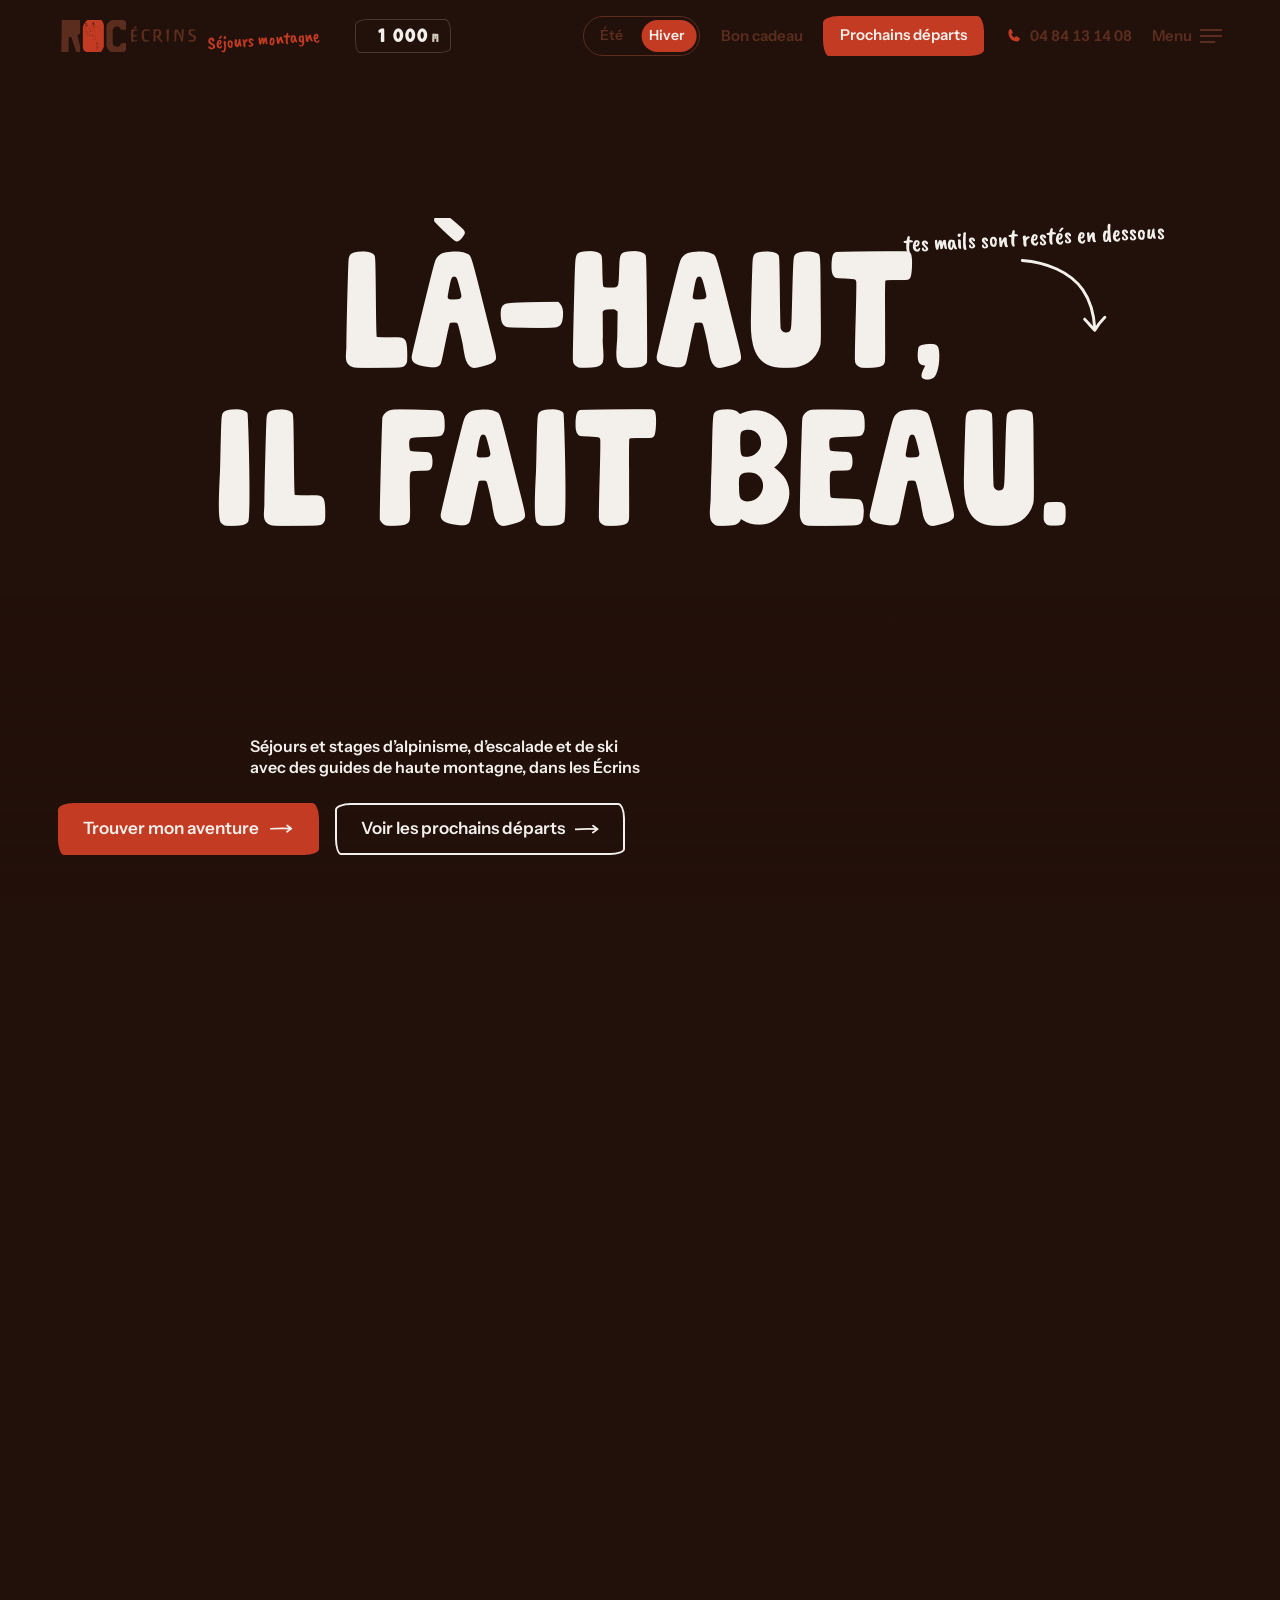
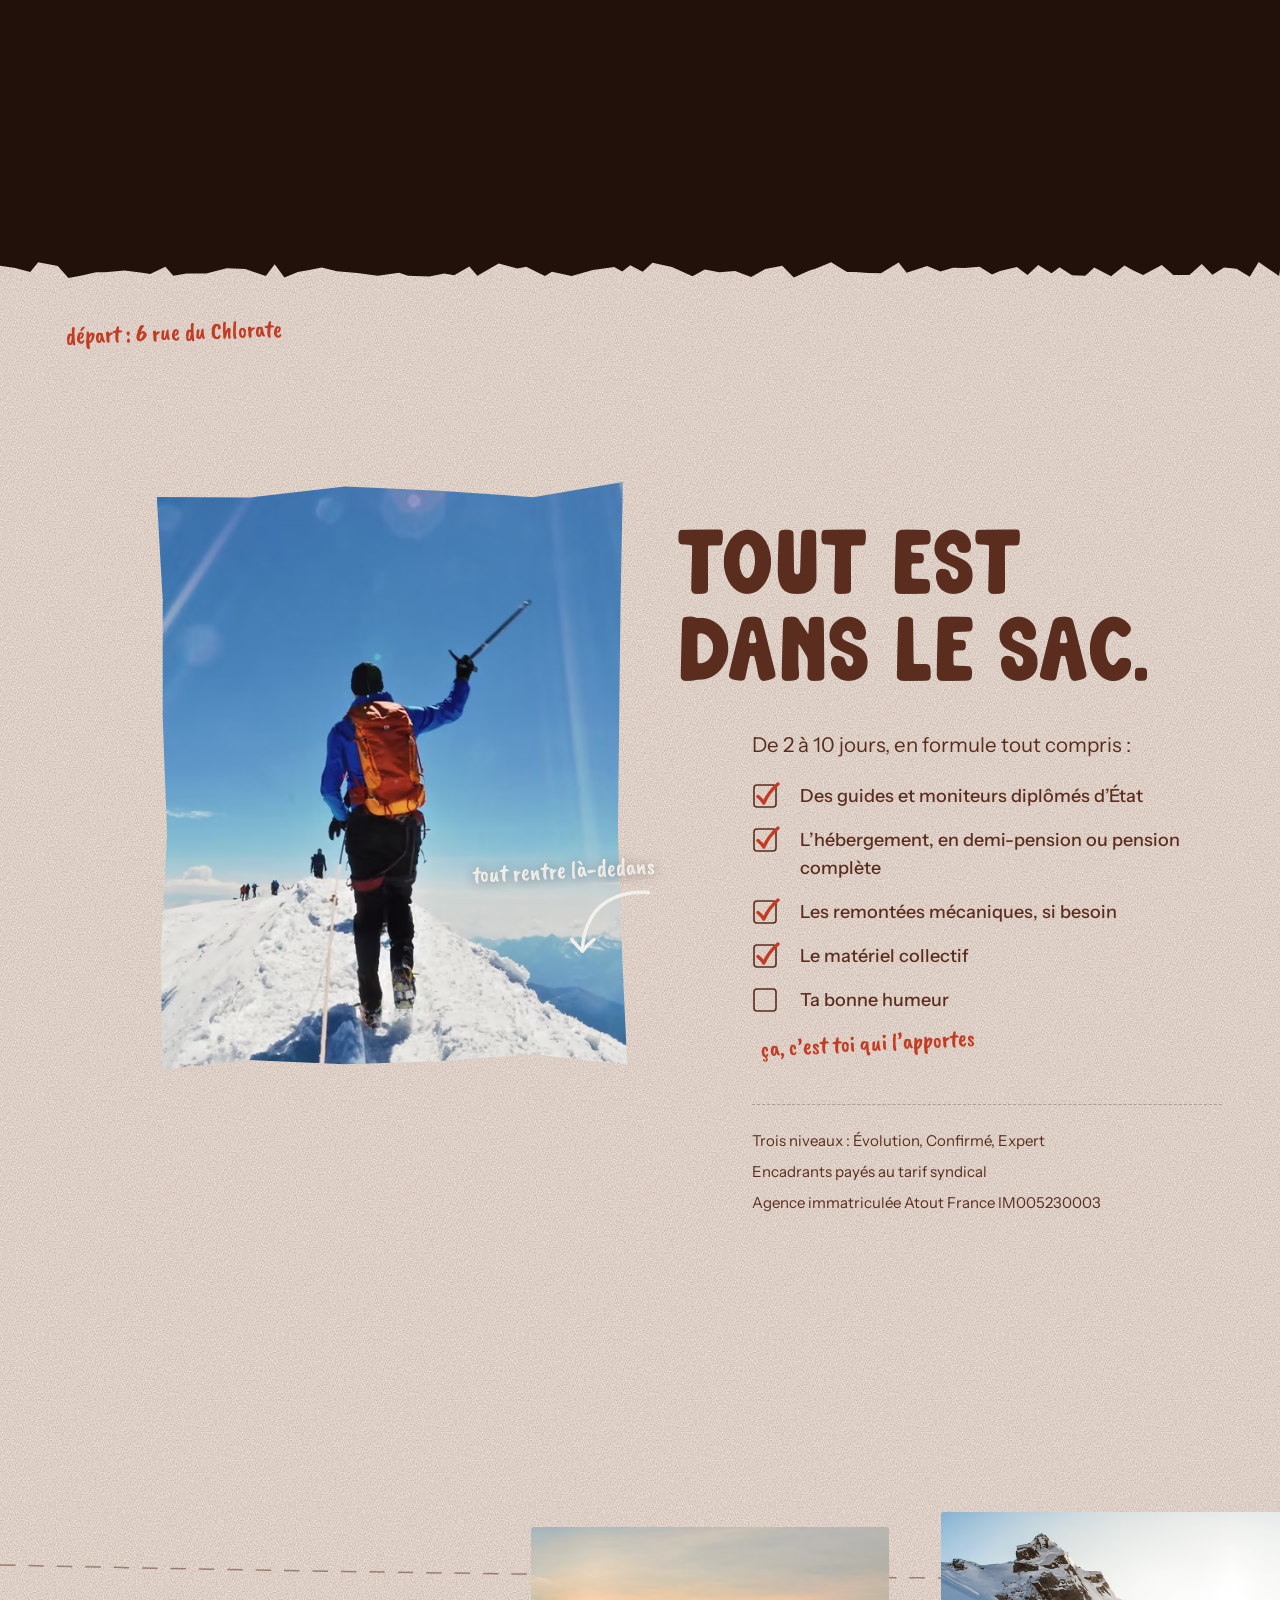
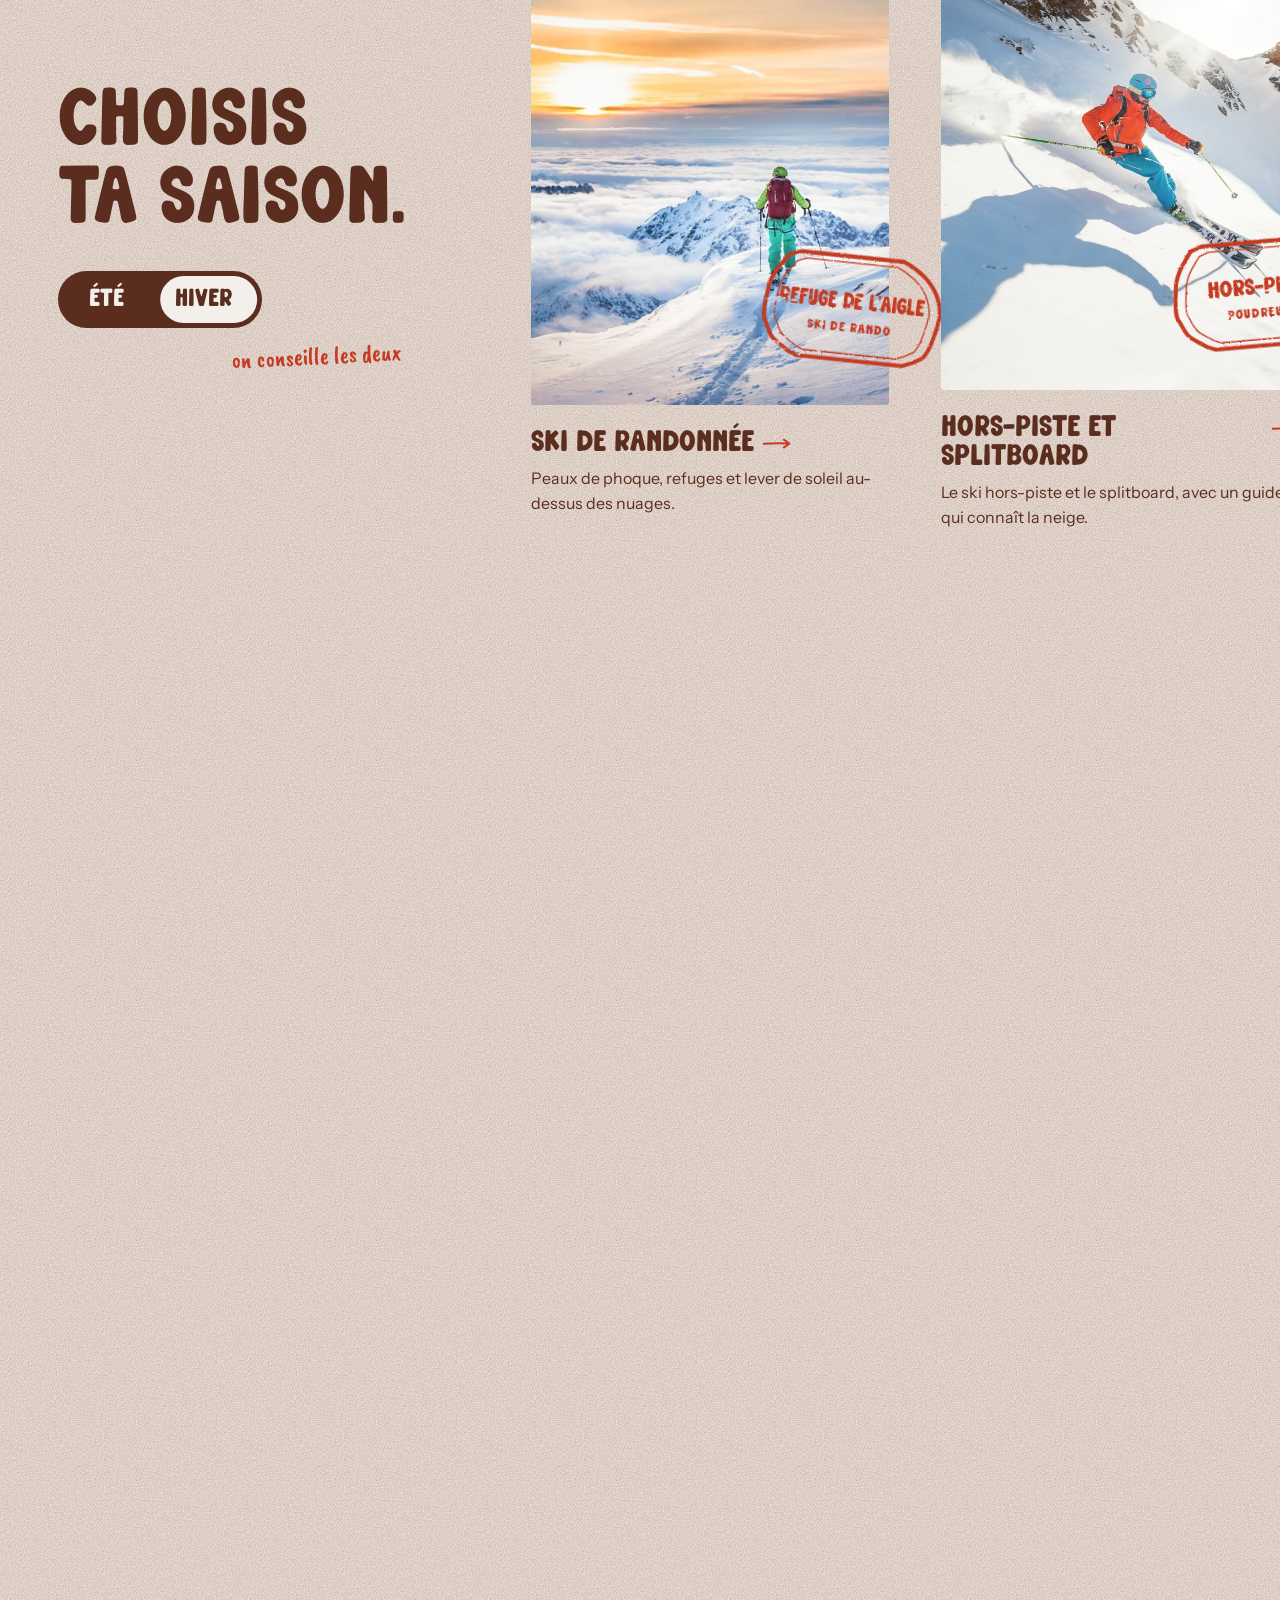
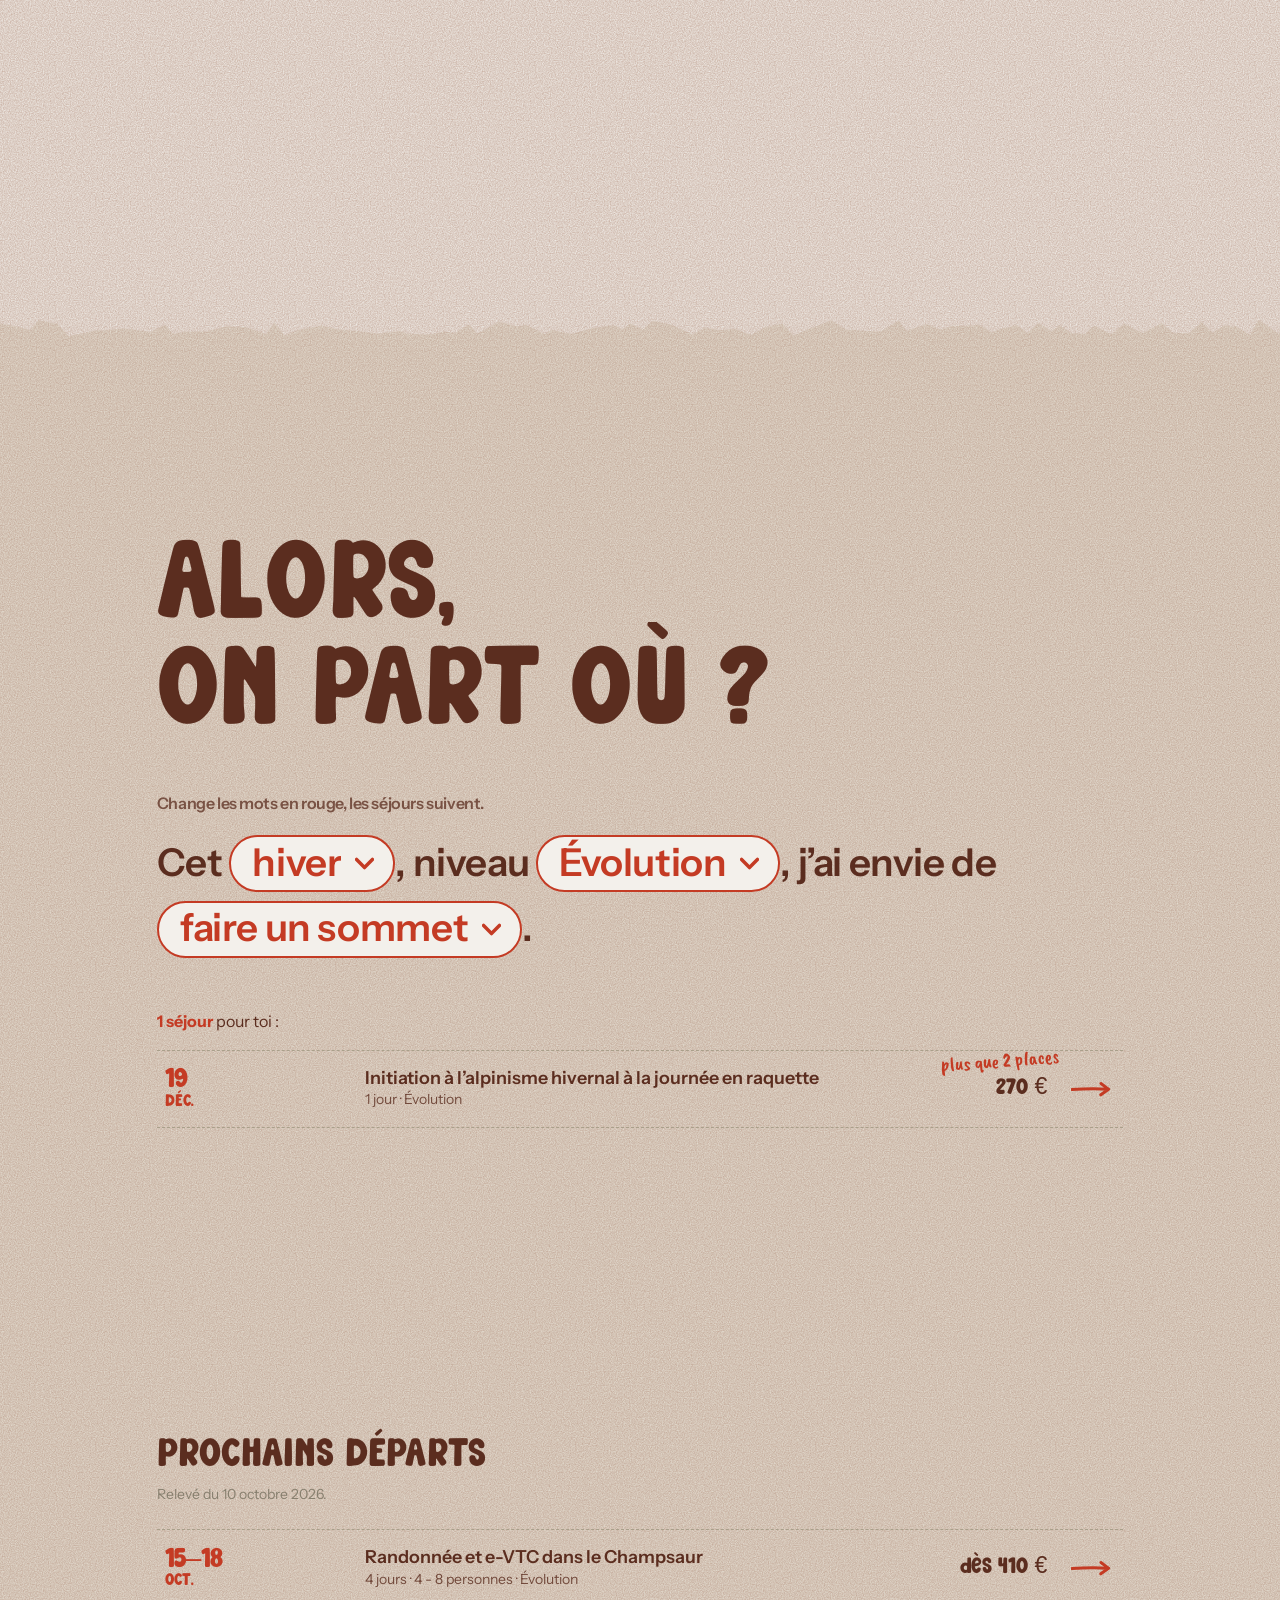
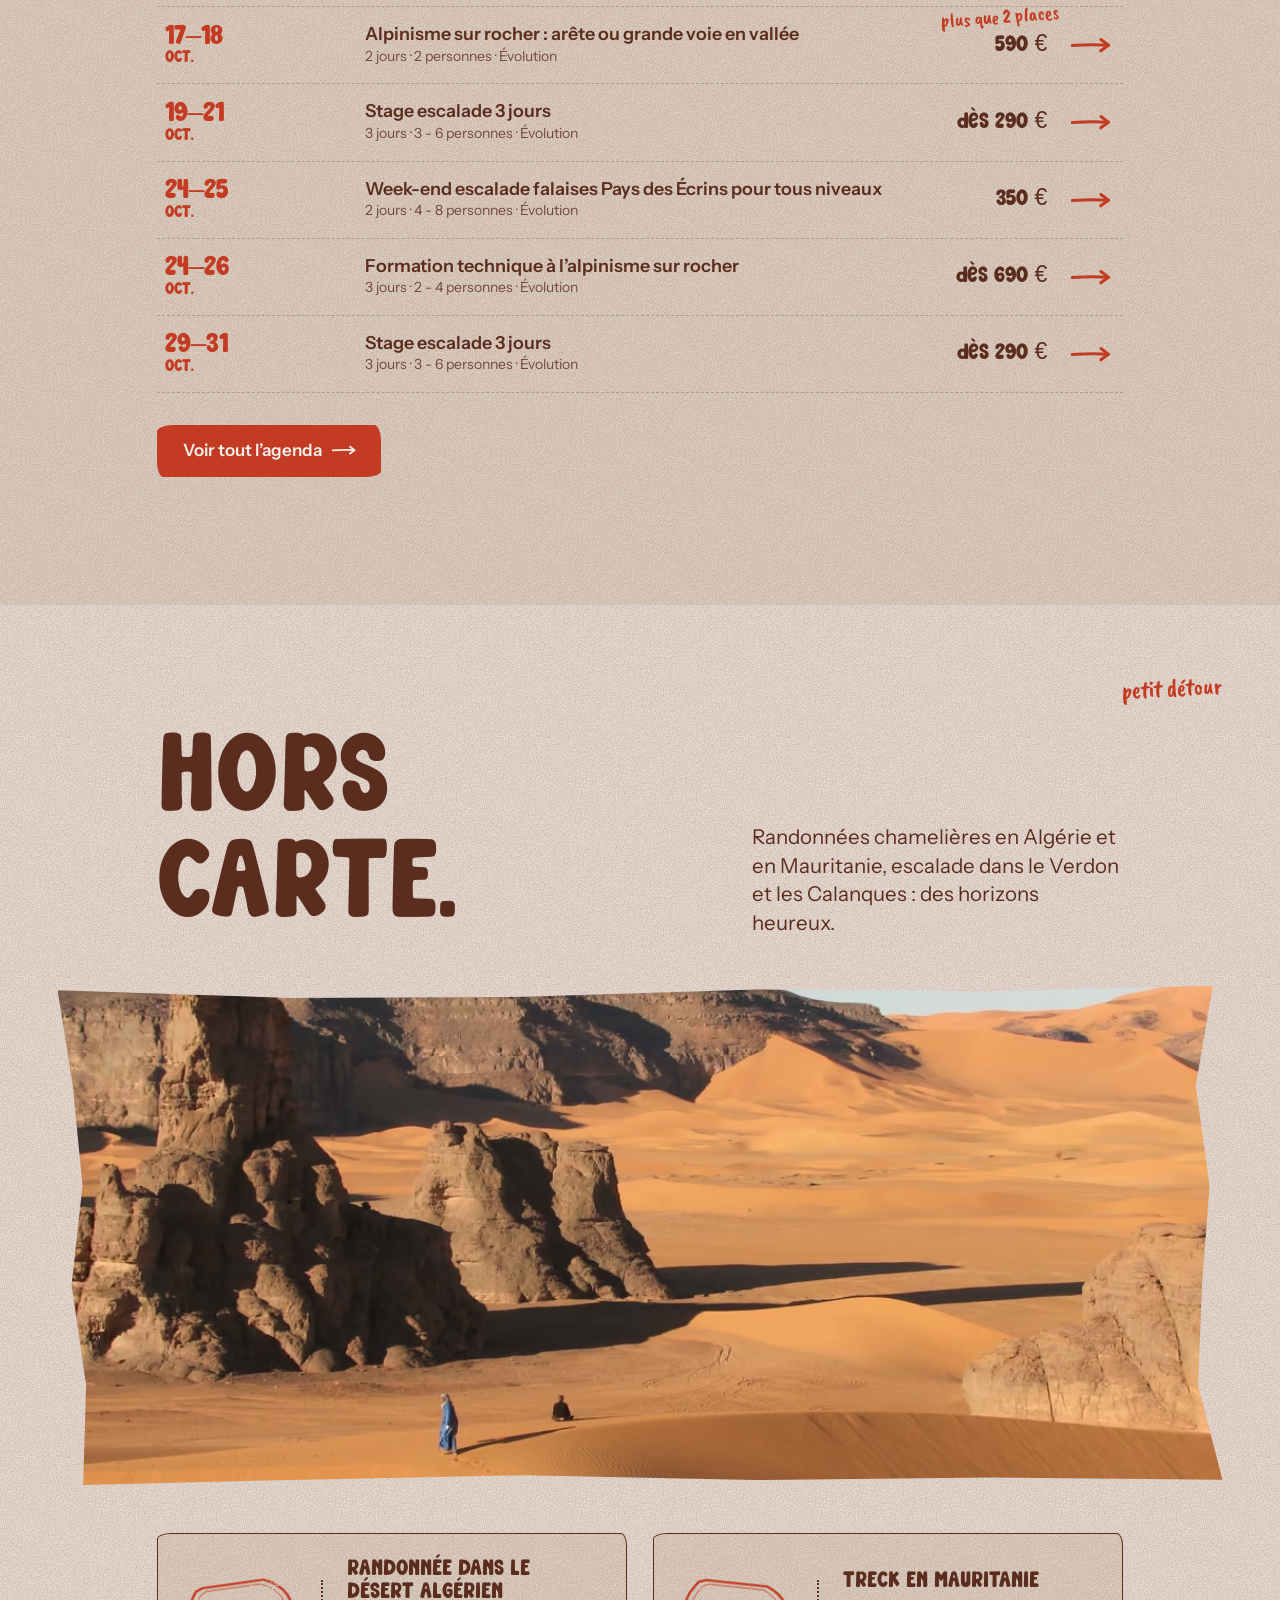
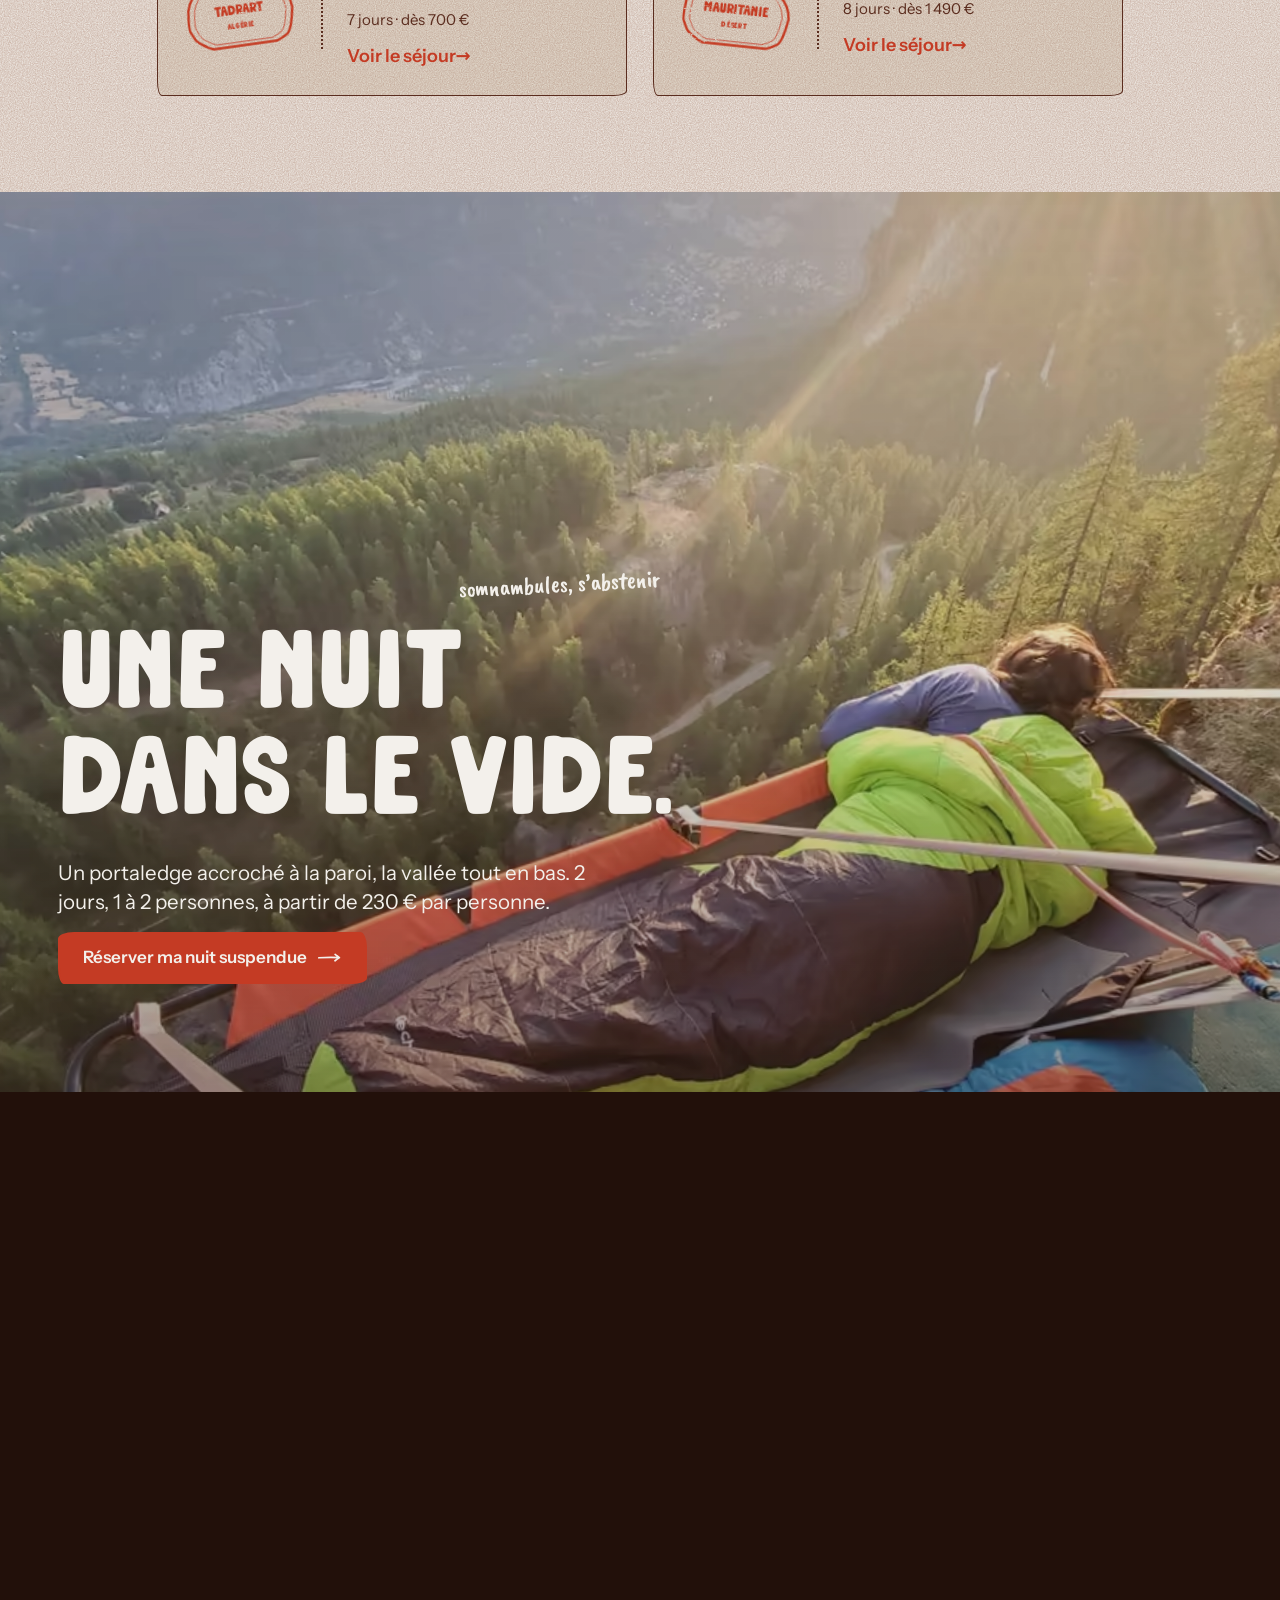
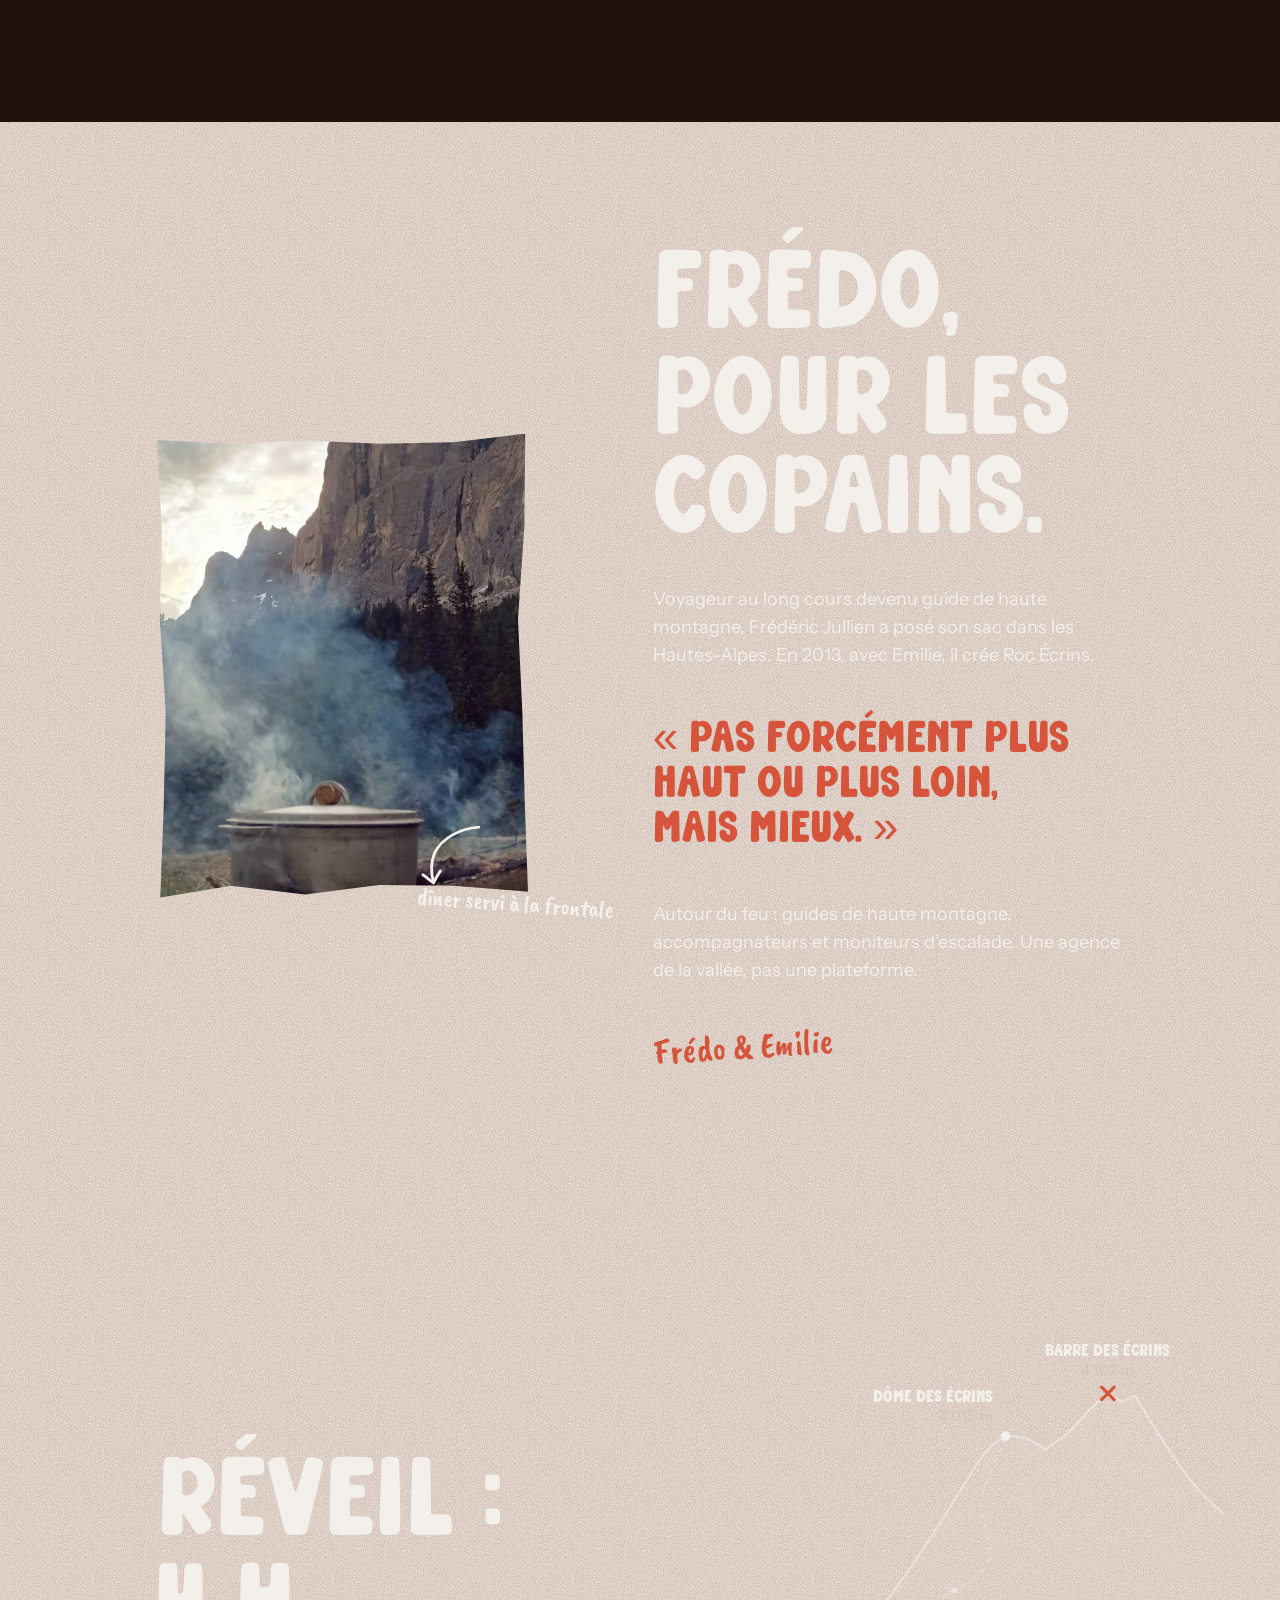
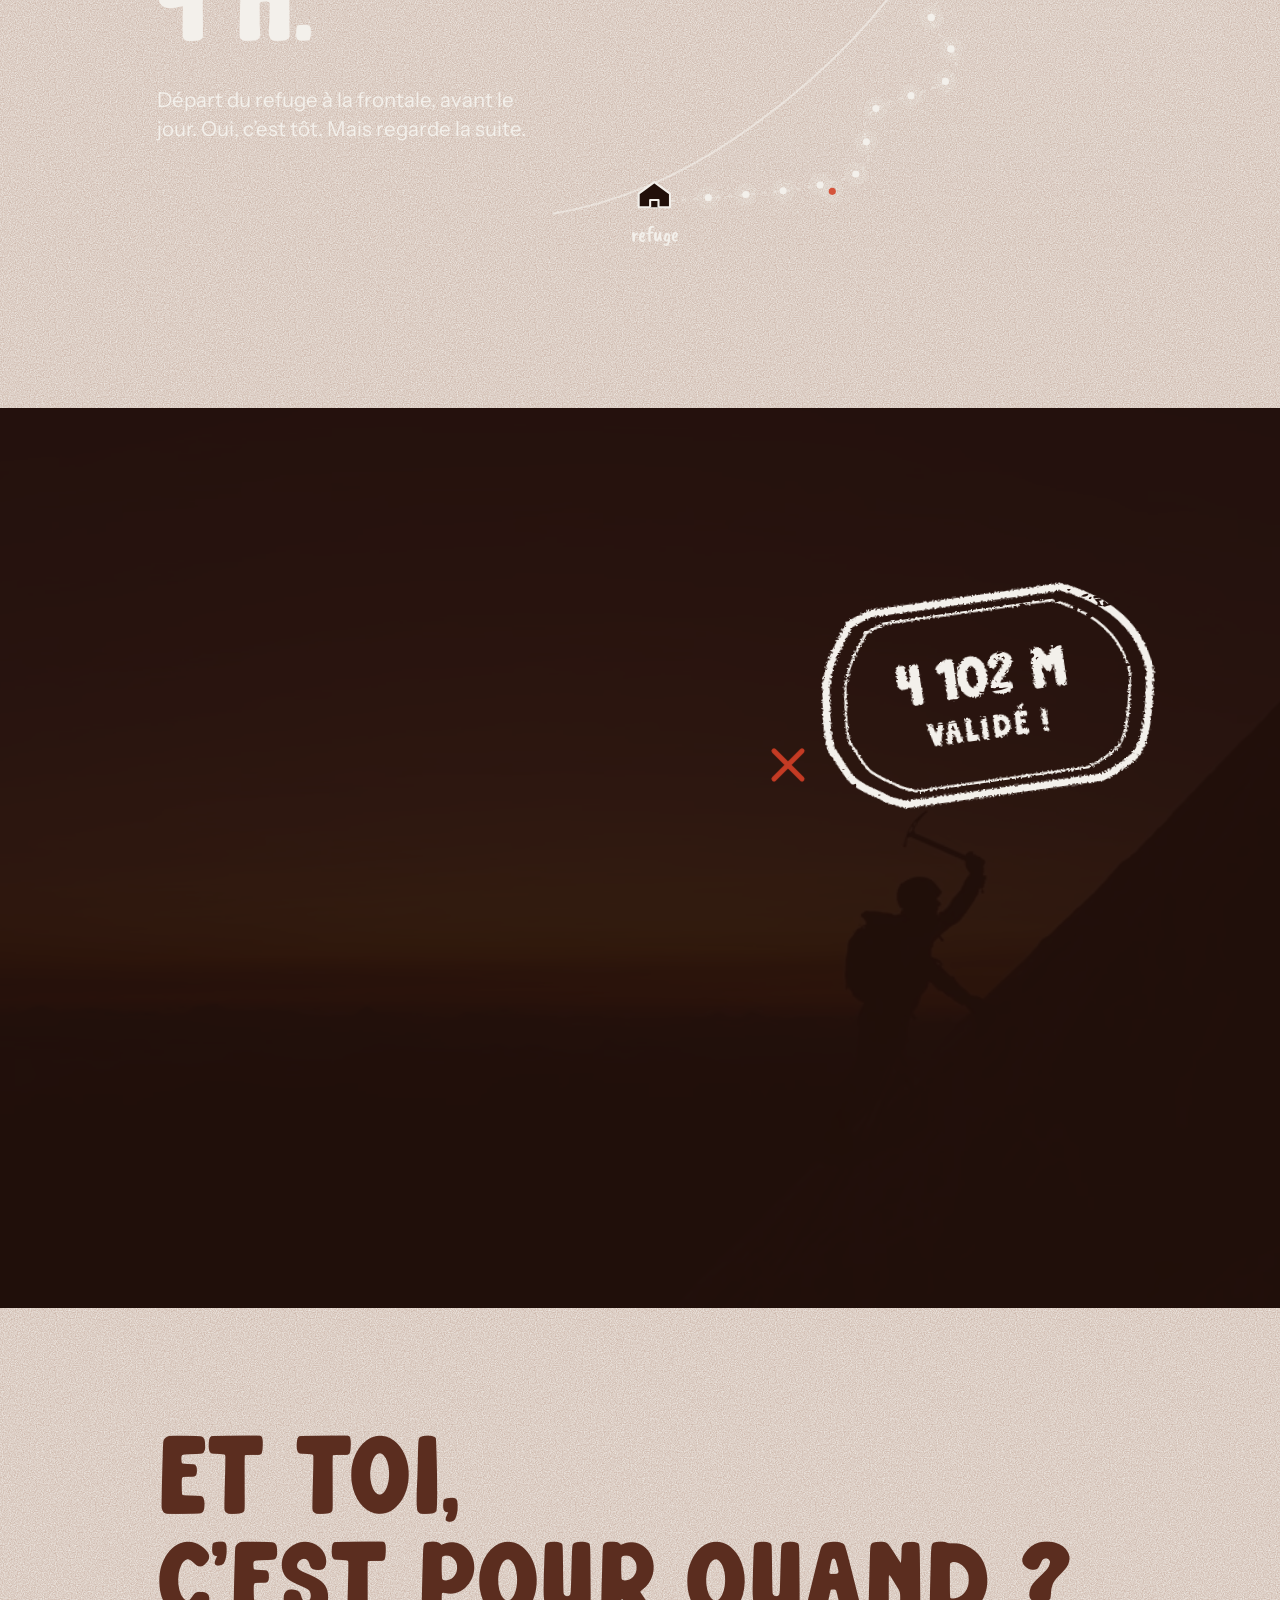
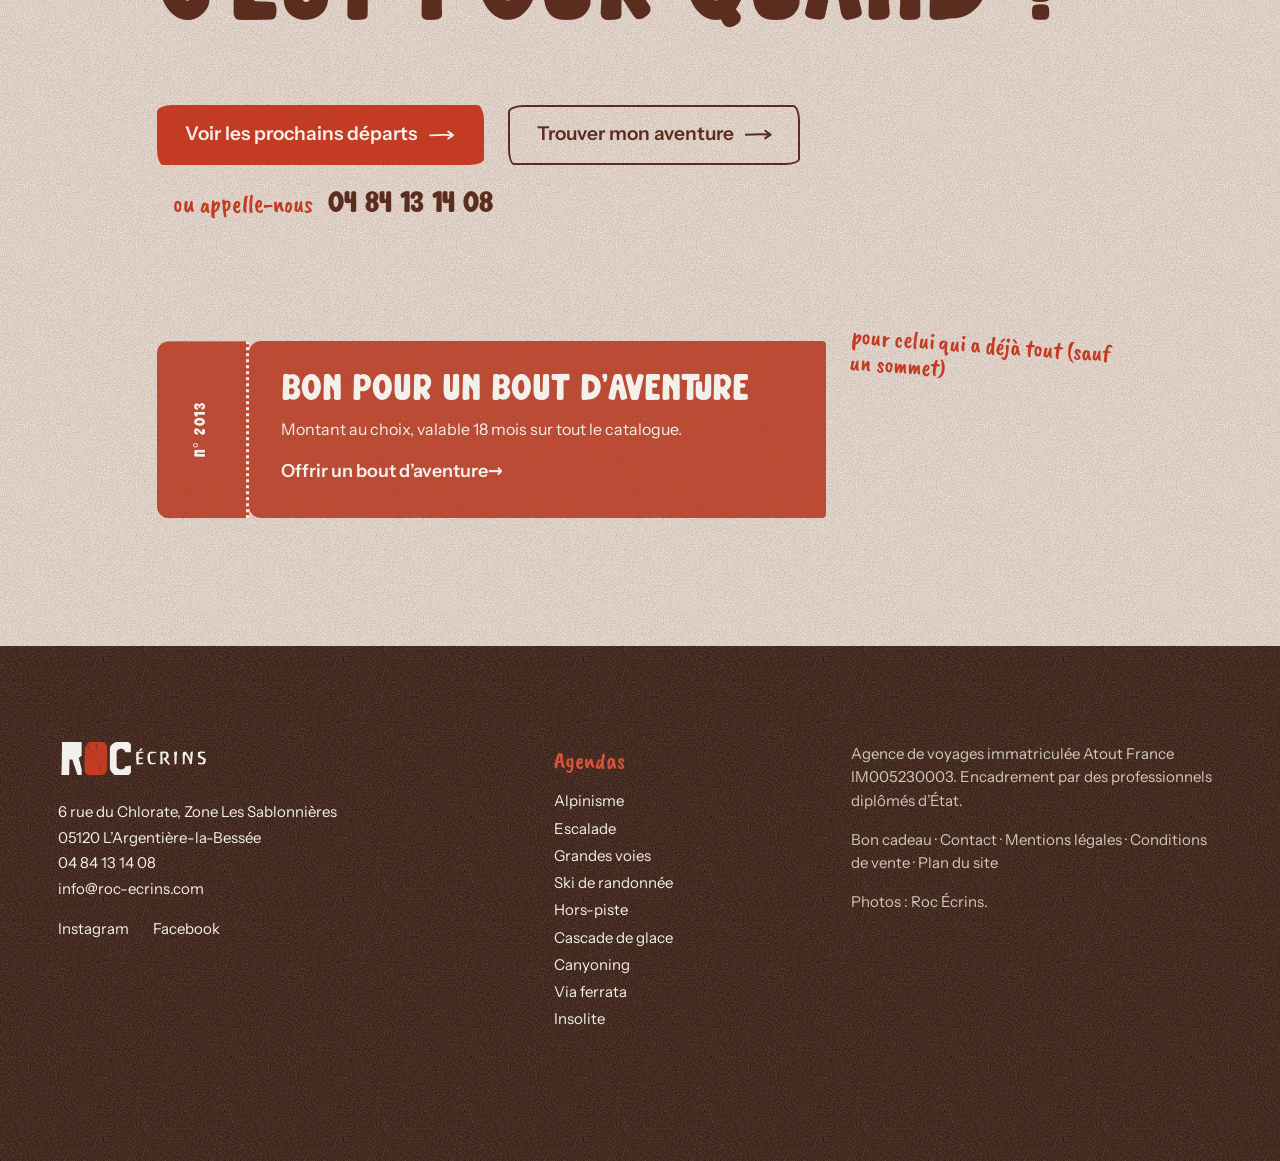
<file: index.html>
<!doctype html>
<html lang="fr" data-saison="ete">
<head>
<meta charset="utf-8">
<meta name="viewport" content="width=device-width, initial-scale=1, viewport-fit=cover">
<title>Roc Écrins · Séjours alpinisme, escalade et ski avec des guides, dans les Écrins</title>
<meta name="description" content="Nuit suspendue en portaledge, premier sommet, ski de rando au-dessus des nuages : des séjours de 2 à 10 jours, tout compris, avec des guides de haute montagne diplômés d'État. Départ de L'Argentière-la-Bessée.">
<link rel="canonical" href="https://www.roc-ecrins.com/">
<meta name="theme-color" content="#5B2D1F">
<meta property="og:type" content="website">
<meta property="og:locale" content="fr_FR">
<meta property="og:site_name" content="Roc Écrins">
<meta property="og:title" content="Roc Écrins · Là-haut, il fait beau.">
<meta property="og:description" content="Alpinisme, escalade, ski de rando, cascade de glace et nuits dans le vide, avec des guides de haute montagne. Séjours de 2 à 10 jours, tout compris.">
<meta property="og:url" content="https://www.roc-ecrins.com/">
<meta property="og:image" content="https://www.roc-ecrins.com/assets/img/og-roc-ecrins.jpg">
<meta property="og:image:width" content="1200">
<meta property="og:image:height" content="630">
<meta property="og:image:alt" content="Mer de nuages dorée au coucher du soleil au-dessus de la vallée de la Clarée, mélèzes au premier plan, et le titre « Là-haut, il fait beau. »">
<meta name="twitter:card" content="summary_large_image">
<link rel="icon" href="assets/img/favicon.svg" type="image/svg+xml">
<link rel="preload" href="assets/fonts/adventure.woff2" as="font" type="font/woff2" crossorigin>
<link rel="preload" href="assets/fonts/instrument-sans.woff2" as="font" type="font/woff2" crossorigin>
<link rel="preload" as="image" type="image/avif" imagesrcset="assets/img/hero-sky-1280.avif 1280w, assets/img/hero-sky-1920.avif 1920w, assets/img/hero-sky-2560.avif 2560w" imagesizes="max(100vw, 170.7vh)" media="(min-aspect-ratio: 1/1)" fetchpriority="high">
<link rel="preload" as="image" type="image/avif" imagesrcset="assets/img/hero-m-bg-720.avif 720w, assets/img/hero-m-bg-1080.avif 1080w" imagesizes="max(100vw, 85.3vh)" media="(max-aspect-ratio: 1/1)" fetchpriority="high">
<link rel="stylesheet" href="assets/css/main.css">
<script>
  // Saison par défaut : celle du calendrier (hiver de décembre à avril).
  (function () {
    var m = new Date().getMonth() + 1, d = document.documentElement;
    d.dataset.saison = (m === 12 || m <= 4) ? 'hiver' : 'ete';
    d.classList.add('js');
    if (matchMedia('(prefers-reduced-motion: reduce)').matches) d.classList.add('calme');
  })();
</script>
<script type="application/ld+json">
{
 "@context": "https://schema.org",
 "@type": "TravelAgency",
 "@id": "https://www.roc-ecrins.com/#agence",
 "name": "Roc Écrins",
 "alternateName": "ROC ÉCRINS – Séjours montagne",
 "url": "https://www.roc-ecrins.com/",
 "logo": "https://www.roc-ecrins.com/IMG/logo/rocoeccrins_couleurs_png300.png",
 "image": "https://www.roc-ecrins.com/assets/img/og-roc-ecrins.jpg",
 "description": "Agence de séjours montagne fondée par un guide de haute montagne : alpinisme, escalade, ski de randonnée, cascade de glace, canyoning et nuits insolites dans les Écrins, encadrés par des professionnels diplômés d'État.",
 "telephone": "+33 4 84 13 14 08",
 "email": "info@roc-ecrins.com",
 "foundingDate": "2013",
 "founder": [
  {
   "@type": "Person",
   "name": "Frédéric Jullien"
  },
  {
   "@type": "Person",
   "name": "Emilie"
  }
 ],
 "address": {
  "@type": "PostalAddress",
  "streetAddress": "6 rue du Chlorate, Zone Les Sablonnières",
  "postalCode": "05120",
  "addressLocality": "L'Argentière-la-Bessée",
  "addressRegion": "Hautes-Alpes",
  "addressCountry": "FR"
 },
 "areaServed": "Massif des Écrins",
 "identifier": {
  "@type": "PropertyValue",
  "propertyID": "Immatriculation Atout France",
  "value": "IM005230003"
 },
 "sameAs": [
  "https://www.instagram.com/rocecrins/",
  "https://www.facebook.com/Roc-Ecrins-1641914392703112/"
 ]
}
</script>
<script type="application/ld+json">
{
 "@context": "https://schema.org",
 "@type": "ItemList",
 "name": "Prochains départs",
 "itemListElement": [
  {
   "@type": "ListItem",
   "position": 1,
   "item": {
    "@type": [
     "Event",
     "TouristTrip"
    ],
    "name": "Randonnée et e-VTC dans le Champsaur",
    "url": "https://www.roc-ecrins.com/sortie/randonnee-et-e-vtc-dans-le-champsaur-sejour-15358.html",
    "startDate": "2026-10-15",
    "endDate": "2026-10-18",
    "eventStatus": "https://schema.org/EventScheduled",
    "eventAttendanceMode": "https://schema.org/OfflineEventAttendanceMode",
    "description": "4 jours, niveau Évolution, 4 - 8 personnes. Encadrement par des professionnels diplômés d'État.",
    "location": {
     "@type": "Place",
     "name": "Pays des Écrins",
     "address": {
      "@type": "PostalAddress",
      "addressLocality": "L'Argentière-la-Bessée",
      "postalCode": "05120",
      "addressCountry": "FR"
     }
    },
    "organizer": {
     "@id": "https://www.roc-ecrins.com/#agence"
    },
    "provider": {
     "@id": "https://www.roc-ecrins.com/#agence"
    },
    "offers": {
     "@type": "Offer",
     "price": "410",
     "priceCurrency": "EUR",
     "url": "https://www.roc-ecrins.com/sortie/randonnee-et-e-vtc-dans-le-champsaur-sejour-15358.html",
     "availability": "https://schema.org/InStock",
     "description": "Prix à partir de, par personne"
    },
    "audience": {
     "@type": "Audience",
     "audienceType": "Niveau Évolution"
    }
   }
  },
  {
   "@type": "ListItem",
   "position": 2,
   "item": {
    "@type": [
     "Event",
     "TouristTrip"
    ],
    "name": "Alpinisme sur rocher : arête ou grande voie en vallée",
    "url": "https://www.roc-ecrins.com/sortie/alpinisme-sur-rocher-arete-ou-grande-voie-en-vallee-sejour-15223.html",
    "startDate": "2026-10-17",
    "endDate": "2026-10-18",
    "eventStatus": "https://schema.org/EventScheduled",
    "eventAttendanceMode": "https://schema.org/OfflineEventAttendanceMode",
    "description": "2 jours, niveau Évolution, 2 personnes. Encadrement par des professionnels diplômés d'État.",
    "location": {
     "@type": "Place",
     "name": "Pays des Écrins",
     "address": {
      "@type": "PostalAddress",
      "addressLocality": "L'Argentière-la-Bessée",
      "postalCode": "05120",
      "addressCountry": "FR"
     }
    },
    "organizer": {
     "@id": "https://www.roc-ecrins.com/#agence"
    },
    "provider": {
     "@id": "https://www.roc-ecrins.com/#agence"
    },
    "offers": {
     "@type": "Offer",
     "price": "590",
     "priceCurrency": "EUR",
     "url": "https://www.roc-ecrins.com/sortie/alpinisme-sur-rocher-arete-ou-grande-voie-en-vallee-sejour-15223.html",
     "availability": "https://schema.org/InStock",
     "description": "Prix par personne"
    },
    "audience": {
     "@type": "Audience",
     "audienceType": "Niveau Évolution"
    }
   }
  },
  {
   "@type": "ListItem",
   "position": 3,
   "item": {
    "@type": [
     "Event",
     "TouristTrip"
    ],
    "name": "Stage escalade 3 jours",
    "url": "https://www.roc-ecrins.com/sortie/stage-escalade-3-jours-sejour-15939.html",
    "startDate": "2026-10-19",
    "endDate": "2026-10-21",
    "eventStatus": "https://schema.org/EventScheduled",
    "eventAttendanceMode": "https://schema.org/OfflineEventAttendanceMode",
    "description": "3 jours, niveau Évolution, 3 - 6 personnes. Encadrement par des professionnels diplômés d'État.",
    "location": {
     "@type": "Place",
     "name": "Pays des Écrins",
     "address": {
      "@type": "PostalAddress",
      "addressLocality": "L'Argentière-la-Bessée",
      "postalCode": "05120",
      "addressCountry": "FR"
     }
    },
    "organizer": {
     "@id": "https://www.roc-ecrins.com/#agence"
    },
    "provider": {
     "@id": "https://www.roc-ecrins.com/#agence"
    },
    "offers": {
     "@type": "Offer",
     "price": "290",
     "priceCurrency": "EUR",
     "url": "https://www.roc-ecrins.com/sortie/stage-escalade-3-jours-sejour-15939.html",
     "availability": "https://schema.org/InStock",
     "description": "Prix à partir de, par personne"
    },
    "audience": {
     "@type": "Audience",
     "audienceType": "Niveau Évolution"
    }
   }
  },
  {
   "@type": "ListItem",
   "position": 4,
   "item": {
    "@type": [
     "Event",
     "TouristTrip"
    ],
    "name": "Week-end escalade falaises Pays des Écrins pour tous niveaux",
    "url": "https://www.roc-ecrins.com/sortie/week-end-escalade-falaises-pays-des-ecrins-pour-tous-niveaux-sejour-15942.html",
    "startDate": "2026-10-24",
    "endDate": "2026-10-25",
    "eventStatus": "https://schema.org/EventScheduled",
    "eventAttendanceMode": "https://schema.org/OfflineEventAttendanceMode",
    "description": "2 jours, niveau Évolution, 4 - 8 personnes. Encadrement par des professionnels diplômés d'État.",
    "location": {
     "@type": "Place",
     "name": "Pays des Écrins",
     "address": {
      "@type": "PostalAddress",
      "addressLocality": "L'Argentière-la-Bessée",
      "postalCode": "05120",
      "addressCountry": "FR"
     }
    },
    "organizer": {
     "@id": "https://www.roc-ecrins.com/#agence"
    },
    "provider": {
     "@id": "https://www.roc-ecrins.com/#agence"
    },
    "offers": {
     "@type": "Offer",
     "price": "350",
     "priceCurrency": "EUR",
     "url": "https://www.roc-ecrins.com/sortie/week-end-escalade-falaises-pays-des-ecrins-pour-tous-niveaux-sejour-15942.html",
     "availability": "https://schema.org/InStock",
     "description": "Prix par personne"
    },
    "audience": {
     "@type": "Audience",
     "audienceType": "Niveau Évolution"
    }
   }
  },
  {
   "@type": "ListItem",
   "position": 5,
   "item": {
    "@type": [
     "Event",
     "TouristTrip"
    ],
    "name": "Formation technique à l’alpinisme sur rocher",
    "url": "https://www.roc-ecrins.com/sortie/formation-technique-a-l-alpinisme-sur-rocher-sejour-15074.html",
    "startDate": "2026-10-24",
    "endDate": "2026-10-26",
    "eventStatus": "https://schema.org/EventScheduled",
    "eventAttendanceMode": "https://schema.org/OfflineEventAttendanceMode",
    "description": "3 jours, niveau Évolution, 2 - 4 personnes. Encadrement par des professionnels diplômés d'État.",
    "location": {
     "@type": "Place",
     "name": "Pays des Écrins",
     "address": {
      "@type": "PostalAddress",
      "addressLocality": "L'Argentière-la-Bessée",
      "postalCode": "05120",
      "addressCountry": "FR"
     }
    },
    "organizer": {
     "@id": "https://www.roc-ecrins.com/#agence"
    },
    "provider": {
     "@id": "https://www.roc-ecrins.com/#agence"
    },
    "offers": {
     "@type": "Offer",
     "price": "690",
     "priceCurrency": "EUR",
     "url": "https://www.roc-ecrins.com/sortie/formation-technique-a-l-alpinisme-sur-rocher-sejour-15074.html",
     "availability": "https://schema.org/InStock",
     "description": "Prix à partir de, par personne"
    },
    "audience": {
     "@type": "Audience",
     "audienceType": "Niveau Évolution"
    }
   }
  },
  {
   "@type": "ListItem",
   "position": 6,
   "item": {
    "@type": [
     "Event",
     "TouristTrip"
    ],
    "name": "Stage escalade 3 jours",
    "url": "https://www.roc-ecrins.com/sortie/stage-escalade-3-jours-sejour-15940.html",
    "startDate": "2026-10-29",
    "endDate": "2026-10-31",
    "eventStatus": "https://schema.org/EventScheduled",
    "eventAttendanceMode": "https://schema.org/OfflineEventAttendanceMode",
    "description": "3 jours, niveau Évolution, 3 - 6 personnes. Encadrement par des professionnels diplômés d'État.",
    "location": {
     "@type": "Place",
     "name": "Pays des Écrins",
     "address": {
      "@type": "PostalAddress",
      "addressLocality": "L'Argentière-la-Bessée",
      "postalCode": "05120",
      "addressCountry": "FR"
     }
    },
    "organizer": {
     "@id": "https://www.roc-ecrins.com/#agence"
    },
    "provider": {
     "@id": "https://www.roc-ecrins.com/#agence"
    },
    "offers": {
     "@type": "Offer",
     "price": "290",
     "priceCurrency": "EUR",
     "url": "https://www.roc-ecrins.com/sortie/stage-escalade-3-jours-sejour-15940.html",
     "availability": "https://schema.org/InStock",
     "description": "Prix à partir de, par personne"
    },
    "audience": {
     "@type": "Audience",
     "audienceType": "Niveau Évolution"
    }
   }
  }
 ]
}
</script>
</head>
<body>
<a class="evitement" href="#contenu">Aller au contenu</a>
<svg class="defs" width="0" height="0" aria-hidden="true" focusable="false">
  <defs>
    <path id="o-contour" d="M44.42 7.59c-2.16-1.88-7.39-2.3-8.31-2.59-3.31.18-5.78 1.68-7.63 3.93a17 17 0 0 0-2.4 4.08v20.11c.32.94.6 1.73.8 2.23l1.6 1.16a13 13 0 0 0 4.4 2.2c3.13.35 6.36.92 7.4 0 3.45-1.5 3.04-1.48 5.09-4.55.24-.26.59-1.12.95-2.08v-20.6a16 16 0 0 0-1.9-3.89"/>
    <path id="o-taches" d="m-6.22 9.79c.16.06.03.47.07.67-.26-.17-.04-.26-.08-.68zm.07 1.76c-.14.19-.05-.6-.07-.84.14-.18.04.6.07.84zM38.2 22c.08-.33.08.33 0 0m0 .26c.08-.33.08.34 0 0m0-.75c-.1.62.05-.3 0 0m0-.27c.08-.33.08.34 0 0m-.45-11.19c.09-.33.09.33 0 0m0 .76c.09-.34.09.33 0 0m0 .26c.09-.33.09.34 0 0m0-.75c-.1.62.05-.3 0 0m-1.48-1.16v-.97q.16.04.2.32l.06.2a.2.2 0 0 1-.09.13.3.3 0 0 0-.1.29.3.3 0 0 0 .34.3l.22-.04v.84c0 .48 0 .9.04 1.37a.4.4 0 0 1-.19.07c-.13 0-.22-.15-.32-.3a1 1 0 0 0-.34-.37 5 5 0 0 0 .18-1.86zm0 2.97.06.05v.11l.03.08.02.07-.08-.1c-.08-.07-.1-.1-.04-.17zm.14 0h-.02a.3.3 0 0 1-.06-.27.1.1 0 0 1 .12-.08l.13.03a1 1 0 0 1-.03.21l-.05.21-.02-.03-.01-.02-.02-.02-.02-.02zm-.04 1.58h.05v-.05a2 2 0 0 1 0-.54 3 3 0 0 0 0-.53v-.07h.03l.05-.04v-.02l.01-.04.02.04a.7.7 0 0 1 .31.79.64.64 0 0 1-.59.55h-.12l-.01-.02a.4.4 0 0 1 .25-.09zm-.48 2.54c.27.03-.07.43 0 0m.33 3.56c.02.22-.15.22-.3.26.06-.26-.07-.3-.06-.5.26-.1.03.4.36.24zM35.1 9.85q.02-.32 0-.62h.03l.04-.03v-.02l.02-.03a.1.1 0 0 1 .12-.06h.02l.08.33v.04l-.05.03.06.09.02.42.06.14-.03.1q0 .1-.02.08v.11l.05.02-.05.17v.17l.03.07c.08.23.02.79-.17.86l.07-.49.07-.44h-.03v.05a1 1 0 0 1-.07.33l-.04-.04v.08c0 .01-.03.03-.04-.03q0-.01-.02-.05v-.05c-.17-.24-.16-.74-.15-1.22zm-.15 4.08.04-.19.1.05.07.05-.05.13a.4.4 0 0 0-.05.2l-.06-.01-.1-.04zm-1.27 4.2v.04l-.01-.03v-.03zm-.72 2.64a.09.09 0 0 1-.06-.17q.03.02.08.04c.02.07-.04.07-.02.13zm-.37-8.97v.04h-.02zm0 .09v.03l-.02-.03q-.01-.02.02 0zm-.29.95v.03h-.02zm0 .08v.03l-.02-.02q0-.03.03-.01zm.12 1.76a.6.6 0 0 1 .35.14l.05.03c-.29.24-.15.53 0 .79l.07.14h-.11a.6.6 0 0 1-.41-.18l-.05-.03v-.29a2 2 0 0 0-.04-.6zm.26 2.86.16.05q-.08.13-.32.16l-.22.07a.6.6 0 0 1 0-.34 1 1 0 0 1 .38.07zm-.17-1.32.02-.06h.02v.04c.02.07 0 .2-.03.03zm.32-.07-.12-.04-.09-.03-.14.06q0-.04.03-.1l.04-.08h.11v.02c0 .06.05.07.06.07l.05-.03h.07zm-.55.7.05.03a.2.2 0 0 1-.08.12l.03-.13zm-.05.27h.04v.02q-.01.04-.05.07l.02-.03zm-.74-1.68v.02l-.01.01v.04q-.03 0-.04-.06zm0 3.83v.1q-.08-.02-.08-.1zm-.47-2.29v.04q-.03.01-.03-.06h.05zM31 15.07v.08a.1.1 0 0 1-.08-.04l.08-.06zm-.16 3.73.16.03v.23c-.1-.05-.22-.17-.16-.28zm-.6-8.28v.04h-.01c-.02 0 .01-.05.02-.05zm0 .08v.03zq-.02-.02.02-.01zm-.18 1.26h.02a.2.2 0 0 0 .17-.12q.05-.09.12-.1c.06 0 .11.12.16.24a1 1 0 0 0 .17.29.2.2 0 0 1-.06.16l-.07.1-.17-.02a.2.2 0 0 0-.18 0l-.03-.08a.3.3 0 0 0-.1-.15v-.08a.1.1 0 0 0-.06-.03.08.08 0 0 0-.1.09l.03.03-.02.03h.04v.09l-.04-.02-.1-.03h-.05v.03l.05.36.05.26h-.11v-.2h-.03a1 1 0 0 0-.24-.04.4.4 0 0 1-.26-.06.3.3 0 0 1-.05-.23c.1-.1.11-.1.23-.04.09-.01.12-.1.14-.16l.03-.07v-.04c-.04-.08-.09-.19-.22-.19a.24.24 0 0 1 .26-.18.5.5 0 0 1 .37.14zM29 11q.04-.17.16-.22a.4.4 0 0 1 .03.23l-.01.1.07-.07a.3.3 0 0 1 .15-.04c.1-.02.23-.05.24-.2q0-.06-.07-.07h-.09l-.1.02q-.06 0-.07-.03a.2.2 0 0 1 .11-.25.3.3 0 0 0 .13-.16q-.05-.14-.16-.11h-.12a.5.5 0 0 1 .07-.3l.06-.13c.25-.06.3.32.34.6l.05.27a.5.5 0 0 0-.1.26.4.4 0 0 1-.06.21l-.02.02v.02c0 .02.03.08.09.08q.06 0 .09-.06l.04-.04a.1.1 0 0 0-.02.1l.06.04a.33.33 0 0 1-.36.27 1 1 0 0 0 .03-.24v-.04h-.04a.1.1 0 0 0-.1.06v-.12h-.03a1 1 0 0 0-.26.17l-.11.09-.02-.36L29 11zm.04 3.09v.35-.15q-.02-.16 0-.22zm-.53-.87.02-.07a.3.3 0 0 1 .2-.04h.04a2 2 0 0 1 .09.36c-.19-.02-.27-.13-.34-.26zm.29 1.13a.2.2 0 0 1-.03.12l-.02-.06v-.02a.1.1 0 0 1 .05-.06zm-.38-2.43.1.05.06.07a.8.8 0 0 1-.03.59.8.8 0 0 1-.12-.73zm.28-.23a.2.2 0 0 1 .2.07.2.2 0 0 1-.02.19h-.02q-.14 0-.15-.26zm.2-.2v.03h-.19v-.33a.4.4 0 0 0-.1-.2.2.2 0 0 0-.2-.08q.02-.1.15-.14l.15-.08.08.08q0 .02.03.05l.03.07.02.03.04.16v.39zm-.02-.7h-.01l-.03-.07-.03-.14v-.03h.08a.3.3 0 0 1 0 .23zm-.66-1.13v.02q.02.09.1.12h.03l.17-.06a1 1 0 0 0 .21-.1s.02.03.02.03v.04s.04 0 .05-.05a.6.6 0 0 1-.06.43.5.5 0 0 1-.42.2.4.4 0 0 1-.36-.18q-.03-.22.27-.46zm-.46 3.77v.04a.1.1 0 0 1 .11.04.2.2 0 0 1 .04.11.14.14 0 0 1-.15.15v.03h-.02zm.4 2.94v-.03.02l-.02.01zm.01.05-.01-.03q-.02-.01.01 0zm0-.09h-.01c-.02 0 .01-.02.01-.02zm-.15-.86.05-.06a.3.3 0 0 0 .08-.3l-.2-.14a.6.6 0 0 1-.29-.3l.07.02c.1 0 .13-.1.17-.2q.05-.16.13-.18a.3.3 0 0 0-.05.26.5.5 0 0 0 .37.4h.03v-.03l.11-.2a.5.5 0 0 1 .18-.25l.04-.01v.08a1 1 0 0 1 .06.48.3.3 0 0 0-.37.05.3.3 0 0 0 .02.22l.02.08q-.06.01-.1.04a.4.4 0 0 1-.33.04zm.69 1.72v.05h.01v.04s-.02 0-.03-.05q.03-.07.05-.06v.03h-.01zm-.1-.45q-.02.02-.03-.06h.06v.02h-.02zm.1.22h.02l-.01.03v.09l-.07-.04-.05-.04.1-.04zm-.16.62v.04h-.02v.04h-.05v-.15h.04l.02.07zm.68.92q-.06.2-.2.21-.1 0-.17-.14c0-.13.08-.16.18-.21l.16-.1a.3.3 0 0 1 .02.24zm.03-.45q-.05 0-.08-.06a.2.2 0 0 0-.13-.1c-.16 0-.19.15-.21.26q-.03.18-.12.21v-.06l-.02-.06-.03-.06v-.04l-.04.01-.06.03-.02.03v.08a.4.4 0 0 1-.1-.38.7.7 0 0 1 .57-.38.3.3 0 0 1 .22.1.5.5 0 0 1 0 .42zm-.03-4.32a.4.4 0 0 1 .07-.31l.05-.14c.02-.18-.1-.21-.19-.24s-.1-.03-.12-.06h.08c.2 0 .66.03.76.31a.3.3 0 0 0-.21.08.3.3 0 0 0-.07.25q-.03.02-.04-.06-.01-.1-.12-.11h-.05a.2.2 0 0 0 .05.35h-.03l-.14-.05zm.16 2.83a.3.3 0 0 0 .06.23q.07.09 0 .17h-.1a.7.7 0 0 1 .03-.4zm.02 4.17c.2.08.06.32.12.5a.6.6 0 0 1-.13-.5zm0-4.22.04-.11a.3.3 0 0 0 .2-.07.4.4 0 0 0 .46.24.5.5 0 0 1-.28.16v-.1a.4.4 0 0 0-.2-.25h-.03l-.02.02-.06.03a.2.2 0 0 0-.12.08zm.74 4.3q-.15-.17-.32-.32c0-.07.07-.06.08-.11a.5.5 0 0 1 .24.42m-.37-.92c-.07 0-.06-.13-.02-.16.07 0 .06.14.02.16m-.16.24q-.07-.01-.06-.1a.06.06 0 0 1 .06.1zm.15 1.89a.1.1 0 0 1-.09-.16.1.1 0 0 1 .09.17zm.03-.57c-.12 0-.1-.1-.1-.2.13 0 .15.08.18.16q-.04.03-.08.07zm.13.27q0-.1.03-.15c.09 0 .07.19-.03.17zm.14.47c-.19-.06.05-.24.02-.38.12.1-.01.28-.02.4zm.17-2.46a.1.1 0 0 1-.1-.17c.1.01.1.09.1.18zm.1 5.15c.08-.29.08.3 0 0m.08-5.91c-.15.04-.16-.14-.1-.2.11 0 .09.12.09.21zm-.09-2.88v.04h-.02v-.47.04q.04 0 .08.07l.03.17c0 .04-.01.16-.09.16zm.12-2.44v-.04l-.03-.03v-.06h.01v-.04l-.01-.03.05-.04q.05 0 .12.07a.4.4 0 0 0 .2.12.1.1 0 0 0-.08.07.1.1 0 0 0-.09-.04l-.12.03zm.17 5.12-.02-.06-.01.04a2 2 0 0 0-.05-.39 1 1 0 0 1-.03-.23 1 1 0 0 1 .1.53h.03l.02.02.03.03c.15.15.04.35.02.62a.4.4 0 0 1-.2.07c0-.17.12-.38.11-.59v-.02zm.1 1.03h-.08q0-.06.03-.1c0-.02.05.06.05.1zm-.19 1.6h.08l.08.27a.18.18 0 0 1-.16-.25zm.13 3.18c-.2-.23.23-.12 0 0 .21.25-.22.14.01.02zm.03-3.06q-.02-.1.02-.17c.1 0 .12.22-.02.19zm.13.3c-.07 0-.06-.1-.03-.12.04-.02.06.12.03.14zm.16 1.51c.07.4-.2.09 0 0m-.15-3.18c-.12-.1.15-.26.2-.1-.13.04-.15.03-.2.13zm.16-1.98-.03-.01a.2.2 0 0 1 .07-.15.2.2 0 0 1 .12-.08s.04 0 .06.05q-.06-.01-.09.07c0 .05-.02.02-.04.04 0 .02-.06.11-.09.11zm.17 1.95c-.1 0-.07-.05-.05-.1a.07.07 0 0 1 .05.13zm.03.44v-.2c.1.02.12.24.01.22zM31.14 19q.14.02.13.17-.14.03-.13-.14zm.14 2.48.18-.01a.3.3 0 0 1 .06.16q-.21 0-.24-.12zm.3-.05a.12.12 0 0 1-.1-.19c.08.07.16.13.1.23zm.22.6c-.13.02-.1-.1-.05-.13s.05.1.05.15zm.05-.88c-.43.1-.04-.43 0 0m.15.8c0 .08.08.08.06.18-.13 0-.14-.08-.15-.16-.02-.09.1-.02.1-.09-.07-.18-.13-.32.03-.44-.05-.1-.2-.23-.11-.4.16.08.15.3.39.3v.34c-.2.04-.2.2-.32.28zm.27-1.77c-.08 0-.05-.08-.06-.14.05 0 .05.02.08.02.01.08-.04.08-.04.14zm-.09-.45c-.1.02-.06.15-.22.13-.05-.03-.03-.1-.03-.17.14-.07.22.03.37 0a.5.5 0 0 1 0 .3 1 1 0 0 1-.13-.24zm.17-.18c-.16-.04-.33-.17-.48-.04 0-.05-.05-.05-.03-.1.06-.05.05-.04.15-.03q-.01-.1.02-.15c.07.02.06.1.11.13.13-.06.05-.27.25-.27.1.12-.1.27.05.32-.03.06-.03.13-.08.16zm.08.19c-.02-.06.04-.05.03-.1.08-.01.06.16-.03.12zm.11 2.14c0-.07-.04-.1 0-.16.08.01.11.2 0 .18zm.11-.4c-.12.02-.13-.07-.15-.14l.13-.02c.03.04.01.12.02.18zm-.1-1.16a1.4 1.4 0 0 1 .12.6.45.45 0 0 1-.13-.58zm.57 1.6c-.06.04-.18.03-.2.1-.26-.02-.23-.42-.14-.53.08-.02.07.05.13.05.03.11-.07.2 0 .27.08 0 .05-.06.12-.04.04.06.1.08.08.18zm-.04-.72c-.22 0 .06-.33.1-.15-.13-.01-.05.15-.11.17zm.02-.9c-.05.04 0 .16-.04.21-.08-.05-.06-.19-.13-.24.07-.08.31-.13.3.05a.2.2 0 0 1-.13 0zm.11-2.03-.15.06a.8.8 0 0 0-.07-.65q.05-.14.19-.16a.3.3 0 0 1 .18.1.7.7 0 0 1 .16.48.5.5 0 0 1-.31.2zm.32-.82a.3.3 0 0 1-.13-.26h.11a.13.13 0 0 0 .1.14q.05 0 .05.05a.1.1 0 0 0-.1.03l-.04.06zm.14.88a.2.2 0 0 0-.1.07.3.3 0 0 1 .07-.2l.04.04a.06.06 0 0 1 .03.09l-.05.02zm.28-6.06h-.06l.02-.07a.4.4 0 0 0 .03-.22.1.1 0 0 1 .08.04l.03.1q0 .14-.08.17zm.26.85a.5.5 0 0 1 .3.08q-.05.35-.5.23l-.03-.1a.3.3 0 0 1-.02-.17 1 1 0 0 1 .25-.02zm-.1 4.71V18h-.14v-.15zm-.14 3.75a.5.5 0 0 1 .45.37c-.27.02-.32-.22-.45-.37zm.58-2.72c.03.23-.1.29-.13.44-.08 0-.06-.12-.13-.14.05-.15.2-.17.27-.3-.08-.3.18 0-.01 0zm-.07-1.83c0-.31.37-.23.52-.37.03.36-.22.4-.52.37zM35 21.3c0-.1.11-.07.19-.08-.03.1-.12.07-.2.08zm.38-5a.4.4 0 0 1 .13.37c-.12 0-.14.09-.27.07.07-.13.19-.18.14-.44zm.32 6.09c-.12 0-.14-.1-.27-.08.02-.1.11-.11.13-.22q.18.05.13.3zm.01-.07c.09-.34.09.33 0 0m.07.59c.03-.34.13-.59.15-.93-.09-.02-.15-.13-.15.09-.42-.09.09-.72-.21-.76l.04-.06-.04-.19h.13c.1-.26-.02-.46.08-.84a4 4 0 0 1 .13 1.34l.04.02-.04.03.02.37c.12.19.06.87-.15.94zm.6 1.96c.02.33-.12.63 0 .92-.38-.07-.19-.58-.2-.98.17 0 .32-.37.45-.06.03.25-.18-.05-.25.13zm.3.17c.15 0-.05.24 0 0m-.28-2.65c.04-.07.15-.07.13-.22.03.13.3 0 .32.15.05.28-.4.14-.45.08zm.27-6.53c-.07-.32.24-.22.26-.44.14.14 0 .57-.28.44zm.72 4.17c.05-.33-.06.5 0 0m.37-8.65c.13.21.1 1.41 0 1.35v-.27a1.2 1.2 0 0 1-.02-1.07zm-.08 2.44a3 3 0 0 0 .08-.84c.12.1.12 1.91 0 2.01-.04-.37.05-.92-.09-1.17zm.08 1.43c.13-.23.05.5.07.67-.14.23-.07-.49-.09-.67zm0 1.17c.08-.33.08.34 0 0m.08 14.82c.04-.34-.06.5 0 0m-.03-8.92c.16-.28.1.25 0 0m.39 5.3c.08-.33.08.33 0 0m.07-.5c-.13.22-.05-.5-.07-.68.12-.22.05.5.07.67zm-.07-.93c-.03-.38.07-.92-.08-1.18a3 3 0 0 0 .08-.84c.11.1.11 1.92 0 2.02zm0-2.27v-.25a1.2 1.2 0 0 1 0-1.1c.14.23.1 1.42 0 1.35zm4.5 8.88v.05h-.02v-.05zm0 .06v.03l-.02-.03q0-.02 0 0zm-.22.73zm-.38-22.78c.11.04.02.32.05.46-.19-.11-.03-.17-.06-.46zm.05 1.21c-.1.12-.03-.42-.05-.58.09-.12.02.43.04.58zm-.05 1.96c.06-.23.06.23 0 0m0 .17c.06-.22.06.23 0 0m0-.53c.03-.2-.08.43 0 0m0-.17c.06-.23.06.23 0 0m-.7 21.88c.12-.16.13.12 0 0m.1 1.42v.03q-.04.01-.04-.04h.04zm-.38-8.15v.04q-.06 0 0-.02zm-.06.84v-.14h.04l.02.1.02.1a.1.1 0 0 0-.1.03l.01-.08zm-.14.58.04-.02.08-.02h.04l.09.02q0 .04-.03.05a.1.1 0 0 0-.06.08.2.2 0 0 1-.11-.06zm-.05 0q-.05-.02 0-.05a.03.03 0 0 1 0 .05zm0 1.8q0-.03.02-.03v.04h-.02zm.02.03v.03l-.02-.02c-.01-.03 0 0 .01 0zm-.04-2.74a.3.3 0 0 0-.19.09.4.4 0 0 0-.09.3h-.02l-.07.03v.14a.3.3 0 0 0 0 .16.4.4 0 0 0-.1.24h-.15a.4.4 0 0 0-.07-.2.5.5 0 0 1-.08-.29.1.1 0 0 1 .04.08v.04h.04l.06-.03h.03v-.02a.4.4 0 0 0 .06-.31h.17v-.21a.2.2 0 0 0 0-.15l-.03-.03h.05l.04-.02a.6.6 0 0 1 .33.18zm-.5 3.26v-.03h-.03l-.06.02v-.07h-.03a1 1 0 0 0-.21.13.4.4 0 0 1-.29.12v-.17c.15 0 .19-.12.22-.22q.05-.14.11-.16a.3.3 0 0 1 .02.16l-.01.1.07-.06.11-.04c.08 0 .19-.03.2-.16a.1.1 0 0 0-.07-.05h-.14l-.05-.01a.2.2 0 0 1 .08-.18.3.3 0 0 0 .1-.13v-.02q-.03-.1-.1-.1h-.12a.3.3 0 0 1 .06-.21l.05-.1h.03c.15 0 .19.26.21.46l.04.2a.4.4 0 0 0-.07.2.3.3 0 0 1-.05.17l-.02.01v.03c0 .01.03.06.08.06q.05-.01.07-.05v.06l.05.03a.24.24 0 0 1-.25.18v-.15zm-.98-.23a.2.2 0 0 0-.12-.06q0-.06.09-.08l.09-.06a.8.8 0 0 1 .13.6h-.1a.6.6 0 0 0-.1-.4zm-.03 1.25a.7.7 0 0 1-.08-.51.1.1 0 0 1 .08.07.6.6 0 0 1 0 .45zm.08-1.79a.3.3 0 0 1-.27-.13q-.03-.14.19-.32 0 .07.08.1h.01l.13-.05a.4.4 0 0 0 .2-.09.4.4 0 0 1-.04.35.4.4 0 0 1-.3.15zm-.14-1.5c-.15.04 0-.13 0 0m.51.2a.6.6 0 0 1-.33-.3.4.4 0 0 1 .02-.35 1 1 0 0 0 .16.23.4.4 0 0 1 .15.43zm.04 1.53a.2.2 0 0 1 0 .17l-.01.03a.4.4 0 0 0-.02-.18zm-.37-.76q0-.02.02-.02v.03h-.02zm.02.03v.04l-.02-.03c-.01-.03 0 0 .01 0zm.1 2.71a.2.2 0 0 1 .14-.02h.04l.05.26c-.13 0-.18-.07-.25-.18l.02-.04zm.13-1.11a.1.1 0 0 1 .13.05.1.1 0 0 1 0 .13q-.12.03-.13-.17zm.2-1.83h.01v-.03q.03-.01.07.04-.02.04-.04.04v-.05l-.02.01v-.01zm0-1.42q.08.11.06.34v.02l-.05.02v-.03a1 1 0 0 1-.02-.34zm.23 2.57.09.03.1-.02h.03q-.01.05-.13.07l-.08.01-.02-.08zm.1-.9h.07-.04v.02h-.01v-.04q0-.04.03-.04v.04h-.02v.03zm-.08-2.05.02-.06q0 .07.06.08v.06l-.03-.03-.06-.03zm.53-.42v.04l-.02-.03c0-.03-.01 0 0 0zm-.02-.03q0-.02.02-.02v.03h-.04zm.09-16.14c.01.16-.1.15-.2.18.03-.18-.05-.21-.05-.35.16-.05 0 .28.23.17zm-.3.3c.13.33.06.9.1 1.2.08.12.04.6-.1.64.01-.24.08-.4.1-.64-.07 0-.1-.09-.1.06-.3-.06.05-.49-.15-.53.19-.27.04-.4.13-.74zm-.05 1.43c.05-.23.05.23 0 0m.15 14.01v.13c0 .03-.02.15.05.19l-.05.08q-.03.08-.1.08h-.05l.01.05.04.09.01.03h-.02v.04l.02.05h-.05v-.06l-.04-.02-.05.03v.01l-.01.04h-.03l-.06.02a.2.2 0 0 0-.03-.17l-.03-.06c.15-.1.12-.23.08-.36l.04-.03h-.1l-.04-.18a.5.5 0 0 1 .39.04zm-.5.49.01-.09q.02-.13.07-.18c.04.11.05.2-.07.26h-.02zm-.83-.63q.12-.21.27-.23c.1 0 .11.08.13.15v.04h.04l.13-.03a.2.2 0 0 1 .11.05v.07c0 .12.02.27.13.31l-.05.18a.4.4 0 0 0-.23-.07.2.2 0 0 0-.2.16q-.03 0-.05-.03a.1.1 0 0 0-.1-.06q.01-.1.11-.13a.3.3 0 0 0 .13-.1.15.15 0 0 0-.1-.17l-.05-.03-.04-.03-.02.04-.13.21-.05.1-.05-.06a.4.4 0 0 1 0-.36zm-.17.4.02.03.02.03h.03l.04-.03h.1a.7.7 0 0 1-.3.3 1 1 0 0 0-.06-.26h.03a.2.2 0 0 0 .1-.08zm-.2 1.47a.3.3 0 0 1 .15-.01.7.7 0 0 1-.08.38l-.05.13a.4.4 0 0 1 0-.24 1 1 0 0 0-.03-.27zm0 .88a.3.3 0 0 1 .15-.02l.03.08.01.07-.07.07-.06-.04-.05-.04zm0-2.5.06-.04v.07l-.01.13v.02a.3.3 0 0 1-.07-.18zm-.01 5.98v.03h-.02v-.29h.02v.04c.07 0 .09.07.09.1l-.03.08a.1.1 0 0 1-.1.04zm.46 2.98v-.12c.07-.06.07.18-.04.12zm-.1-1.67.03-.05a.2.2 0 0 0 .07-.24l-.15-.1a.5.5 0 0 1-.22-.2h.04c.08 0 .11-.1.14-.17l.06-.1a.3.3 0 0 0-.02.16.4.4 0 0 0 .3.3h.02v-.01l.08-.16q.04-.15.15-.2l.02.06a1 1 0 0 1 .05.37.2.2 0 0 0-.28.04.3.3 0 0 0 .01.18l.02.05-.08.03a.3.3 0 0 1-.27.04zm.5 1.34.04-.05c-.01.01-.04.15-.09.05zm-.04-1.04v-.04q0 .01-.03.04zm0 .64h-.01v.03q-.03.01-.03-.04h.04zm.14 1.44c0-.2.21-.17.29-.3.18.15-.13.68-.32.3zm.36-.37c-.11.01-.1-.12-.18-.13-.2 0-.08.38-.29.38a.04.04 0 0 1-.07 0c-.65-.5.7-1.14.51-.26zm.13-.87h-.1a.4.4 0 0 1 0-.24l.04.12q.08.06.03.12zm.12-2.57-.02-.04c-.02-.04-.03-.1-.1-.1h-.03a.14.14 0 0 0-.07.16.2.2 0 0 0 .08.12l-.1-.04-.05-.02a.3.3 0 0 1 .06-.23l.05-.11c0-.15-.08-.17-.15-.2l-.07-.02h.04c.15 0 .49.02.57.22a.2.2 0 0 0-.16.06.3.3 0 0 0-.08.19zm.18 2.38v-.07l-.03-.07a.3.3 0 0 0 .21.04.4.4 0 0 1-.2.09zm.3-3.32-.02-.05a.2.2 0 0 0-.07-.12v-.06a.1.1 0 0 0-.06-.03.1.1 0 0 0-.08.05v.03l.01.02-.02.03h.04v.04h-.02l-.08-.02h-.05v.03l.04.27.03.18h-.06v-.15h-.03l-.18-.03q-.13.01-.2-.04a.2.2 0 0 1-.03-.17c.06-.06.08-.06.17-.02.07 0 .09-.08.1-.13l.03-.06V33c-.03-.06-.07-.15-.17-.15a.2.2 0 0 1 .19-.13.4.4 0 0 1 .26.11v.02h.02a.2.2 0 0 0 .14-.1q.03-.07.08-.07c.04 0 .08.1.12.17a1 1 0 0 0 .13.23.1.1 0 0 1-.04.12l-.06.07-.12-.02-.1.01zm.1.85v-.05c-.02 0 .01.04-.02.05zm-.02 2v.03h-.01v-.36.03s.03.02.04.05l.03.14c-.03.01-.03.1-.09.1zm.16 2.1c0-.35-.1-.44-.03-.61.05.16.2.5 0 .62zm.1-4-.06-.03-.1.03-.02.02-.04-.06v-.03l.03-.05v-.03l.03-.02.08.05.14.1zm.35 3.42c-.06.05-.11.17-.19.08-.01-.13.22-.32.27-.12q-.07 0-.08.04m.14-2.08q.01-.05.04 0zm.1.05v.04s-.02 0-.03-.05h.04v.02zm0-15.27c.03-.23-.04.34 0 0m.25-2.48c.06-.23.06.23 0 0m.05-.35c-.09.15-.04-.34-.05-.46.1-.15.05.35.06.48zm-.05-.63c-.02-.27.05-.64-.05-.8a2 2 0 0 0 .05-.57c.1.06.1 1.3.01 1.38zm0-1.56v-.17a.8.8 0 0 1 0-.75c.1.15.09.97.01.93zm.33 21.61v-.04c.18-.03-.17.28 0 .05zm.45-.8-.1-.02a.2.2 0 0 0-.16.02l.02-.06.03-.06h.08q.02.08.05.06l.04-.02h.05v.1zm-.04-.26a.5.5 0 0 1-.3-.13l-.04-.03v-.2a2 2 0 0 0-.03-.46.4.4 0 0 1 .37.1h.02c-.2.18-.1.41 0 .6l.05.1zm.87-2.7.01-.03.03-.16.04.02.02.08a.1.1 0 0 1-.05.12zm.09.91-.02-.08-.02-.11.19-.03a.3.3 0 0 1 .2.06q-.01.25-.34.17z"/>
    <mask id="encre-a" maskUnits="userSpaceOnUse" x="0" y="0" width="200" height="120"><rect width="200" height="120" fill="#fff"/><use href="#o-taches" fill="#000" transform="translate(100 60) rotate(90) scale(6.2) translate(-36.2 -22.4)"/></mask>
    <mask id="encre-b" maskUnits="userSpaceOnUse" x="0" y="0" width="200" height="120"><rect width="200" height="120" fill="#fff"/><use href="#o-taches" fill="#000" transform="translate(100 60) rotate(-90) scale(6.4) translate(-36.2 -22.4)"/></mask>
    <filter id="bave" x="-5%" y="-5%" width="110%" height="110%"><feTurbulence type="fractalNoise" baseFrequency=".9" numOctaves="2" seed="3"/><feDisplacementMap in="SourceGraphic" scale="2.2"/></filter>
  </defs>
</svg>

<header class="entete" data-entete>
  <a class="logo" href="./" aria-label="Roc Écrins, séjours montagne, accueil">
    <img class="logo__jour" src="assets/img/logo-roc-ecrins.svg" width="135" height="30" alt="Roc Écrins">
    <img class="logo__nuit" src="assets/img/logo-roc-ecrins-nuit.svg" width="135" height="30" alt="" aria-hidden="true">
    <span class="logo__signature" aria-hidden="true">Séjours montagne</span>
  </a>
  <div class="altimetre" aria-hidden="true" data-altimetre>
    <div class="altimetre__ecran">
      <span class="altimetre__chiffres" data-alt-chiffres></span><span class="altimetre__unite">m</span>
      <span class="altimetre__hors">hors carte</span>
    </div>
    <div class="altimetre__plaque" data-plaque><span data-plaque-nom>L’Argentière-la-Bessée</span></div>
  </div>
  <nav class="entete__nav" aria-label="Raccourcis">
    <div class="saison" role="group" aria-label="Saison">
      <button type="button" class="saison__btn" data-saison-btn="ete" aria-pressed="true">Été</button>
      <button type="button" class="saison__btn" data-saison-btn="hiver" aria-pressed="false">Hiver</button>
      <span class="saison__curseur" aria-hidden="true"></span>
    </div>
    <a class="entete__lien" href="https://www.roc-ecrins.com/sortie/offrir-un-sejour-roc-ecrins.html">Bon cadeau</a>
    <a class="bouton bouton--petit" href="#prochains-departs" data-ancre>Prochains départs</a>
    <a class="entete__tel" href="tel:+33484131408" aria-label="Appeler Roc Écrins au 04 84 13 14 08">
      <svg viewBox="0 0 24 24" aria-hidden="true"><path d="M6.6 2.8c.9-.4 1.6.1 2 .9l1.5 3c.4.8.1 1.5-.5 2l-1.2 1c.9 2 2.5 3.6 4.5 4.6l1-1.2c.5-.6 1.3-.8 2-.4l3 1.6c.8.4 1.2 1.2.8 2-.9 2.2-2.6 3.2-4.6 2.9C9 18.3 5.6 14.9 4.7 9.3 4.3 7 5 4.5 6.6 2.8Z"/></svg>
      <span>04 84 13 14 08</span>
    </a>
    <button type="button" class="entete__menu" aria-expanded="false" aria-controls="menu" data-menu-btn><span>Menu</span><i aria-hidden="true"></i></button>
  </nav>
</header>

<nav class="menu" id="menu" aria-label="Toutes les activités" hidden>
  <div class="menu__inner">
    <p class="menu__titre">Les agendas</p>
    <ul class="menu__liste">
      <li><a href="https://www.roc-ecrins.com/stages-d-alpinisme-agenda-11.html">Alpinisme</a></li>
      <li><a href="https://www.roc-ecrins.com/stages-d-escalade-agenda-ecole-17.html">Escalade en falaise</a></li>
      <li><a href="https://www.roc-ecrins.com/stages-d-escalade-grande-voie-agenda-39.html">Grandes voies</a></li>
      <li><a href="https://www.roc-ecrins.com/stages-de-ski-agenda-25.html">Ski de randonnée</a></li>
      <li><a href="https://www.roc-ecrins.com/stages-de-ski-hors-piste-free-ride-agenda-40.html">Hors-piste</a></li>
      <li><a href="https://www.roc-ecrins.com/stages-de-splitboard-agenda-26.html">Splitboard</a></li>
      <li><a href="https://www.roc-ecrins.com/stages-de-cascade-agenda-12.html">Cascade de glace</a></li>
      <li><a href="https://www.roc-ecrins.com/stages-de-canyonning-agenda-19.html">Canyoning</a></li>
      <li><a href="https://www.roc-ecrins.com/stages-de-via-ferrata-agenda-18.html">Via ferrata</a></li>
      <li><a href="https://www.roc-ecrins.com/stages-de-randonnees-agenda-32.html">Randonnée</a></li>
      <li><a href="https://www.roc-ecrins.com/stage-raquettes-agenda.html">Raquettes</a></li>
      <li><a href="https://www.roc-ecrins.com/Bivouacs-et-nuits-insolites.html">Bivouacs et nuits insolites</a></li>
      <li><a href="https://www.roc-ecrins.com/multi-activites.html">Multi-activités</a></li>
    </ul>
    <div class="menu__actions">
      <a class="bouton" href="https://www.roc-ecrins.com/agenda.html">Tout l'agenda</a>
      <a class="bouton bouton--creux" href="https://www.roc-ecrins.com/sortie/offrir-un-sejour-roc-ecrins.html">Offrir un bout d'aventure</a>
      <a class="menu__tel" href="tel:+33484131408">04 84 13 14 08</a>
    </div>
  </div>
</nav>

<div class="nuit" aria-hidden="true" data-nuit></div>
<div class="neige" aria-hidden="true" data-neige><span class="neige__mot" data-neige-mot>Hiver</span></div>


<main id="contenu">

<!-- ═════════ 1 · OUVERTURE ═════════ -->
<section class="ouverture" id="depart" data-alt="1000,1150" aria-labelledby="h1">
  <div class="ouverture__pin" data-ouverture>
    <div class="scene" data-scene>
      <div class="scene__plan scene__plan--ciel" data-plan="0.05"><picture class="scene__img"><source media="(max-aspect-ratio: 1/1)" srcset="[data-uri]"><source type="image/avif" srcset="assets/img/hero-sky-1280.avif 1280w, assets/img/hero-sky-1920.avif 1920w, assets/img/hero-sky-2560.avif 2560w" sizes="max(100vw, 170.7vh)"><source type="image/webp" srcset="assets/img/hero-sky-1280.webp 1280w, assets/img/hero-sky-1920.webp 1920w, assets/img/hero-sky-2560.webp 2560w" sizes="max(100vw, 170.7vh)"><img src="assets/img/hero-sky-1920.webp" width="1920" height="1125" alt="Mer de nuages dorée au coucher du soleil au-dessus de la vallée de la Clarée, sommets au loin, mélèzes enneigés au premier plan, en hiver" loading="eager" fetchpriority="high" decoding="async"></picture></div>
      <div class="scene__plan scene__plan--sommets" data-plan="0.15"><picture class="scene__img"><source media="(max-aspect-ratio: 1/1)" srcset="[data-uri]"><source type="image/avif" srcset="assets/img/hero-peaks-1280.avif 1280w, assets/img/hero-peaks-1920.avif 1920w, assets/img/hero-peaks-2560.avif 2560w" sizes="max(100vw, 170.7vh)"><source type="image/webp" srcset="assets/img/hero-peaks-1280.webp 1280w, assets/img/hero-peaks-1920.webp 1920w, assets/img/hero-peaks-2560.webp 2560w" sizes="max(100vw, 170.7vh)"><img src="assets/img/hero-peaks-1920.webp" width="1920" height="291" alt="" loading="eager" fetchpriority="high" decoding="async"></picture></div>
      <div class="scene__plan scene__plan--nuages" data-plan="0.35"><picture class="scene__img"><source media="(max-aspect-ratio: 1/1)" srcset="[data-uri]"><source type="image/avif" srcset="assets/img/hero-clouds-1280.avif 1280w, assets/img/hero-clouds-1920.avif 1920w, assets/img/hero-clouds-2560.avif 2560w" sizes="max(100vw, 170.7vh)"><source type="image/webp" srcset="assets/img/hero-clouds-1280.webp 1280w, assets/img/hero-clouds-1920.webp 1920w, assets/img/hero-clouds-2560.webp 2560w" sizes="max(100vw, 170.7vh)"><img src="assets/img/hero-clouds-1920.webp" width="1920" height="801" alt="" loading="eager" fetchpriority="high" decoding="async"></picture></div>
      <p class="ouverture__titre titre" data-titre-ouverture aria-label="Là-haut, il fait beau."><span class="ligne"><span>Là-haut,</span></span><span class="ligne"><span>il fait beau.</span></span></p>
      <div class="scene__plan scene__plan--avant" data-plan="0.7"><picture class="scene__img"><source media="(max-aspect-ratio: 1/1)" srcset="[data-uri]"><source type="image/avif" srcset="assets/img/hero-fg-1280.avif 1280w, assets/img/hero-fg-1920.avif 1920w, assets/img/hero-fg-2560.avif 2560w" sizes="max(100vw, 170.7vh)"><source type="image/webp" srcset="assets/img/hero-fg-1280.webp 1280w, assets/img/hero-fg-1920.webp 1920w, assets/img/hero-fg-2560.webp 2560w" sizes="max(100vw, 170.7vh)"><img src="assets/img/hero-fg-1920.webp" width="1920" height="554" alt="" loading="eager" fetchpriority="high" decoding="async"></picture></div>
      <div class="scene__mobile" aria-hidden="true">
        <picture class="scene__img scene__img--mbg"><source media="(min-aspect-ratio: 1/1)" srcset="[data-uri]"><source type="image/avif" srcset="assets/img/hero-m-bg-720.avif 720w, assets/img/hero-m-bg-1080.avif 1080w" sizes="max(100vw, 85.3vh)"><source type="image/webp" srcset="assets/img/hero-m-bg-720.webp 720w, assets/img/hero-m-bg-1080.webp 1080w" sizes="max(100vw, 85.3vh)"><img src="assets/img/hero-m-bg-1080.webp" width="1080" height="1266" alt="" loading="eager" fetchpriority="high" decoding="async"></picture>
        <picture class="scene__img scene__img--mfg"><source media="(min-aspect-ratio: 1/1)" srcset="[data-uri]"><source type="image/avif" srcset="assets/img/hero-m-fg-720.avif 720w, assets/img/hero-m-fg-1080.avif 1080w" sizes="max(100vw, 85.3vh)"><source type="image/webp" srcset="assets/img/hero-m-fg-720.webp 720w, assets/img/hero-m-fg-1080.webp 1080w" sizes="max(100vw, 85.3vh)"><img src="assets/img/hero-m-fg-1080.webp" width="1080" height="624" alt="" loading="eager" fetchpriority="high" decoding="async"></picture>
      </div>
    </div>
    <div class="note note--creme ouverture__note" data-note>
      <span class="note__texte">tes mails sont restés en dessous</span>
      <svg class="note__fleche" viewBox="0 0 120 90" aria-hidden="true"><path d="M8 6c26 2 52 12 66 32 9 13 12 26 13 42"/><path d="M76 70c4 4 7 8 11 12 3-5 7-10 11-14"/></svg>
    </div>
    <div class="ouverture__bas">
      <h1 id="h1" class="ouverture__h1">Séjours et stages d’alpinisme, d’escalade et de ski avec des guides de haute montagne, dans les Écrins</h1>
      <div class="ouverture__actions">
        <a class="bouton" href="#trouve-ton-aventure" data-ancre>Trouver mon aventure</a>
        <a class="bouton bouton--creux bouton--clair" href="#prochains-departs" data-ancre>Voir les prochains départs</a>
      </div>
    </div>
  </div>
</section>

<!-- ═════════ 2 · TOUT COMPRIS ═════════ -->
<section class="sac papier dechire" id="tout-compris" data-alt="1150,1700" data-trace="0.045,0 0.04,0.42 0.07,0.88 0.36,0.97 0.5,1" aria-labelledby="h-sac">
  <svg class="trace" aria-hidden="true"><path class="trace__chemin"/><circle class="trace__tete" r="5"/></svg>
  <div class="note trace-note sac__depart" data-note><span class="note__texte">départ : 6 rue du Chlorate</span></div>
  <div class="grille">
    <figure class="sac__photo" data-roche>
      <picture class="cadre"><source type="image/avif" srcset="assets/img/sac-640.avif 640w, assets/img/sac-960.avif 960w, assets/img/sac-1280.avif 1280w" sizes="(min-width: 900px) 38vw, 88vw"><source type="image/webp" srcset="assets/img/sac-640.webp 640w, assets/img/sac-960.webp 960w, assets/img/sac-1280.webp 1280w" sizes="(min-width: 900px) 38vw, 88vw"><img src="assets/img/sac-960.webp" width="960" height="1199" alt="Alpiniste de dos, sac orange, piolet levé sur l&#x27;arête sommitale du Mont Blanc, rayons de soleil dans le ciel bleu" loading="lazy" decoding="async"></picture>
      <div class="note note--creme sac__note" data-note>
        <span class="note__texte">tout rentre là-dedans</span>
        <svg class="note__fleche" viewBox="0 0 90 70" aria-hidden="true"><path d="M84 8C62 6 40 14 30 32 24 43 22 52 22 62"/><path d="M12 52c3 4 7 8 10 11 3-4 7-8 11-11"/></svg>
      </div>
    </figure>
    <div class="sac__texte">
      <h2 id="h-sac" class="titre titre--2" data-titre><span class="ligne"><span>Tout est</span></span><span class="ligne"><span>dans le sac.</span></span></h2>
      <p class="chapo">De 2 à 10 jours, en formule tout compris&nbsp;:</p>
      <ul class="liste-sac" data-liste-sac>
        <li><svg class="coche" viewBox="0 0 28 28" aria-hidden="true"><rect class="coche__case" x="2" y="3" width="22" height="22" rx="3"/><path class="coche__trait" d="M6 14.5c2.4 2 4.2 4 5.8 6.5C15 14 19.5 7.5 26 2"/></svg>Des guides et moniteurs diplômés d’État</li>
        <li><svg class="coche" viewBox="0 0 28 28" aria-hidden="true"><rect class="coche__case" x="2" y="3" width="22" height="22" rx="3"/><path class="coche__trait" d="M6 14.5c2.4 2 4.2 4 5.8 6.5C15 14 19.5 7.5 26 2"/></svg>L’hébergement, en demi-pension ou pension complète</li>
        <li><svg class="coche" viewBox="0 0 28 28" aria-hidden="true"><rect class="coche__case" x="2" y="3" width="22" height="22" rx="3"/><path class="coche__trait" d="M6 14.5c2.4 2 4.2 4 5.8 6.5C15 14 19.5 7.5 26 2"/></svg>Les remontées mécaniques, si besoin</li>
        <li><svg class="coche" viewBox="0 0 28 28" aria-hidden="true"><rect class="coche__case" x="2" y="3" width="22" height="22" rx="3"/><path class="coche__trait" d="M6 14.5c2.4 2 4.2 4 5.8 6.5C15 14 19.5 7.5 26 2"/></svg>Le matériel collectif</li>
        <li class="liste-sac__toi"><svg class="coche" viewBox="0 0 28 28" aria-hidden="true"><rect class="coche__case" x="2" y="3" width="22" height="22" rx="3"/></svg>Ta bonne humeur <span class="note note--inline" data-note><span class="note__texte">ça, c’est toi qui l’apportes</span></span></li>
      </ul>
      <p class="faits"><span>Trois niveaux&nbsp;: Évolution, Confirmé, Expert</span><span>Encadrants payés au tarif syndical</span><span>Agence immatriculée Atout France IM005230003</span></p>
    </div>
  </div>
</section>

<!-- ═════════ 3 · LA TRAVERSÉE (été / hiver) ═════════ -->
<section class="traversee" id="activites" data-alt="1700,2673" data-plaque-fin="Refuge de la Selle|2673" aria-labelledby="h-trav">
  <div class="traversee__pin" data-traversee>
    <div class="traversee__entete">
      <h2 id="h-trav" class="titre titre--2" data-titre><span class="ligne"><span>Choisis</span></span><span class="ligne"><span>ta saison.</span></span></h2>
      <div class="interrupteur" role="group" aria-label="Saison des activités">
        <button type="button" data-saison-btn="ete" aria-pressed="true">Été</button>
        <button type="button" data-saison-btn="hiver" aria-pressed="false">Hiver</button>
        <span class="interrupteur__bille" aria-hidden="true"></span>
      </div>
      <div class="note traversee__note" data-note><span class="note__texte">on conseille les deux</span></div>
    </div>
    <div class="pont" data-pont>
      <svg class="pont__cable" viewBox="0 0 1000 40" preserveAspectRatio="none" aria-hidden="true"><path d="M0 6 Q500 34 1000 6"/></svg>
      <ol class="pont__planches" data-planches>
        <li class="planche" data-planche>
          <article class="planche__face" data-saison-face="ete">
            <div class="planche__photo">
              <picture class="cadre"><source type="image/avif" srcset="assets/img/arete-640.avif 640w, assets/img/arete-960.avif 960w, assets/img/arete-1280.avif 1280w" sizes="(min-width: 900px) 26vw, 52vw"><source type="image/webp" srcset="assets/img/arete-640.webp 640w, assets/img/arete-960.webp 960w, assets/img/arete-1280.webp 1280w" sizes="(min-width: 900px) 26vw, 52vw"><img src="assets/img/arete-960.webp" width="960" height="1278" alt="Grimpeur debout au sommet d&#x27;une aiguille rocheuse, corde orange tendue, mer de nuages derrière, course d&#x27;arête dans les Écrins en été" loading="lazy" decoding="async"></picture>
              <div class="tampon " style="--r:-7deg" data-tampon><svg viewBox="0 0 200 120" role="img" aria-label="Tampon : Barre des Écrins, 4 102 m"><g mask="url(#encre-a)" filter="url(#bave)"><use href="#o-contour" transform="translate(100 60) rotate(90) scale(5.35) translate(-36.2 -22.4)" class="tampon__bord"/><use href="#o-contour" transform="translate(100 60) rotate(90) scale(4.7) translate(-36.2 -22.4)" class="tampon__filet"/><text x="100" y="60" class="tampon__l1">BARRE DES ÉCRINS</text><text x="100" y="84" class="tampon__l2">4 102 M</text></g></svg></div>
            </div>
            <h3 class="planche__titre"><a href="https://www.roc-ecrins.com/stages-d-alpinisme-agenda-11.html">Alpinisme</a></h3>
            <p>Initiation, courses d’arête et grands sommets&nbsp;: Barre des Écrins, Meije, Grand Paradis, Mont Blanc.</p>
          </article>
          <article class="planche__face" data-saison-face="hiver">
            <div class="planche__photo">
              <picture class="cadre"><source type="image/avif" srcset="assets/img/aube-ski-640.avif 640w, assets/img/aube-ski-901.avif 901w" sizes="(min-width: 900px) 26vw, 52vw"><source type="image/webp" srcset="assets/img/aube-ski-640.webp 640w, assets/img/aube-ski-901.webp 901w" sizes="(min-width: 900px) 26vw, 52vw"><img src="assets/img/aube-ski-901.webp" width="901" height="1200" alt="Skieuse de randonnée qui monte au lever du soleil au-dessus d&#x27;une mer de nuages, près du refuge de l&#x27;Aigle, en hiver" loading="lazy" decoding="async"></picture>
              <div class="tampon " style="--r:6deg" data-tampon><svg viewBox="0 0 200 120" role="img" aria-label="Tampon : Refuge de l’Aigle, ski de rando"><g mask="url(#encre-b)" filter="url(#bave)"><use href="#o-contour" transform="translate(100 60) rotate(90) scale(5.35) translate(-36.2 -22.4)" class="tampon__bord"/><use href="#o-contour" transform="translate(100 60) rotate(90) scale(4.7) translate(-36.2 -22.4)" class="tampon__filet"/><text x="100" y="60" class="tampon__l1">REFUGE DE L’AIGLE</text><text x="100" y="84" class="tampon__l2">SKI DE RANDO</text></g></svg></div>
            </div>
            <h3 class="planche__titre"><a href="https://www.roc-ecrins.com/stages-de-ski-agenda-25.html">Ski de randonnée</a></h3>
            <p>Peaux de phoque, refuges et lever de soleil au-dessus des nuages.</p>
          </article>
        </li>
        <li class="planche" data-planche>
          <article class="planche__face" data-saison-face="ete">
            <div class="planche__photo planche__photo--bouquetin">
              <div class="invite invite--bouquetin" data-invite="bouquetin" aria-hidden="true"><picture class="invite__img"><source type="image/avif" srcset="assets/img/bouquetin-480.avif 480w, assets/img/bouquetin-960.avif 960w" sizes="220px"><source type="image/webp" srcset="assets/img/bouquetin-480.webp 480w, assets/img/bouquetin-960.webp 960w" sizes="220px"><img src="assets/img/bouquetin-960.webp" width="960" height="768" alt="" loading="lazy" decoding="async"></picture></div>
              <picture class="cadre"><source type="image/avif" srcset="assets/img/surplomb-640.avif 640w, assets/img/surplomb-960.avif 960w, assets/img/surplomb-1280.avif 1280w" sizes="(min-width: 900px) 26vw, 52vw"><source type="image/webp" srcset="assets/img/surplomb-640.webp 640w, assets/img/surplomb-960.webp 960w, assets/img/surplomb-1280.webp 1280w" sizes="(min-width: 900px) 26vw, 52vw"><img src="assets/img/surplomb-960.webp" width="960" height="1278" alt="Grimpeur sous un surplomb de calcaire doré, le vide et le ciel derrière lui, escalade en grande voie en été" loading="lazy" decoding="async"></picture>
              <div class="tampon " style="--r:5deg" data-tampon><svg viewBox="0 0 200 120" role="img" aria-label="Tampon : Ailefroide, grandes voies"><g mask="url(#encre-b)" filter="url(#bave)"><use href="#o-contour" transform="translate(100 60) rotate(90) scale(5.35) translate(-36.2 -22.4)" class="tampon__bord"/><use href="#o-contour" transform="translate(100 60) rotate(90) scale(4.7) translate(-36.2 -22.4)" class="tampon__filet"/><text x="100" y="60" class="tampon__l1">AILEFROIDE</text><text x="100" y="84" class="tampon__l2">GRANDES VOIES</text></g></svg></div>
              <div class="note note--creme planche__note-bouquetin" data-note-invite="bouquetin"><span class="note__texte">le public des grandes voies</span></div>
            </div>
            <h3 class="planche__titre"><a href="https://www.roc-ecrins.com/stages-d-escalade-agenda-ecole-17.html">Escalade</a></h3>
            <p>Falaises et grandes voies, notamment à Ailefroide.</p>
          </article>
          <article class="planche__face" data-saison-face="hiver">
            <div class="planche__photo">
              <picture class="cadre"><source type="image/avif" srcset="assets/img/ombre-640.avif 640w, assets/img/ombre-960.avif 960w, assets/img/ombre-1280.avif 1280w" sizes="(min-width: 900px) 26vw, 52vw"><source type="image/webp" srcset="assets/img/ombre-640.webp 640w, assets/img/ombre-960.webp 960w, assets/img/ombre-1280.webp 1280w" sizes="(min-width: 900px) 26vw, 52vw"><img src="assets/img/ombre-960.webp" width="960" height="1278" alt="Skieur hors-piste en virage dans la poudreuse, son ombre immense sur la neige, en hiver" loading="lazy" decoding="async"></picture>
              <div class="tampon " style="--r:-5deg" data-tampon><svg viewBox="0 0 200 120" role="img" aria-label="Tampon : Hors-piste, poudreuse"><g mask="url(#encre-a)" filter="url(#bave)"><use href="#o-contour" transform="translate(100 60) rotate(90) scale(5.35) translate(-36.2 -22.4)" class="tampon__bord"/><use href="#o-contour" transform="translate(100 60) rotate(90) scale(4.7) translate(-36.2 -22.4)" class="tampon__filet"/><text x="100" y="60" class="tampon__l1">HORS-PISTE</text><text x="100" y="84" class="tampon__l2">POUDREUSE</text></g></svg></div>
            </div>
            <h3 class="planche__titre"><a href="https://www.roc-ecrins.com/stages-de-ski-hors-piste-free-ride-agenda-40.html">Hors-piste et splitboard</a></h3>
            <p>Le ski hors-piste et le splitboard, avec un guide qui connaît la neige.</p>
          </article>
        </li>
        <li class="planche" data-planche>
          <article class="planche__face" data-saison-face="ete">
            <div class="planche__photo">
              <picture class="cadre"><source type="image/avif" srcset="assets/img/passerelle-640.avif 640w, assets/img/passerelle-960.avif 960w, assets/img/passerelle-1280.avif 1280w" sizes="(min-width: 900px) 26vw, 52vw"><source type="image/webp" srcset="assets/img/passerelle-640.webp 640w, assets/img/passerelle-960.webp 960w, assets/img/passerelle-1280.webp 1280w" sizes="(min-width: 900px) 26vw, 52vw"><img src="assets/img/passerelle-960.webp" width="960" height="1278" alt="Passerelle de via ferrata suspendue au-dessus d&#x27;un torrent, vue d&#x27;en haut, dans les Écrins en été" loading="lazy" decoding="async"></picture>
              <div class="tampon " style="--r:-4deg" data-tampon><svg viewBox="0 0 200 120" role="img" aria-label="Tampon : Via ferrata, Écrins"><g mask="url(#encre-a)" filter="url(#bave)"><use href="#o-contour" transform="translate(100 60) rotate(90) scale(5.35) translate(-36.2 -22.4)" class="tampon__bord"/><use href="#o-contour" transform="translate(100 60) rotate(90) scale(4.7) translate(-36.2 -22.4)" class="tampon__filet"/><text x="100" y="60" class="tampon__l1">VIA FERRATA</text><text x="100" y="84" class="tampon__l2">ÉCRINS</text></g></svg></div>
            </div>
            <h3 class="planche__titre"><a href="https://www.roc-ecrins.com/stages-de-via-ferrata-agenda-18.html">Via ferrata</a></h3>
            <p>Câbles, échelles et passerelles au-dessus du torrent.</p>
          </article>
          <article class="planche__face" data-saison-face="hiver">
            <div class="planche__photo">
              <picture class="cadre"><source type="image/avif" srcset="assets/img/cascade-640.avif 640w, assets/img/cascade-960.avif 960w, assets/img/cascade-1280.avif 1280w" sizes="(min-width: 900px) 26vw, 52vw"><source type="image/webp" srcset="assets/img/cascade-640.webp 640w, assets/img/cascade-960.webp 960w, assets/img/cascade-1280.webp 1280w" sizes="(min-width: 900px) 26vw, 52vw"><img src="assets/img/cascade-960.webp" width="960" height="1278" alt="Grimpeur sur une cascade de glace, piolets plantés dans la glace bleue, en hiver" loading="lazy" decoding="async"></picture>
              <div class="tampon " style="--r:7deg" data-tampon><svg viewBox="0 0 200 120" role="img" aria-label="Tampon : Cascade de glace et goulottes"><g mask="url(#encre-b)" filter="url(#bave)"><use href="#o-contour" transform="translate(100 60) rotate(90) scale(5.35) translate(-36.2 -22.4)" class="tampon__bord"/><use href="#o-contour" transform="translate(100 60) rotate(90) scale(4.7) translate(-36.2 -22.4)" class="tampon__filet"/><text x="100" y="60" class="tampon__l1">CASCADE DE GLACE</text><text x="100" y="84" class="tampon__l2">GOULOTTES</text></g></svg></div>
            </div>
            <h3 class="planche__titre"><a href="https://www.roc-ecrins.com/stages-de-cascade-agenda-12.html">Cascade de glace</a></h3>
            <p>Cascades et goulottes, dès la demi-journée découverte.</p>
          </article>
        </li>
        <li class="planche" data-planche>
          <article class="planche__face" data-saison-face="ete">
            <div class="planche__photo">
              <picture class="cadre"><source type="image/avif" srcset="assets/img/fournel-640.avif 640w, assets/img/fournel-960.avif 960w, assets/img/fournel-1280.avif 1280w" sizes="(min-width: 900px) 26vw, 52vw"><source type="image/webp" srcset="assets/img/fournel-640.webp 640w, assets/img/fournel-960.webp 960w, assets/img/fournel-1280.webp 1280w" sizes="(min-width: 900px) 26vw, 52vw"><img src="assets/img/fournel-960.webp" width="960" height="1278" alt="Cascade et vasque du canyon du Fournel à L&#x27;Argentière-la-Bessée, un canyoneur dans l&#x27;eau, en été" loading="lazy" decoding="async"></picture>
              <div class="tampon " style="--r:-6deg" data-tampon><svg viewBox="0 0 200 120" role="img" aria-label="Tampon : Canyon du Fournel, L’Argentière"><g mask="url(#encre-a)" filter="url(#bave)"><use href="#o-contour" transform="translate(100 60) rotate(90) scale(5.35) translate(-36.2 -22.4)" class="tampon__bord"/><use href="#o-contour" transform="translate(100 60) rotate(90) scale(4.7) translate(-36.2 -22.4)" class="tampon__filet"/><text x="100" y="60" class="tampon__l1">CANYON DU FOURNEL</text><text x="100" y="84" class="tampon__l2">L’ARGENTIÈRE</text></g></svg></div>
            </div>
            <h3 class="planche__titre"><a href="https://www.roc-ecrins.com/stages-de-canyonning-agenda-19.html">Canyoning</a></h3>
            <p>Le canyon du Fournel, chez nous, à L’Argentière.</p>
          </article>
          <article class="planche__face" data-saison-face="hiver">
            <div class="planche__photo planche__photo--husky">
              <picture class="cadre"><source type="image/avif" srcset="assets/img/traineau-640.avif 640w, assets/img/traineau-844.avif 844w" sizes="(min-width: 900px) 26vw, 52vw"><source type="image/webp" srcset="assets/img/traineau-640.webp 640w, assets/img/traineau-844.webp 844w" sizes="(min-width: 900px) 26vw, 52vw"><img src="assets/img/traineau-844.webp" width="844" height="1125" alt="Attelage de chiens de traîneau vu depuis le traîneau, forêt enneigée à Névache, en hiver" loading="lazy" decoding="async"></picture>
              <div class="tampon tampon--haut" style="--r:4deg" data-tampon><svg viewBox="0 0 200 120" role="img" aria-label="Tampon : Névache, chiens de traîneau"><g mask="url(#encre-b)" filter="url(#bave)"><use href="#o-contour" transform="translate(100 60) rotate(90) scale(5.35) translate(-36.2 -22.4)" class="tampon__bord"/><use href="#o-contour" transform="translate(100 60) rotate(90) scale(4.7) translate(-36.2 -22.4)" class="tampon__filet"/><text x="100" y="60" class="tampon__l1">NÉVACHE</text><text x="100" y="84" class="tampon__l2">CHIENS DE TRAÎNEAU</text></g></svg></div>
              <div class="invite invite--husky" data-invite="husky" aria-hidden="true"><picture class="invite__img"><source type="image/avif" srcset="assets/img/husky-480.avif 480w, assets/img/husky-960.avif 960w" sizes="300px"><source type="image/webp" srcset="assets/img/husky-480.webp 480w, assets/img/husky-960.webp 960w" sizes="300px"><img src="assets/img/husky-960.webp" width="960" height="357" alt="" loading="lazy" decoding="async"></picture></div>
              <div class="note note--creme planche__note-husky" data-note-invite="husky"><span class="note__texte">lui, il a fini sa journée</span></div>
            </div>
            <h3 class="planche__titre"><a href="https://www.roc-ecrins.com/stage-raquettes-agenda.html">Raquettes et chiens de traîneau</a></h3>
            <p>Raquettes, ski de fond et attelage, à Névache.</p>
          </article>
        </li>
        <li class="planche planche--fin" data-planche>
          <div class="planche__fin">
            <p class="titre titre--3">Et aussi</p>
            <p data-saison-face="ete">Randonnée, VTT à assistance électrique, bivouacs et nuits insolites.</p>
            <p data-saison-face="hiver">Splitboard, ski de fond, séjours multi-activités en famille.</p>
            <a class="bouton" href="https://www.roc-ecrins.com/agenda.html">Tout l’agenda</a>
          </div>
        </li>
      </ol>
    </div>
  </div>
</section>

<!-- ═════════ 4 · TROUVE TON AVENTURE ═════════ -->
<section class="trouve papier papier--kraft dechire" id="trouve-ton-aventure" data-alt="2673,3000" data-trace="0.5,0 0.42,0.06 0.06,0.16 0.035,0.62 0.08,0.97 0.2,1" aria-labelledby="h-trouve">
  <svg class="trace" aria-hidden="true"><path class="trace__chemin"/><circle class="trace__tete" r="5"/></svg>
  <div class="grille">
    <div class="trouve__tete">
      <h2 id="h-trouve" class="titre titre--2" data-titre><span class="ligne"><span>Alors,</span></span><span class="ligne"><span>on part où&nbsp;?</span></span></h2>
    </div>
    <form class="trouve__phrase" data-trouve>
      <p class="trouve__consigne">Change les mots en rouge, les séjours suivent.</p>
      <p class="trouve__texte">Cet <label class="pastille"><span class="visuellement-cache">Saison</span><select name="saison"><option value="ete">été</option><option value="hiver">hiver</option></select></label>, niveau <label class="pastille"><span class="visuellement-cache">Niveau</span><select name="niveau"><option value="1">Évolution</option><option value="2">Confirmé</option><option value="3">Expert</option></select></label>, j’ai envie de <label class="pastille"><span class="visuellement-cache">Envie</span><select name="envie"><option value="sommet">faire un sommet</option><option value="grimper">grimper</option><option value="glisser">glisser</option><option value="marcher">marcher</option><option value="dehors">dormir dehors</option></select></label>.</p>
    </form>
    <div class="trouve__resultats" aria-live="polite" data-resultats>
      <p class="trouve__vide">Les séjours s’affichent ici.</p>
    </div>

    <div class="departs" id="prochains-departs">
      <h3 class="titre titre--3">Prochains départs</h3>
      <p class="departs__releve">Relevé du 10 octobre 2026.</p>
      <ol class="departs__liste">
<li class="depart"><a class="depart__lien" href="https://www.roc-ecrins.com/sortie/randonnee-et-e-vtc-dans-le-champsaur-sejour-15358.html">
  <span class="depart__date"><span class="depart__jours">15–18</span> <span class="depart__mois">oct.</span></span>
  <span class="depart__titre">Randonnée et e-VTC dans le Champsaur</span>
  <span class="depart__meta">4 jours · 4 - 8 personnes · Évolution</span>
  <span class="depart__prix">dès 410 €</span>
  <svg class="depart__fleche" viewBox="0 0 40 16" aria-hidden="true"><path d="M1 8.5c9-.6 25-1 36-.3M30 2.5c2.6 2 5 3.7 7.6 5.7-2.6 1.8-5.2 3.6-7.8 5.6"/></svg>
</a></li>
<li class="depart"><a class="depart__lien" href="https://www.roc-ecrins.com/sortie/alpinisme-sur-rocher-arete-ou-grande-voie-en-vallee-sejour-15223.html">
  <span class="depart__date"><span class="depart__jours">17–18</span> <span class="depart__mois">oct.</span></span>
  <span class="depart__titre">Alpinisme sur rocher : arête ou grande voie en vallée</span>
  <span class="depart__meta">2 jours · 2 personnes · Évolution</span>
  <span class="depart__prix">590 €</span><span class="depart__reste">plus que 2 places</span>
  <svg class="depart__fleche" viewBox="0 0 40 16" aria-hidden="true"><path d="M1 8.5c9-.6 25-1 36-.3M30 2.5c2.6 2 5 3.7 7.6 5.7-2.6 1.8-5.2 3.6-7.8 5.6"/></svg>
</a></li>
<li class="depart"><a class="depart__lien" href="https://www.roc-ecrins.com/sortie/stage-escalade-3-jours-sejour-15939.html">
  <span class="depart__date"><span class="depart__jours">19–21</span> <span class="depart__mois">oct.</span></span>
  <span class="depart__titre">Stage escalade 3 jours</span>
  <span class="depart__meta">3 jours · 3 - 6 personnes · Évolution</span>
  <span class="depart__prix">dès 290 €</span>
  <svg class="depart__fleche" viewBox="0 0 40 16" aria-hidden="true"><path d="M1 8.5c9-.6 25-1 36-.3M30 2.5c2.6 2 5 3.7 7.6 5.7-2.6 1.8-5.2 3.6-7.8 5.6"/></svg>
</a></li>
<li class="depart"><a class="depart__lien" href="https://www.roc-ecrins.com/sortie/week-end-escalade-falaises-pays-des-ecrins-pour-tous-niveaux-sejour-15942.html">
  <span class="depart__date"><span class="depart__jours">24–25</span> <span class="depart__mois">oct.</span></span>
  <span class="depart__titre">Week-end escalade falaises Pays des Écrins pour tous niveaux</span>
  <span class="depart__meta">2 jours · 4 - 8 personnes · Évolution</span>
  <span class="depart__prix">350 €</span>
  <svg class="depart__fleche" viewBox="0 0 40 16" aria-hidden="true"><path d="M1 8.5c9-.6 25-1 36-.3M30 2.5c2.6 2 5 3.7 7.6 5.7-2.6 1.8-5.2 3.6-7.8 5.6"/></svg>
</a></li>
<li class="depart"><a class="depart__lien" href="https://www.roc-ecrins.com/sortie/formation-technique-a-l-alpinisme-sur-rocher-sejour-15074.html">
  <span class="depart__date"><span class="depart__jours">24–26</span> <span class="depart__mois">oct.</span></span>
  <span class="depart__titre">Formation technique à l’alpinisme sur rocher</span>
  <span class="depart__meta">3 jours · 2 - 4 personnes · Évolution</span>
  <span class="depart__prix">dès 690 €</span>
  <svg class="depart__fleche" viewBox="0 0 40 16" aria-hidden="true"><path d="M1 8.5c9-.6 25-1 36-.3M30 2.5c2.6 2 5 3.7 7.6 5.7-2.6 1.8-5.2 3.6-7.8 5.6"/></svg>
</a></li>
<li class="depart"><a class="depart__lien" href="https://www.roc-ecrins.com/sortie/stage-escalade-3-jours-sejour-15940.html">
  <span class="depart__date"><span class="depart__jours">29–31</span> <span class="depart__mois">oct.</span></span>
  <span class="depart__titre">Stage escalade 3 jours</span>
  <span class="depart__meta">3 jours · 3 - 6 personnes · Évolution</span>
  <span class="depart__prix">dès 290 €</span>
  <svg class="depart__fleche" viewBox="0 0 40 16" aria-hidden="true"><path d="M1 8.5c9-.6 25-1 36-.3M30 2.5c2.6 2 5 3.7 7.6 5.7-2.6 1.8-5.2 3.6-7.8 5.6"/></svg>
</a></li>
      </ol>
      <a class="bouton" href="https://www.roc-ecrins.com/agenda.html">Voir tout l’agenda</a>
    </div>
  </div>
</section>

<!-- ═════════ 5 · HORS CARTE ═════════ -->
<section class="horscarte" id="ailleurs" data-alt="3000,3050" data-horscarte data-trace="0.2,0 0.5,0.08 0.98,0.13 1.04,0.14" aria-labelledby="h-hc">
  <svg class="trace" aria-hidden="true"><path class="trace__chemin"/><circle class="trace__tete" r="5"/></svg>
  <div class="note horscarte__detour" data-note><span class="note__texte">petit détour</span></div>
  <div class="grille horscarte__tete">
    <h2 id="h-hc" class="titre titre--2" data-titre><span class="ligne"><span>Hors</span></span><span class="ligne"><span>carte.</span></span></h2>
    <p class="chapo">Randonnées chamelières en Algérie et en Mauritanie, escalade dans le Verdon et les Calanques&nbsp;: des horizons heureux.</p>
  </div>
  <figure class="horscarte__photo" data-roche>
    <picture class="cadre"><source type="image/avif" srcset="assets/img/tadrart-1280.avif 1280w, assets/img/tadrart-1920.avif 1920w, assets/img/tadrart-2560.avif 2560w" sizes="100vw"><source type="image/webp" srcset="assets/img/tadrart-1280.webp 1280w, assets/img/tadrart-1920.webp 1920w, assets/img/tadrart-2560.webp 2560w" sizes="100vw"><img src="assets/img/tadrart-1920.webp" width="1920" height="1125" alt="Aiguilles de grès et dunes orange de la Tadrart, dans le Sahara algérien, deux marcheurs minuscules au pied" loading="lazy" decoding="async"></picture>
  </figure>
  <div class="grille horscarte__billets">
    <a class="billet" href="https://www.roc-ecrins.com/sortie/rendez-vous-a-essendilene-algerie-randonnee-chameliere-dans-le-pre-tassili-sejour-11727.html">
      <span class="billet__visa"><div class="tampon" style="--r:-8deg" data-tampon><svg viewBox="0 0 200 120" role="img" aria-label="Tampon : Tadrart, Algérie"><g mask="url(#encre-a)" filter="url(#bave)"><use href="#o-contour" transform="translate(100 60) rotate(90) scale(5.35) translate(-36.2 -22.4)" class="tampon__bord"/><use href="#o-contour" transform="translate(100 60) rotate(90) scale(4.7) translate(-36.2 -22.4)" class="tampon__filet"/><text x="100" y="60" class="tampon__l1">TADRART</text><text x="100" y="84" class="tampon__l2">ALGÉRIE</text></g></svg></div></span>
      <span class="billet__texte"><span class="billet__titre">Randonnée dans le désert algérien</span><span class="billet__meta">7 jours · dès 700&nbsp;€</span><span class="billet__action">Voir le séjour</span></span>
    </a>
    <a class="billet" href="https://www.roc-ecrins.com/sortie/randonnee-chameliere-en-mauritanie-218.html">
      <span class="billet__visa"><div class="tampon" style="--r:6deg" data-tampon><svg viewBox="0 0 200 120" role="img" aria-label="Tampon : Mauritanie"><g mask="url(#encre-b)" filter="url(#bave)"><use href="#o-contour" transform="translate(100 60) rotate(90) scale(5.35) translate(-36.2 -22.4)" class="tampon__bord"/><use href="#o-contour" transform="translate(100 60) rotate(90) scale(4.7) translate(-36.2 -22.4)" class="tampon__filet"/><text x="100" y="60" class="tampon__l1">MAURITANIE</text><text x="100" y="84" class="tampon__l2">DÉSERT</text></g></svg></div></span>
      <span class="billet__texte"><span class="billet__titre">Treck en Mauritanie</span><span class="billet__meta">8 jours · dès 1&#8239;490&nbsp;€</span><span class="billet__action">Voir le séjour</span></span>
    </a>
  </div>
</section>

<!-- ═════════ 6 · LA NUIT SUSPENDUE ═════════ -->
<section class="suspendue" id="nuit-suspendue" data-alt="3050,3200" aria-labelledby="h-nuit">
  <div class="suspendue__pin" data-suspendue>
    <div class="suspendue__balancier" data-balancier>
      <picture class="suspendue__img"><source type="image/avif" srcset="assets/img/portaledge-1280.avif 1280w, assets/img/portaledge-1920.avif 1920w, assets/img/portaledge-2560.avif 2560w" sizes="100vw"><source type="image/webp" srcset="assets/img/portaledge-1280.webp 1280w, assets/img/portaledge-1920.webp 1920w, assets/img/portaledge-2560.webp 2560w" sizes="100vw"><img src="assets/img/portaledge-1920.webp" width="1920" height="1125" alt="Nuit insolite en portaledge accroché à une falaise : un duvet vert sur la plateforme suspendue, la vallée tout en bas dans la lumière du soir" loading="lazy" decoding="async"></picture>
    </div>
    <div class="suspendue__crepuscule" data-crepuscule aria-hidden="true"></div>
    <div class="suspendue__texte">
      <h2 id="h-nuit" class="titre titre--2 titre--creme" data-titre-nuit><span class="ligne"><span>Une nuit</span></span><span class="ligne"><span>dans le vide.</span></span></h2>
      <p class="chapo" data-apparait>Un portaledge accroché à la paroi, la vallée tout en bas. 2 jours, 1 à 2 personnes, à partir de 230&nbsp;€ par personne.</p>
      <a class="bouton" href="https://www.roc-ecrins.com/sortie/nuit-insolite-en-portaledge.html" data-apparait>Réserver ma nuit suspendue</a>
      <div class="note note--creme suspendue__note" data-note><span class="note__texte">somnambules, s’abstenir</span></div>
    </div>
  </div>
</section>

<!-- ═════════ 7 · AUTOUR DU FEU ═════════ -->
<section class="feu nocturne" id="frederic-et-emilie" data-alt="3200,3450" data-trace="0.9,0 0.95,0.3 0.92,0.7 0.5,0.98 0.5,1" data-trace-nuit aria-labelledby="h-feu">
  <svg class="trace trace--nuit" aria-hidden="true"><path class="trace__chemin"/><circle class="trace__tete" r="5"/></svg>
  <div class="grille">
    <figure class="feu__photo" data-roche>
      <picture class="cadre"><source type="image/avif" srcset="assets/img/marmite-640.avif 640w, assets/img/marmite-960.avif 960w, assets/img/marmite-1280.avif 1280w" sizes="(min-width: 900px) 34vw, 88vw"><source type="image/webp" srcset="assets/img/marmite-640.webp 640w, assets/img/marmite-960.webp 960w, assets/img/marmite-1280.webp 1280w" sizes="(min-width: 900px) 34vw, 88vw"><img src="assets/img/marmite-960.webp" width="960" height="1197" alt="Marmite sur le feu d&#x27;un bivouac, fumée dans les mélèzes, falaise au soleil couchant" loading="lazy" decoding="async"></picture>
      <div class="note note--creme feu__note" data-note>
        <svg class="note__fleche" viewBox="0 0 90 70" aria-hidden="true"><path d="M86 62C66 64 44 58 32 42 26 32 24 22 25 10"/><path d="M15 20c3-3 7-8 10-11 3 4 6 8 10 12"/></svg>
        <span class="note__texte">dîner servi à la frontale</span>
      </div>
    </figure>
    <div class="feu__texte">
      <h2 id="h-feu" class="titre titre--2 titre--creme" data-titre><span class="ligne"><span>Frédo,</span></span><span class="ligne"><span>pour les copains.</span></span></h2>
      <p>Voyageur au long cours devenu guide de haute montagne, Frédéric Jullien a posé son sac dans les Hautes-Alpes. En 2013, avec Emilie, il crée Roc Écrins.</p>
      <blockquote class="citation" data-citation><p>«&nbsp;Pas forcément plus haut ou plus loin, mais mieux.&nbsp;»</p></blockquote>
      <p>Autour du feu&nbsp;: guides de haute montagne, accompagnateurs et moniteurs d’escalade. Une agence de la vallée, pas une plateforme.</p>
      <p class="feu__signature" aria-hidden="true">Frédo &amp; Emilie</p>
    </div>
  </div>
</section>

<!-- ═════════ 8 · RÉVEIL 4 H ═════════ -->
<section class="reveil nocturne" id="reveil" data-alt="3450,4015" aria-labelledby="h-reveil">
  <div class="grille reveil__grille">
    <div class="reveil__texte">
      <h2 id="h-reveil" class="titre titre--2 titre--creme" data-titre><span class="ligne"><span>Réveil&nbsp;:</span></span><span class="ligne"><span>4 h.</span></span></h2>
      <p class="chapo">Départ du refuge à la frontale, avant le jour. Oui, c’est tôt. Mais regarde la suite.</p>
    </div>
    <figure class="topo" data-topo>
      <svg class="topo__svg" viewBox="0 0 640 520" role="img" aria-label="Topo : du refuge, une cordée de frontales monte vers le Dôme des Écrins, 4 015 mètres ; la Barre des Écrins, 4 102 mètres, est juste à côté, 87 mètres plus haut.">
        <defs><linearGradient id="topo-fondu" x1="0" y1="0" x2="0" y2="1"><stop offset="0" stop-color="#F3F0EB" stop-opacity=".08"/><stop offset="1" stop-color="#F3F0EB" stop-opacity="0"/></linearGradient></defs>
        <path class="topo__relief" d="M0 456 C60 446 120 420 170 386 C230 346 280 300 320 250 C350 210 375 170 398 132 C410 112 420 100 432 96 C446 92 458 98 470 108 L492 92 L512 70 L530 54 L544 62 L556 56 L578 92 C596 120 616 150 640 168 L640 520 L0 520 Z"/>
        <path class="topo__crete" d="M0 456 C60 446 120 420 170 386 C230 346 280 300 320 250 C350 210 375 170 398 132 C410 112 420 100 432 96 C446 92 458 98 470 108 L492 92 L512 70 L530 54 L544 62 L556 56 L578 92 C596 120 616 150 640 168"/>
        <path class="topo__voie" d="M112 444 C170 438 240 436 280 422 C320 408 288 384 300 364 C312 342 366 346 382 322 C396 298 354 284 362 262 C370 240 410 238 416 212 C422 186 402 172 410 150 C416 132 426 112 432 97"/>
        <g class="topo__refuge" transform="translate(96 450)"><path d="M-15 0V-13L0-24L15-13V0Z"/><path d="M-4 0V-7H4V0"/></g>
        <text class="topo__mot" x="96" y="482">refuge</text>
        <circle class="topo__point" cx="432" cy="95" r="4.5"/>
        <path class="topo__croix" d="M524 48l12 12M536 48l-12 12"/>
        <text class="topo__nom" x="420" y="62" text-anchor="end">Dôme des Écrins</text>
        <text class="topo__alt" x="420" y="80" text-anchor="end">4 015 m</text>
        <text class="topo__nom" x="530" y="18" text-anchor="middle">Barre des Écrins</text>
        <text class="topo__alt" x="530" y="36" text-anchor="middle">4 102 m</text>
        <path class="topo__fleche" d="M442 88C466 68 492 58 516 58"/>
        <path class="topo__fleche topo__fleche--pointe" d="M507 50l10 8-11 6"/>
      </svg>
      <div class="note note--creme topo__note topo__note--87" data-topo-note><span class="note__texte">plus que 87 m</span></div>
      <div class="note note--creme topo__note topo__note--thermos" data-topo-note><span class="note__texte">lui, il a oublié le thermos</span></div>
    </figure>
  </div>
</section>

<!-- ═════════ 9 · SOMMET ═════════ -->
<section class="sommet" id="sommet" data-alt="4015,4102" data-plaque-fin="Barre des Écrins|4102" data-trace="0.5,0 0.56,0.05" data-trace-sommet aria-labelledby="h-sommet">
  <svg class="trace trace--sommet" aria-hidden="true"><path class="trace__chemin"/><circle class="trace__tete" r="5"/><g class="trace__croix"><path d="M-14-14 14 14M14-14-14 14"/></g></svg>
  <figure class="sommet__aube" data-aube>
    <picture class="sommet__img"><source type="image/avif" srcset="assets/img/meije-1280.avif 1280w, assets/img/meije-1920.avif 1920w, assets/img/meije-2500.avif 2500w" sizes="100vw"><source type="image/webp" srcset="assets/img/meije-1280.webp 1280w, assets/img/meije-1920.webp 1920w, assets/img/meije-2500.webp 2500w" sizes="100vw"><img src="assets/img/meije-1920.webp" width="1920" height="1124" alt="Alpiniste en silhouette, piolet levé, sur une pente de neige face au lever du soleil, ascension de la Meije orientale" loading="lazy" decoding="async"></picture>
    <div class="sommet__nuit" data-sommet-nuit aria-hidden="true"></div>
    <div class="tampon tampon--geant" style="--r:-8deg" data-tampon><svg viewBox="0 0 200 120" role="img" aria-label="Tampon : 4 102 m, validé !"><g mask="url(#encre-a)" filter="url(#bave)"><use href="#o-contour" transform="translate(100 60) rotate(90) scale(5.35) translate(-36.2 -22.4)" class="tampon__bord"/><use href="#o-contour" transform="translate(100 60) rotate(90) scale(4.7) translate(-36.2 -22.4)" class="tampon__filet"/><text x="100" y="60" class="tampon__l1">4 102 M</text><text x="100" y="84" class="tampon__l2">VALIDÉ !</text></g></svg></div>
  </figure>
  <div class="grille sommet__suite">
    <h2 id="h-sommet" class="titre titre--2" data-titre><span class="ligne"><span>Et toi,</span></span><span class="ligne"><span>c’est pour quand&nbsp;?</span></span></h2>
    <div class="sommet__actions">
      <a class="bouton bouton--grand" href="#prochains-departs" data-ancre>Voir les prochains départs</a>
      <a class="bouton bouton--grand bouton--creux" href="#trouve-ton-aventure" data-ancre>Trouver mon aventure</a>
      <a class="sommet__tel" href="tel:+33484131408"><span>ou appelle-nous</span> 04 84 13 14 08</a>
    </div>
    <a class="cadeau" href="https://www.roc-ecrins.com/sortie/offrir-un-sejour-roc-ecrins.html">
      <span class="cadeau__talon" aria-hidden="true">n° 2013</span>
      <span class="cadeau__corps">
        <span class="cadeau__titre">Bon pour un bout d’aventure</span>
        <span class="cadeau__texte">Montant au choix, valable 18 mois sur tout le catalogue.</span>
        <span class="cadeau__action">Offrir un bout d’aventure</span>
      </span>
      <span class="note cadeau__note"><span class="note__texte">pour celui qui a déjà tout (sauf un sommet)</span></span>
    </a>
  </div>
</section>

</main>

<footer class="pied">
  <div class="grille">
    <div class="pied__agence">
      <img src="assets/img/logo-roc-ecrins-nuit.svg" width="135" height="30" alt="Roc Écrins" loading="lazy">
      <address>
        6 rue du Chlorate, Zone Les Sablonnières<br>05120 L’Argentière-la-Bessée<br>
        <a href="tel:+33484131408">04 84 13 14 08</a><br>
        <a href="mailto:info@roc-ecrins.com">info@roc-ecrins.com</a>
      </address>
      <p class="pied__social"><a href="https://www.instagram.com/rocecrins/">Instagram</a> <a href="https://www.facebook.com/Roc-Ecrins-1641914392703112/">Facebook</a></p>
    </div>
    <nav class="pied__agendas" aria-label="Agendas par activité">
      <p class="pied__titre">Agendas</p>
      <ul>
        <li><a href="https://www.roc-ecrins.com/stages-d-alpinisme-agenda-11.html">Alpinisme</a></li>
        <li><a href="https://www.roc-ecrins.com/stages-d-escalade-agenda-ecole-17.html">Escalade</a></li>
        <li><a href="https://www.roc-ecrins.com/stages-d-escalade-grande-voie-agenda-39.html">Grandes voies</a></li>
        <li><a href="https://www.roc-ecrins.com/stages-de-ski-agenda-25.html">Ski de randonnée</a></li>
        <li><a href="https://www.roc-ecrins.com/stages-de-ski-hors-piste-free-ride-agenda-40.html">Hors-piste</a></li>
        <li><a href="https://www.roc-ecrins.com/stages-de-cascade-agenda-12.html">Cascade de glace</a></li>
        <li><a href="https://www.roc-ecrins.com/stages-de-canyonning-agenda-19.html">Canyoning</a></li>
        <li><a href="https://www.roc-ecrins.com/stages-de-via-ferrata-agenda-18.html">Via ferrata</a></li>
        <li><a href="https://www.roc-ecrins.com/Bivouacs-et-nuits-insolites.html">Insolite</a></li>
      </ul>
    </nav>
    <div class="pied__legal">
      <p>Agence de voyages immatriculée Atout France IM005230003. Encadrement par des professionnels diplômés d’État.</p>
      <p><a href="https://www.roc-ecrins.com/sortie/offrir-un-sejour-roc-ecrins.html">Bon cadeau</a> · <a href="https://www.roc-ecrins.com/sortie/contactez-nous.html">Contact</a> · <a href="https://www.roc-ecrins.com/mentions-legales-34.html">Mentions légales</a> · <a href="https://www.roc-ecrins.com/conditions-de-ventes-3.html">Conditions de vente</a> · <a href="https://www.roc-ecrins.com/plan-du-site.html">Plan du site</a></p>
      <p>Photos&nbsp;: Roc Écrins.</p>
    </div>
  </div>
</footer>

<script src="assets/js/vendor/gsap.min.js" defer></script>
<script src="assets/js/vendor/ScrollTrigger.min.js" defer></script>
<script src="assets/js/vendor/lenis.min.js" defer></script>
<script src="assets/js/main.js" type="module"></script>
</body>
</html>
</file>
<file: assets/css/main.css>
/* ==========================================================================
   Roc Écrins · page d'accueil
   Quatre couleurs (et leurs nuances), trois familles, une grille de 12 colonnes,
   une échelle d'espacement de 8 px.
   ========================================================================== */

@font-face { font-family: "Adventure"; src: url("../fonts/adventure.woff2") format("woff2"); font-display: swap; }
@font-face { font-family: "Caveat Brush"; src: url("../fonts/caveat-brush.woff2") format("woff2"); font-display: swap; }
@font-face { font-family: "Instrument Sans"; src: url("../fonts/instrument-sans.woff2") format("woff2"); font-weight: 400 700; font-display: swap; }

:root {
  /* Couleurs de la marque */
  --brique: #C43B24;
  --brique-clair: #D5543B;     /* survol */
  --brique-fonce: #A12F1B;
  --brun: #5B2D1F;
  --brun-encre: #40200F;
  --brun-nuit: #22100A;        /* la nuit en montagne */
  --creme: #F3F0EB;
  --creme-neige: #FBF9F5;
  --sable: #D0C9B9;
  --sable-clair: #E6E0D4;      /* papier kraft */
  --sable-fonce: #A99F8A;

  --f-titre: "Adventure", "Arial Rounded MT Bold", "Arial Black", sans-serif;
  --f-note: "Caveat Brush", "Segoe Print", cursive;
  --f-texte: "Instrument Sans", system-ui, -apple-system, "Segoe UI", sans-serif;

  /* Échelle d'espacement (base 8) */
  --s1: .5rem; --s2: 1rem; --s3: 1.5rem; --s4: 2rem; --s5: 3rem; --s6: 4rem; --s7: 6rem; --s8: 8rem; --s9: 12rem;
  --marge: clamp(16px, 4.5vw, 72px);
  --gouttiere: clamp(16px, 2vw, 32px);
  --entete: 72px;

  /* Une seule courbe principale ; le rebond est réservé aux clins d'œil (dans le JS). */
  --courbe: cubic-bezier(.16, 1, .3, 1);

  --bord-dechire: url("data:image/svg+xml,%3Csvg xmlns='http://www.w3.org/2000/svg' viewBox='0 0 1440 40' preserveAspectRatio='none'%3E%3Cpath d='M0 40L0 13.8L17 15.9L34 20.0L43 10.2L65 14.1L77 25.9L92 23.4L108 20.2L118 20.2L140 18.4L160 20.7L169 22.1L186 14.8L195 23.8L210 21.5L232 21.4L255 16.3L276 17.1L299 24.1L309 12.2L320 25.4L335 20.0L348 18.1L362 15.6L379 19.3L402 20.9L425 23.7L449 20.7L459 23.8L483 24.5L500 21.4L511 23.3L528 14.6L537 23.7L561 11.4L582 16.6L592 14.7L613 24.0L621 19.8L630 21.5L643 24.1L667 18.1L691 15.0L700 19.6L709 13.2L723 19.8L734 10.7L756 15.0L779 24.3L793 17.4L809 20.3L827 18.9L845 25.0L861 16.9L880 13.8L893 25.6L910 18.8L918 16.6L935 10.3L953 20.1L962 20.0L977 20.9L991 21.3L1011 10.4L1020 20.8L1043 14.0L1058 19.5L1072 15.8L1085 15.9L1102 14.8L1116 22.4L1125 19.1L1144 15.0L1156 22.9L1168 13.0L1183 21.2L1192 15.2L1206 23.3L1221 23.7L1231 15.4L1250 24.2L1265 13.6L1275 18.5L1286 22.9L1307 12.9L1320 22.9L1338 22.9L1352 12.1L1364 22.7L1377 15.5L1391 16.7L1406 24.7L1416 10.1L1439 24.1L1440 18.0L1440 40Z'/%3E%3C/svg%3E");
  --congere: url("data:image/svg+xml,%3Csvg xmlns='http://www.w3.org/2000/svg' viewBox='0 0 1440 110' preserveAspectRatio='none'%3E%3Cpath d='M0 0H1440V60Q1355 99 1269 60Q1172 104 1076 60Q983 104 889 60Q843 91 796 60Q689 96 583 60Q479 81 376 60Q300 85 225 60Q145 94 64 60Q32 84 0 60Z'/%3E%3C/svg%3E");
  --fleche: url("data:image/svg+xml,%3Csvg xmlns='http://www.w3.org/2000/svg' viewBox='0 0 40 16'%3E%3Cpath d='M1 8.5c9-.6 25-1 36-.3M30 2.5c2.6 2 5 3.7 7.6 5.7-2.6 1.8-5.2 3.6-7.8 5.6' fill='none' stroke='%23000' stroke-width='3' stroke-linecap='round' stroke-linejoin='round'/%3E%3C/svg%3E");
  --grain: url("data:image/svg+xml,%3Csvg xmlns='http://www.w3.org/2000/svg' width='240' height='240'%3E%3Cfilter id='g'%3E%3CfeTurbulence type='fractalNoise' baseFrequency='.85' numOctaves='3' stitchTiles='stitch'/%3E%3CfeColorMatrix values='0 0 0 0 .36 0 0 0 0 .18 0 0 0 0 .12 0 0 0 .55 0'/%3E%3C/filter%3E%3Crect width='240' height='240' filter='url(%23g)'/%3E%3C/svg%3E");
}

/* --- Base --------------------------------------------------------------- */
*, *::before, *::after { box-sizing: border-box; }
html { -webkit-text-size-adjust: 100%; text-size-adjust: 100%; background: var(--creme); }
html.lenis, html.lenis body { height: auto; }
.lenis.lenis-smooth { scroll-behavior: auto !important; }
.lenis.lenis-stopped { overflow: hidden; }
body {
  margin: 0;
  background: var(--creme) var(--grain);
  background-size: 240px;
  color: var(--brun);
  font: 400 1.0625rem/1.55 var(--f-texte);
  font-kerning: normal;
  -webkit-font-smoothing: antialiased;
  overflow-x: clip;
}
@media (min-width: 900px) { body { font-size: 1.125rem; } }
img, picture, svg { display: block; max-width: 100%; }
img { height: auto; }
a { color: inherit; }
p { margin: 0 0 var(--s2); }
h1, h2, h3 { margin: 0; font-weight: inherit; }
ul, ol { margin: 0; padding: 0; list-style: none; }
figure { margin: 0; }
button { font: inherit; color: inherit; }
:focus-visible { outline: 3px solid var(--brique); outline-offset: 3px; border-radius: 4px; }
::selection { background: var(--brique); color: var(--creme); }
.defs { position: absolute; width: 0; height: 0; overflow: hidden; }
.visuellement-cache { position: absolute !important; width: 1px; height: 1px; overflow: hidden; clip-path: inset(50%); white-space: nowrap; }
.evitement { position: fixed; left: var(--s2); top: -100px; z-index: 100; background: var(--brun); color: var(--creme); padding: var(--s1) var(--s2); border-radius: 6px; }
.evitement:focus { top: var(--s2); }

main { position: relative; z-index: 1; }

.grille {
  display: grid;
  grid-template-columns: repeat(12, minmax(0, 1fr));
  column-gap: var(--gouttiere);
  padding-inline: var(--marge);
  max-width: 1680px;
  margin-inline: auto;
}

/* --- Typographie ---------------------------------------------------------- */
.titre {
  font-family: var(--f-titre);
  text-transform: uppercase;
  line-height: .86;
  letter-spacing: .005em;
  font-weight: 400;
}
.titre--2 { font-size: clamp(3.25rem, 9vw, 9.5rem); }
.titre--3 { font-size: clamp(1.75rem, 3.2vw, 3rem); line-height: .95; }
.titre--creme { color: var(--creme); }
.titre .ligne { display: block; overflow: hidden; padding-top: .2em; margin-top: -.2em; padding-bottom: .06em; margin-bottom: -.06em; }
.titre .ligne > span { display: inline-block; }
.chapo { font-size: clamp(1.1875rem, 1.6vw, 1.5rem); line-height: 1.4; max-width: 34ch; }

/* Annotations au feutre */
.note {
  font-family: var(--f-note);
  color: var(--brique);
  font-size: clamp(1.375rem, 1.9vw, 1.875rem);
  line-height: 1.05;
  pointer-events: none;
}
.note--creme { color: var(--creme); }
.note__texte { display: inline-block; transform: rotate(-3deg); white-space: nowrap; }
.note__texte .lettre { display: inline-block; white-space: pre; }
.note__fleche { width: 96px; height: auto; overflow: visible; fill: none; stroke: currentColor; stroke-width: 3.2; stroke-linecap: round; stroke-linejoin: round; }
.note--inline { display: inline-block; margin-left: var(--s1); vertical-align: -.1em; }

/* Liens et boutons */
.lien {
  font-weight: 600;
  text-decoration: none;
  background: linear-gradient(currentColor, currentColor) 0 100% / 100% 2px no-repeat;
  padding-bottom: 2px;
  transition: background-size .5s var(--courbe), color .2s;
}
.lien::after { content: " →"; }
.lien:hover { color: var(--brique); background-size: 0 2px; background-position: 100% 100%; }

.bouton {
  --fond: var(--brique);
  --texte: var(--creme);
  position: relative;
  display: inline-flex;
  align-items: center;
  gap: .6em;
  min-height: 52px;
  padding: .7em 1.4em .75em;
  background: var(--fond);
  color: var(--texte);
  font: 600 1.0625rem/1.1 var(--f-texte);
  text-decoration: none;
  border: 2px solid var(--fond);
  /* un rectangle « taillé à la main » */
  border-radius: 16px 7px 15px 6px / 7px 15px 6px 16px;
  transition: transform .35s var(--courbe), background-color .2s, color .2s, border-color .2s;
  cursor: pointer;
}
.bouton::after {
  content: "";
  width: 1.4em; height: .7em;
  background: currentColor;
  -webkit-mask: url("data:image/svg+xml,%3Csvg xmlns='http://www.w3.org/2000/svg' viewBox='0 0 40 16'%3E%3Cpath d='M1 8.5c9-.6 25-1 36-.3M30 2.5c2.6 2 5 3.7 7.6 5.7-2.6 1.8-5.2 3.6-7.8 5.6' fill='none' stroke='%23000' stroke-width='3' stroke-linecap='round' stroke-linejoin='round'/%3E%3C/svg%3E") center / contain no-repeat;
          mask: url("data:image/svg+xml,%3Csvg xmlns='http://www.w3.org/2000/svg' viewBox='0 0 40 16'%3E%3Cpath d='M1 8.5c9-.6 25-1 36-.3M30 2.5c2.6 2 5 3.7 7.6 5.7-2.6 1.8-5.2 3.6-7.8 5.6' fill='none' stroke='%23000' stroke-width='3' stroke-linecap='round' stroke-linejoin='round'/%3E%3C/svg%3E") center / contain no-repeat;
  transition: transform .45s var(--courbe);
}
.bouton:hover { --fond: var(--brique-clair); transform: translateY(-2px) rotate(-.6deg); }
.bouton:hover::after { transform: translateX(5px); }
.bouton:active { transform: translateY(1px) scale(.98); }
.bouton--creux { --fond: transparent; --texte: var(--brun); border-color: currentColor; }
.bouton--creux:hover { --fond: var(--brun); --texte: var(--creme); border-color: var(--brun); }
.bouton--clair { --texte: var(--creme); }
.bouton--clair:hover { --fond: var(--creme); --texte: var(--brun); border-color: var(--creme); }
.bouton--petit { min-height: 40px; padding: .45em 1em .5em; font-size: .9375rem; }
.bouton--petit::after { display: none; }
.bouton--grand { min-height: 60px; font-size: 1.1875rem; }

/* --- En-tête -------------------------------------------------------------- */
.entete {
  position: fixed;
  inset: 0 0 auto;
  z-index: 50;
  height: var(--entete);
  display: flex;
  align-items: center;
  justify-content: space-between;
  gap: var(--s2);
  padding-inline: var(--marge);
  color: var(--brun);
  transition: background-color .4s, color .4s, box-shadow .4s, transform .5s var(--courbe);
}
.entete.est-papier { background: rgba(243, 240, 235, .94); box-shadow: 0 1px 0 var(--sable); }
.entete.est-nuit { background: rgba(34, 16, 10, .92); color: var(--creme); box-shadow: 0 1px 0 rgba(243, 240, 235, .12); }
.logo { display: flex; align-items: center; gap: .55rem; text-decoration: none; flex: none; }
.logo img { width: clamp(108px, 11vw, 150px); height: auto; }
.logo__nuit, .est-nuit .logo__jour, .menu-ouvert .logo__jour { display: none; }
.est-nuit .logo__nuit, .menu-ouvert .logo__nuit { display: block; }
.logo__signature { font-family: var(--f-note); color: var(--brique); font-size: 1.125rem; transform: rotate(-4deg) translateY(4px); white-space: nowrap; }
.entete__nav { display: flex; align-items: center; gap: clamp(.75rem, 1.6vw, 1.5rem); font-size: .9375rem; font-weight: 600; }
.entete__lien { text-decoration: none; background: linear-gradient(currentColor, currentColor) 0 100% / 0 2px no-repeat; transition: background-size .4s var(--courbe); padding-block: 4px; }
.entete__lien:hover { background-size: 100% 2px; }
.entete__tel { display: inline-flex; align-items: center; gap: .45rem; text-decoration: none; white-space: nowrap; font-variant-numeric: tabular-nums; }
.entete__tel svg { width: 18px; height: 18px; fill: var(--brique); transition: transform .4s var(--courbe); }
.entete__tel:hover svg { transform: rotate(-14deg) scale(1.1); }
.entete__menu { display: inline-flex; align-items: center; gap: .5rem; background: none; border: 0; padding: .5rem 0; cursor: pointer; font-weight: 600; }
.entete__menu i { position: relative; width: 22px; height: 2px; background: currentColor; transition: background-color .2s; }
.entete__menu i::before, .entete__menu i::after { content: ""; position: absolute; left: 0; width: 100%; height: 2px; background: currentColor; transition: transform .45s var(--courbe); }
.entete__menu i::before { transform: translateY(-6px); }
.entete__menu i::after { transform: translateY(6px) scaleX(.7); transform-origin: left; }
.entete__menu[aria-expanded="true"] i { background: transparent; }
.entete__menu[aria-expanded="true"] i::before { transform: rotate(45deg); }
.entete__menu[aria-expanded="true"] i::after { transform: rotate(-45deg); }

.saison { position: relative; display: inline-grid; grid-auto-flow: column; padding: 3px; border-radius: 99px; border: 1.5px solid currentColor; }
.saison__btn { position: relative; z-index: 1; border: 0; background: none; padding: .3rem .8rem; border-radius: 99px; cursor: pointer; font-weight: 600; font-size: .875rem; transition: color .3s; }
.saison__btn[aria-pressed="true"] { color: var(--creme); }
.saison__curseur { position: absolute; top: 3px; bottom: 3px; left: 3px; width: calc(50% - 3px); border-radius: 99px; background: var(--brique); transition: transform .5s var(--courbe); }
[data-saison="hiver"] .saison__curseur { transform: translateX(100%); }

@media (max-width: 1080px) {
  .entete__lien, .entete .bouton--petit, .entete .saison { display: none; }
}
@media (max-width: 560px) {
  :root { --entete: 60px; }
  .entete__tel span, .entete__menu span { position: absolute; width: 1px; height: 1px; overflow: hidden; clip-path: inset(50%); }
  .entete__tel { width: 44px; height: 44px; justify-content: center; border-radius: 50%; background: var(--brique); }
  .entete__tel svg { fill: var(--creme); width: 20px; height: 20px; }
  .entete__menu { width: 44px; height: 44px; justify-content: center; }
  .logo__signature { font-size: 1rem; }
}

/* Menu plein écran */
.menu {
  position: fixed; inset: 0; z-index: 45;
  background: var(--brun-nuit) var(--grain);
  color: var(--creme);
  overflow-y: auto;
  padding: calc(var(--entete) + var(--s4)) var(--marge) var(--s5);
}
.menu[hidden] { display: none; }
.menu__inner { max-width: 1200px; margin-inline: auto; display: grid; gap: var(--s4); }
.menu__titre { font-family: var(--f-note); color: var(--brique-clair); font-size: 1.75rem; margin: 0; }
.menu__liste { columns: 2 260px; column-gap: var(--s5); }
.menu__liste a { display: inline-block; font-family: var(--f-titre); text-transform: uppercase; font-size: clamp(1.75rem, 3.6vw, 3rem); line-height: 1.05; padding-block: .12em; text-decoration: none; transition: color .2s, transform .4s var(--courbe); }
.menu__liste a:hover { color: var(--brique-clair); transform: translateX(8px) rotate(-1deg); }
.menu__actions { display: flex; flex-wrap: wrap; align-items: center; gap: var(--s2); }
.menu .bouton--creux { --texte: var(--creme); }
.menu__tel { font-family: var(--f-titre); font-size: 1.75rem; text-decoration: none; }
.menu-ouvert .entete { background: transparent; color: var(--creme); box-shadow: none; }
.menu-ouvert, .menu-ouvert body { overflow: hidden; }
.menu-ouvert .altimetre { opacity: 0; }

/* --- Altimètre (dans l'en-tête : il ne recouvre jamais le contenu) ------------ */
.altimetre {
  position: relative;
  flex: none;
  margin-right: auto;
  margin-left: clamp(4px, 1.6vw, 28px);
  pointer-events: none;
  transition: opacity .4s, transform .6s var(--courbe);
}
.altimetre__ecran {
  position: relative;
  display: flex;
  align-items: baseline;
  gap: 3px;
  padding: 7px 11px 5px;
  background: var(--brun-nuit);
  color: var(--creme);
  border-radius: 12px 5px 11px 4px / 5px 11px 4px 12px;
  box-shadow: 0 0 0 1px rgba(243, 240, 235, .18);
  font-family: var(--f-titre);
  font-size: 1.25rem;
  line-height: 1;
}
.altimetre__chiffres { display: inline-flex; min-width: 3.1em; justify-content: flex-end; }
.altimetre__chiffres .chiffre { display: inline-block; width: .6em; text-align: center; }
.altimetre__chiffres .espace { width: .26em; }
.altimetre__unite { font-size: .62em; color: var(--sable); }
.altimetre__hors { position: absolute; inset: 0; display: grid; place-items: center; font-family: var(--f-note); font-size: 1.05rem; color: var(--brique-clair); background: var(--brun-nuit); border-radius: inherit; opacity: 0; transform: rotate(-4deg) scale(.8); transition: opacity .35s, transform .5s var(--courbe); }
.est-hors-carte .altimetre__hors { opacity: 1; transform: none; }
.altimetre.est-cache { opacity: 0; transform: translateY(-8px); }
/* la plaque de refuge pend sous l'en-tête, retenue par deux ficelles */
.altimetre__plaque {
  position: absolute;
  left: 50%;
  top: calc(100% + 16px);
  translate: -50% 0;
  white-space: nowrap;
  font-family: var(--f-titre);
  text-transform: uppercase;
  font-size: .875rem;
  line-height: 1;
  color: var(--creme);
  background: var(--brun);
  padding: 7px 11px 6px;
  border-radius: 4px;
  box-shadow: inset 0 0 0 2px var(--brun), inset 0 0 0 3px rgba(243, 240, 235, .55);
  transform-origin: 50% -16px;
  opacity: 0;
}
.altimetre__plaque::before, .altimetre__plaque::after { content: ""; position: absolute; top: -16px; width: 1.5px; height: 16px; background: var(--brun); }
.altimetre__plaque::before { left: 22%; transform: rotate(10deg); }
.altimetre__plaque::after { right: 22%; transform: rotate(-10deg); }
.est-nuit .altimetre__plaque::before, .est-nuit .altimetre__plaque::after { background: var(--sable); }
@media (max-width: 899px) {
  /* sur mobile et tablette : l'altimètre remplace la signature une fois l'ouverture passée */
  .altimetre { position: absolute; left: calc(var(--marge) + clamp(108px, 11vw, 150px) + 10px); top: 50%; translate: 0 -50%; margin: 0; opacity: 0; }
  .alti-on .altimetre { opacity: 1; }
  .alti-on .altimetre.est-cache { opacity: 0; }
  .alti-on .logo__signature { visibility: hidden; }
  .altimetre__ecran { font-size: 1rem; padding: 6px 9px 4px; }
  .altimetre__plaque { left: 0; translate: none; font-size: .75rem; padding: 6px 9px 5px; }
}

/* --- Nuit et neige --------------------------------------------------------- */
.nuit { position: fixed; inset: 0; z-index: 0; background: var(--brun-nuit) var(--grain); opacity: 0; pointer-events: none; }
.neige {
  position: fixed; left: 0; right: 0; top: -15vh; height: 130vh; z-index: 70;
  background: var(--creme-neige) var(--grain);
  pointer-events: none;
  -webkit-mask: var(--congere) bottom / 100% 110px no-repeat, linear-gradient(#000, #000) top / 100% calc(100% - 109px) no-repeat;
          mask: var(--congere) bottom / 100% 110px no-repeat, linear-gradient(#000, #000) top / 100% calc(100% - 109px) no-repeat;
  display: grid; place-items: center;
  visibility: hidden;
}
.neige--ete { background-color: var(--sable-clair); }
.neige__mot { font-family: var(--f-titre); text-transform: uppercase; color: var(--brique); font-size: clamp(5rem, 18vw, 16rem); line-height: 1; transform: rotate(-6deg); }

/* --- Papier, bords déchirés, trace ----------------------------------------- */
.papier { position: relative; background: var(--creme) var(--grain); background-size: 240px; }
.papier--kraft { background-color: var(--sable-clair); }
.dechire::before {
  content: ""; position: absolute; left: 0; right: 0; top: -38px; height: 40px;
  background: inherit;
  -webkit-mask: var(--bord-dechire) 0 0 / 100% 100% no-repeat;
          mask: var(--bord-dechire) 0 0 / 100% 100% no-repeat;
  z-index: 2; pointer-events: none;
}
section { position: relative; }
.trace { position: absolute; inset: 0; width: 100%; height: 100%; overflow: visible; pointer-events: none; z-index: 1; }
.trace__chemin { fill: none; stroke: var(--brique); stroke-width: 3; stroke-linecap: round; stroke-dasharray: 2 11; }
.trace__tete { fill: var(--brique); }
.trace--nuit .trace__chemin { stroke: var(--creme); stroke-dasharray: 1 13; stroke-width: 4; opacity: .9; }
.trace--nuit .trace__tete { fill: var(--creme); }
.trace__croix { stroke: var(--brique); stroke-width: 5; stroke-linecap: round; fill: none; opacity: 0; }
.trace-note { position: absolute; z-index: 2; }
section > .grille, .horscarte__photo, .sac__depart, .horscarte__detour { position: relative; z-index: 2; }
.horscarte__detour, .sac__depart { position: absolute; }

/* Révélation à bords irréguliers (découpe de rocher) */
[data-roche] { position: relative; }
.cadre { display: block; }
.cadre img { width: 100%; height: 100%; object-fit: cover; }

/* --- 1 · Ouverture ---------------------------------------------------------- */
.ouverture { background: var(--brun-nuit); }
.ouverture__pin { position: relative; height: 100vh; height: 100svh; overflow: hidden; }
.scene {
  position: absolute; left: 50%; top: 50%;
  width: max(100vw, 170.67vh);
  aspect-ratio: 3072 / 1800;
  transform: translate(-50%, -50%);
}
.scene__plan { position: absolute; inset: 0; will-change: transform; }
.scene__plan picture, .scene__plan img { position: absolute; left: 0; width: 100%; height: 100%; }
.scene__plan img { object-fit: fill; }
.scene__plan--ciel picture { top: 0; height: 100%; }
.scene__plan--sommets picture { top: 16.111%; height: 25.889%; }
.scene__plan--nuages picture { top: 28.778%; height: 71.222%; }
.scene__plan--avant picture { top: 50.722%; height: 49.278%; }
.scene__plan--avant::after { content: ""; position: absolute; inset: 0; background: linear-gradient(to top, rgba(34, 16, 10, .62), rgba(34, 16, 10, 0) 34%); }
.scene__mobile { display: none; }
.ouverture__titre {
  position: absolute;
  left: 50%; top: 28%;
  width: 100vw;
  transform: translateX(-50%);
  margin: 0;
  text-align: center;
  color: var(--creme);
  font-size: clamp(4rem, 13.4vw, 15rem);
  will-change: transform;
}
.ouverture__note { position: absolute; z-index: 3; right: 9vw; top: 25vh; display: flex; flex-direction: column; align-items: flex-end; }
.ouverture__note .note__fleche { width: 110px; margin-right: 40px; margin-top: 4px; }
.ouverture__bas {
  position: absolute; z-index: 3;
  left: var(--marge); right: var(--marge); bottom: clamp(20px, 5vh, 56px);
  display: flex; flex-wrap: wrap; align-items: flex-end; justify-content: space-between; gap: var(--s3);
  color: var(--creme);
}
.ouverture__h1 { font: 600 clamp(1rem, 1.25vw, 1.25rem)/1.35 var(--f-texte); max-width: 36ch; margin-left: clamp(0px, 15vw, 230px); text-wrap: balance; }
.ouverture__actions { display: flex; flex-wrap: wrap; gap: var(--s2); }

@media (max-aspect-ratio: 1/1) {
  .scene { width: max(100vw, 85.33vh); aspect-ratio: 1536 / 1800; }
  .scene__plan { display: none; }
  .scene__mobile { display: block; position: absolute; inset: 0; }
  .scene__mobile picture { position: absolute; left: 0; width: 100%; }
  /* le titre se glisse entre le fond et les mélèzes */
  .scene__img--mbg { z-index: 0; }
  .ouverture__titre { z-index: 1; }
  .scene__img--mfg { z-index: 2; }
  .scene__mobile img { width: 100%; height: 100%; object-fit: fill; }
  .scene__img--mbg { top: 0; height: 100%; }
  .scene__img--mfg { top: 50.722%; height: 49.278%; }
  .scene__mobile::after { content: ""; position: absolute; inset: 0; z-index: 3; background: linear-gradient(to top, rgba(34, 16, 10, .78), rgba(34, 16, 10, 0) 46%); }
  .ouverture__titre { top: 27%; font-size: clamp(3.4rem, 17vw, 8rem); }
  .ouverture__note { right: 6vw; top: 54vh; top: 54svh; bottom: auto; }
  .ouverture__note .note__fleche { width: 70px; }
  .ouverture__h1 { margin-left: 0; font-size: 1rem; }
  .ouverture__actions { width: 100%; }
  .ouverture__actions .bouton { flex: 1 1 100%; justify-content: center; }
}
@media (max-width: 560px) {
  .ouverture__note { right: 4vw; }
  .ouverture__note .note__texte { font-size: 1.3rem; }
}

/* --- 2 · Tout compris ------------------------------------------------------- */
.sac { padding-block: var(--s9) var(--s8); }
.sac__depart { left: calc(var(--marge) + 8px); top: 30px; }
.sac__depart .note__texte { transform: rotate(-2deg); }
.sac__photo { grid-column: 2 / span 5; align-self: start; }
.sac__photo .cadre { aspect-ratio: 4 / 5; overflow: hidden; }
.sac__note { position: absolute; right: -6%; top: 64%; display: flex; flex-direction: column; align-items: flex-end; text-shadow: 0 1px 12px rgba(34, 16, 10, .35); }
.sac__texte { grid-column: 8 / span 5; padding-top: var(--s5); }
.sac__texte .titre { margin-bottom: var(--s4); font-size: clamp(3.25rem, 7.4vw, 8.75rem); white-space: nowrap; margin-left: -16%; position: relative; z-index: 3; }
.liste-sac { display: grid; gap: var(--s2); margin-block: var(--s3) var(--s5); }
.liste-sac li { display: grid; grid-template-columns: 32px 1fr; gap: var(--s2); align-items: start; font-weight: 500; }
.coche { width: 28px; height: 28px; overflow: visible; margin-top: -1px; }
.coche__case { fill: none; stroke: var(--brun); stroke-width: 1.6; }
.coche__trait { fill: none; stroke: var(--brique); stroke-width: 3.4; stroke-linecap: round; stroke-linejoin: round; }
.liste-sac__toi { color: var(--brun); }
.liste-sac__toi .note { font-size: 1.5rem; }
.faits { display: flex; flex-wrap: wrap; gap: var(--s1) var(--s3); font-size: .9375rem; padding-top: var(--s3); border-top: 1.5px dashed var(--sable-fonce); margin: 0; }
.faits span { position: relative; }
@media (max-width: 899px) {
  .sac { padding-block: var(--s8) var(--s7); }
  .sac__photo { grid-column: 1 / -1; margin-inline: 4vw 10vw; }
  .sac__texte { grid-column: 1 / -1; padding-top: var(--s6); }
  .sac__texte .titre { margin-left: 0; white-space: normal; }
  .sac__note { right: 2%; top: 46%; }
  .sac__depart { top: 34px; }
}

/* --- 3 · La traversée --------------------------------------------------------- */
.traversee { background: var(--creme) var(--grain); background-size: 240px; }
.traversee__pin { position: relative; height: 100vh; height: 100svh; overflow: hidden; display: flex; align-items: center; }
.pont { position: relative; display: flex; align-items: center; height: 100%; }
.pont__planches { display: flex; flex: none; width: max-content; align-items: center; gap: clamp(28px, 4vw, 72px); padding-inline: 0 var(--marge); will-change: transform; }
.traversee__entete {
  position: absolute; z-index: 3;
  left: var(--marge); top: var(--entete); bottom: 0; width: min(34vw, 520px);
  display: flex; flex-direction: column; justify-content: center; align-items: flex-start; gap: var(--s4);
  will-change: transform;
}
.traversee__entete .titre { font-size: clamp(3rem, 6.6vw, 7.5rem); }
.traversee__pin .pont__planches { padding-left: calc(var(--marge) + min(34vw, 520px) + 3vw); padding-top: var(--entete); }
.traversee__note { margin-left: 40%; margin-top: calc(-1 * var(--s2)); white-space: nowrap; }
.pont__cable { position: absolute; left: 0; right: 0; top: calc(50% - 26vh); width: 100%; height: 40px; fill: none; stroke: var(--brun); stroke-width: 1.5; stroke-dasharray: 6 5; opacity: .5; pointer-events: none; }

.interrupteur { position: relative; display: inline-grid; grid-auto-flow: column; padding: 5px; border-radius: 99px; background: var(--brun); color: var(--creme); }
.interrupteur button { position: relative; z-index: 1; border: 0; background: none; cursor: pointer; font: 400 clamp(1.25rem, 2vw, 1.75rem)/1 var(--f-titre); text-transform: uppercase; padding: .45em 1em .4em; border-radius: 99px; transition: color .3s; }
.interrupteur button[aria-pressed="true"] { color: var(--brun); }
.interrupteur__bille { position: absolute; top: 5px; bottom: 5px; left: 5px; width: calc(50% - 5px); border-radius: 99px; background: var(--creme); transition: transform .6s cubic-bezier(.34, 1.56, .64, 1); }
[data-saison="hiver"] .interrupteur__bille { transform: translateX(100%); }

.planche { position: relative; flex: none; width: clamp(260px, min(42vh, 28vw), 460px); display: grid; transform-origin: 50% 0; will-change: transform; }
.planche__face { grid-area: 1 / 1; transition: opacity .01s; }
.planche__photo { position: relative; margin-bottom: var(--s3); }
.planche__photo .cadre { aspect-ratio: 3 / 4; overflow: hidden; border-radius: 3px; }
.planche__titre { font-family: var(--f-titre); text-transform: uppercase; font-size: clamp(1.75rem, 2.4vw, 2.5rem); line-height: .95; margin-bottom: var(--s1); }
.planche__titre a { text-decoration: none; display: inline-flex; align-items: baseline; gap: .3em; transition: color .2s; }
.planche__titre a::after { content: ""; width: .9em; height: .45em; background: var(--brique); -webkit-mask: var(--fleche) center / contain no-repeat; mask: var(--fleche) center / contain no-repeat; transition: transform .45s var(--courbe); }
.planche__titre a:hover { color: var(--brique); }
.planche__titre a:hover::after { transform: translateX(6px); }
/* toute la planche est cliquable */
.planche__titre a::before { content: ""; position: absolute; inset: 0; z-index: 1; }
.planche__face { position: relative; }
.planche p { font-size: 1rem; max-width: 34ch; margin-bottom: var(--s2); }
.planche--fin { align-self: center; }
.planche__fin { display: grid; gap: var(--s2); justify-items: start; padding: var(--s4); border: 2px dashed var(--brun); border-radius: 18px 6px 16px 8px / 8px 16px 6px 18px; }
/* la face de l’autre saison n’est pas rendue : ses photos ne se chargent qu’au changement de saison */
[data-saison="ete"] [data-saison-face="hiver"], [data-saison="hiver"] [data-saison-face="ete"] { display: none; }
[data-saison="ete"] [data-envie-hiver] { display: none; }
.planche__fin [data-saison-face] { grid-area: auto; }
[data-saison="ete"] .planche__fin [data-saison-face="hiver"], [data-saison="hiver"] .planche__fin [data-saison-face="ete"] { display: none; }

/* Tampons (le « O » rocher du logo devient le tampon) */
.tampon { position: absolute; z-index: 2; width: clamp(150px, 15vw, 220px); right: -16%; bottom: 8%; transform: rotate(var(--r, -6deg)); pointer-events: none; }
.tampon svg { width: 100%; height: auto; overflow: visible; }
.tampon__bord { fill: none; stroke: var(--brique); stroke-width: .78; }
.tampon__filet { fill: none; stroke: var(--brique); stroke-width: .3; }
.tampon text { fill: var(--brique); font-family: var(--f-titre); text-anchor: middle; text-transform: uppercase; }
.tampon__l1 { font-size: 25px; }
.tampon__l2 { font-size: 14px; letter-spacing: .08em; }
.tampon--haut { bottom: auto; top: 6%; }
.tampon--geant { width: clamp(220px, 28vw, 400px); right: 9vw; bottom: auto; top: 20vh; z-index: 3; }
.tampon--geant .tampon__bord, .tampon--geant .tampon__filet { stroke: var(--creme); }
.tampon--geant text { fill: var(--creme); }
.tampon--geant .tampon__l1 { font-size: 34px; }
.tampon--geant .tampon__l2 { font-size: 19px; }

/* Invités surprises */
.invite { position: absolute; z-index: 3; pointer-events: none; }
.invite__img img { width: 100%; height: auto; }
.planche__photo--bouquetin .invite--bouquetin { left: 6%; bottom: 100%; width: 60%; clip-path: inset(-80% -30% 0 -30%); }
.invite--bouquetin picture { display: block; transform: translateY(100%); }
.planche__note-bouquetin { position: absolute; left: 58%; top: -1.1em; z-index: 4; }
.planche__note-bouquetin .note__texte { color: var(--brique); }
.invite--husky { left: -6%; bottom: -4%; width: 92%; }
.planche__note-husky { position: absolute; right: -4%; bottom: 30%; z-index: 4; text-shadow: 0 1px 10px rgba(34, 16, 10, .5); }

@media (max-width: 899px), (max-height: 560px) {
  .traversee__pin { height: auto; display: block; padding-block: var(--s8) var(--s6); overflow: visible; }
  .traversee__entete { position: relative; inset: auto; width: auto; padding-inline: var(--marge); margin-bottom: var(--s5); }
  .traversee__note { margin-left: 0; }
  .pont { height: auto; overflow-x: auto; overscroll-behavior-x: contain; scroll-snap-type: x mandatory; scrollbar-width: none; padding-bottom: var(--s3); }
  .pont::-webkit-scrollbar { display: none; }
  .traversee__pin .pont__planches { padding: var(--s5) var(--marge) 0; align-items: flex-start; }
  .planche { width: min(78vw, 360px); scroll-snap-align: center; }
  .pont__cable { display: none; }
  .tampon { right: -6%; }
}

/* --- 4 · Trouve ton aventure ---------------------------------------------------- */
.trouve { padding-block: var(--s9) var(--s8); }
.trouve__tete { grid-column: 2 / span 10; margin-bottom: var(--s5); }
.trouve__phrase { grid-column: 2 / span 10; font: 600 clamp(1.625rem, 3.2vw, 3rem)/1.35 var(--f-texte); letter-spacing: -.01em; }
.trouve__consigne { font-size: 1rem; color: var(--brun); opacity: .75; margin-bottom: var(--s2); }
.trouve__texte { margin: 0; font: 600 clamp(1.5rem, 3vw, 2.75rem)/1.7 var(--f-texte); letter-spacing: -.01em; }
/* chaque mot à choisir est une pastille déroulante : on voit tout de suite quoi toucher */
.pastille { display: inline-block; vertical-align: baseline; }
.pastille select {
  appearance: none; -webkit-appearance: none;
  field-sizing: content;
  font: inherit; letter-spacing: inherit;
  color: var(--brique);
  background: var(--creme) no-repeat right .5em center / .5em;
  background-image: url("data:image/svg+xml,%3Csvg xmlns='http://www.w3.org/2000/svg' viewBox='0 0 12 8'%3E%3Cpath d='M1 1.5l5 5 5-5' fill='none' stroke='%23C43B24' stroke-width='2.2' stroke-linecap='round' stroke-linejoin='round'/%3E%3C/svg%3E");
  border: 2px solid var(--brique);
  border-radius: 999px;
  padding: .02em 1.35em .06em .55em;
  line-height: 1.3;
  cursor: pointer;
  transition: background-color .2s, color .2s;
}
.pastille select:hover, .pastille select:focus-visible {
  background-color: var(--brique); color: var(--creme);
  background-image: url("data:image/svg+xml,%3Csvg xmlns='http://www.w3.org/2000/svg' viewBox='0 0 12 8'%3E%3Cpath d='M1 1.5l5 5 5-5' fill='none' stroke='%23F3F0EB' stroke-width='2.2' stroke-linecap='round' stroke-linejoin='round'/%3E%3C/svg%3E");
}
.pastille select:focus-visible { outline: 3px solid var(--brun); outline-offset: 3px; }
.pastille select option { color: var(--brun); background: var(--creme); }
.trouve__compte { margin-bottom: var(--s2); font-size: 1rem; }
.trouve__compte b { color: var(--brique); }
.trouve__resultats { grid-column: 2 / span 10; margin-top: var(--s5); min-height: 300px; }
.trouve__vide { color: var(--sable-fonce); }
.resultat { border-top: 1.5px dashed var(--sable-fonce); }
.resultat:last-child { border-bottom: 1.5px dashed var(--sable-fonce); }
.trouve__aide { margin-top: var(--s3); font-size: 1rem; }
.trouve__aide a { font-weight: 600; }

.departs { grid-column: 2 / span 10; margin-top: var(--s8); }
.departs .titre--3 { margin-bottom: var(--s1); }
.departs__releve { font-size: .875rem; color: var(--sable-fonce); margin-bottom: var(--s3); filter: brightness(.8); }
.departs__liste { margin-bottom: var(--s4); }
.depart { border-top: 1.5px dashed var(--sable-fonce); }
.depart:last-child { border-bottom: 1.5px dashed var(--sable-fonce); }

/* Une ligne de départ (aussi utilisée pour les résultats) */
.depart__lien {
  position: relative;
  display: grid;
  grid-template-columns: minmax(7.5rem, 11rem) 1fr auto 44px;
  grid-template-areas: "date titre prix fleche" "date meta prix fleche";
  column-gap: var(--s3);
  align-items: center;
  padding: var(--s2) var(--s1);
  text-decoration: none;
  transition: background-color .25s, transform .45s var(--courbe);
}
.depart__lien:hover { background: rgba(208, 201, 185, .38); transform: translateX(6px); }
.depart__date { grid-area: date; font-family: var(--f-titre); color: var(--brique); text-transform: uppercase; line-height: .95; font-size: clamp(1.375rem, 2.2vw, 2rem); }
.depart__mois { display: block; font-size: .62em; }
.depart__titre { grid-area: titre; font-weight: 600; font-size: clamp(1.0625rem, 1.4vw, 1.3125rem); line-height: 1.25; }
.depart__meta { grid-area: meta; font-size: .875rem; color: var(--brun); opacity: .8; }
.depart__prix { grid-area: prix; font-family: var(--f-titre); font-size: clamp(1.25rem, 1.8vw, 1.75rem); white-space: nowrap; text-align: right; }
.depart__reste { position: absolute; right: 64px; top: -6px; font-family: var(--f-note); color: var(--brique); font-size: 1.25rem; transform: rotate(-4deg); }
.depart__fleche { grid-area: fleche; width: 40px; height: 16px; fill: none; stroke: var(--brique); stroke-width: 3; stroke-linecap: round; stroke-linejoin: round; transition: transform .45s var(--courbe); }
.depart__lien:hover .depart__fleche { transform: translateX(6px); }
@media (max-width: 899px) {
  .trouve__tete, .trouve__phrase, .trouve__resultats, .departs { grid-column: 1 / -1; }
  .depart__lien { grid-template-columns: 1fr auto; grid-template-areas: "date prix" "titre titre" "meta meta"; row-gap: 4px; padding-inline: 0; }
  .depart__fleche { display: none; }
  .depart__date .depart__mois { display: inline; }
  .depart__reste { right: 0; top: auto; bottom: 10px; }
}

/* --- 5 · Hors carte ------------------------------------------------------------- */
.horscarte { padding-block: var(--s8) var(--s7); overflow: clip; }
.horscarte__tete { align-items: end; margin-bottom: var(--s5); }
.horscarte__tete .titre { grid-column: 2 / span 5; }
.horscarte__tete .chapo { grid-column: 8 / span 4; margin: 0; }
.horscarte__detour { position: absolute; right: var(--marge); top: 6%; }
.horscarte__photo { position: relative; margin-inline: var(--marge); }
.horscarte__photo .cadre { aspect-ratio: 21 / 9; overflow: hidden; border-radius: 4px; }
.horscarte__billets { margin-top: var(--s5); row-gap: var(--s3); }
.billet {
  grid-column: span 5;
  display: grid;
  grid-template-columns: clamp(110px, 11vw, 160px) 1fr;
  align-items: center;
  gap: var(--s3);
  padding: var(--s3);
  background: var(--sable-clair) var(--grain);
  background-size: 240px;
  border: 1.5px solid var(--brun);
  border-radius: 14px 6px 13px 5px / 6px 13px 5px 14px;
  text-decoration: none;
  transition: transform .5s var(--courbe), background-color .25s;
}
.billet:first-child { grid-column: 2 / span 5; }
.billet__visa { padding-right: var(--s3); border-right: 2px dotted var(--brun); }
.billet__visa .tampon { position: static; width: 100%; }
.billet__texte { display: grid; gap: 4px; }
.billet__titre { font-family: var(--f-titre); text-transform: uppercase; font-size: clamp(1.25rem, 1.8vw, 1.75rem); line-height: 1; }
.billet__meta { font-size: .9375rem; }
.billet__action { font-weight: 600; color: var(--brique); margin-top: var(--s1); }
.billet__action::after { content: " →"; display: inline-block; transition: transform .45s var(--courbe); }
.billet:hover { transform: translateY(-4px) rotate(-.6deg); background-color: var(--creme); }
.billet:hover .billet__action::after { transform: translateX(6px); }
@media (max-width: 899px) {
  .horscarte__tete .titre, .horscarte__tete .chapo { grid-column: 1 / -1; }
  .horscarte__tete .chapo { margin-top: var(--s3); }
  .horscarte__photo { margin-inline: 0; }
  .horscarte__photo .cadre { aspect-ratio: 4 / 5; border-radius: 0; }
  .horscarte__photo .cadre img { object-position: 30% 50%; }
  .billet, .billet:first-child { grid-column: 1 / -1; grid-template-columns: 96px 1fr; padding: var(--s2); }
}

/* --- 6 · La nuit suspendue ------------------------------------------------------ */
.suspendue { background: var(--brun-nuit); color: var(--creme); }
.suspendue__pin { position: relative; height: 100vh; height: 100svh; overflow: hidden; }
.suspendue__balancier { position: absolute; inset: -6% -4%; transform-origin: 50% -30%; will-change: transform; }
.suspendue__balancier picture, .suspendue__balancier img { width: 100%; height: 100%; object-fit: cover; }
.suspendue__balancier img { object-position: 55% 50%; }
.suspendue__crepuscule { position: absolute; inset: 0; background: linear-gradient(to top, rgba(34, 16, 10, .92), rgba(34, 16, 10, .2) 55%, rgba(34, 16, 10, .35)); opacity: .55; pointer-events: none; }
.suspendue__texte { position: absolute; left: var(--marge); bottom: clamp(88px, 12vh, 140px); max-width: 980px; z-index: 2; }
.suspendue__texte .chapo { max-width: 40ch; }
.suspendue__texte .titre { margin-bottom: var(--s3); }
.suspendue__texte .chapo { color: var(--creme); }
.suspendue__note { position: absolute; right: 2%; top: -2.4em; }
@media (max-width: 899px) {
  .suspendue__crepuscule { background: linear-gradient(to top, rgba(34, 16, 10, .95), rgba(34, 16, 10, .55) 50%, rgba(34, 16, 10, .2)); }
  .suspendue__note { position: static; margin-top: var(--s3); }
  .suspendue__texte { right: var(--marge); }
}

/* --- 7 · Autour du feu ---------------------------------------------------------- */
.nocturne { color: var(--creme); }
.feu { padding-block: var(--s8); }
.feu__photo { grid-column: 2 / span 4; align-self: center; }
.feu__photo .cadre { aspect-ratio: 4 / 5; overflow: hidden; }
.feu__note { position: absolute; left: 70%; bottom: -4%; display: flex; flex-direction: column; align-items: flex-start; }
.feu__note .note__fleche { width: 80px; margin-left: -10px; margin-bottom: 2px; transform: scaleY(-1) rotate(10deg); }
.feu__note .note__texte { transform: rotate(4deg); }
.feu__texte { grid-column: 7 / span 5; }
.feu__texte .titre { margin-bottom: var(--s4); }
.feu__texte p { max-width: 46ch; }
.citation { margin: var(--s5) 0; font-family: var(--f-titre); text-transform: uppercase; font-size: clamp(2rem, 3.6vw, 3.5rem); line-height: .98; color: var(--brique-clair); }
.citation p { margin: 0; max-width: 18ch; }
.feu__signature { font-family: var(--f-note); color: var(--brique-clair); font-size: 2.25rem; transform: rotate(-4deg); margin-top: var(--s3); }
@media (max-width: 899px) {
  .feu__photo { grid-column: 1 / -1; margin-inline: 8vw 4vw; margin-bottom: var(--s8); }
  .feu__texte { grid-column: 1 / -1; }
  .feu__note { left: auto; right: 0; bottom: -64px; }
}

/* --- 8 · Réveil 4 h : un topo dessiné, sur un seul écran -------------------------- */
.reveil { padding-block: var(--s8); }
.reveil__grille { align-items: center; row-gap: var(--s5); }
.reveil__texte { grid-column: 2 / span 4; }
.reveil__texte .titre { margin-bottom: var(--s3); }
.topo { grid-column: 6 / span 7; position: relative; }
.topo__svg { width: 100%; height: auto; overflow: visible; }
.topo__relief { fill: url(#topo-fondu); }
.topo__crete { fill: none; stroke: rgba(243, 240, 235, .6); stroke-width: 2; stroke-linejoin: round; stroke-linecap: round; }
.topo__voie { fill: none; stroke: rgba(243, 240, 235, .35); stroke-width: 2; stroke-dasharray: 3 8; stroke-linecap: round; }
.topo__refuge path { fill: var(--brun-nuit); stroke: var(--creme); stroke-width: 2; stroke-linejoin: round; }
.topo__point { fill: var(--creme); }
.topo__croix, .topo__fleche { fill: none; stroke: var(--brique-clair); stroke-width: 3; stroke-linecap: round; stroke-linejoin: round; }
.topo__fleche { stroke-width: 2.5; stroke-dasharray: 5 6; }
.topo__fleche--pointe { stroke-dasharray: none; }
.topo__nom { fill: var(--creme); font-family: var(--f-titre); font-size: 17px; text-transform: uppercase; }
.topo__alt { fill: var(--sable); font-family: var(--f-texte); font-weight: 600; font-size: 14px; }
.topo__mot { fill: var(--creme); font-family: var(--f-note); font-size: 20px; text-anchor: middle; }
.frontale { fill: var(--creme); }
.frontale__halo { fill: var(--creme); opacity: .14; }
.frontale--thermos .frontale { fill: var(--brique-clair); }
.topo__note { position: absolute; white-space: nowrap; }
.topo__note--87 { left: 72%; top: 18%; }
.topo__note--thermos { left: 22%; top: 92%; }
@media (max-width: 899px) {
  .reveil__texte, .topo { grid-column: 1 / -1; }
  .topo { margin-top: var(--s4); }
  .topo__nom { font-size: 25px; }
  .topo__alt { font-size: 21px; }
  .topo__mot { font-size: 30px; }
  .topo__note--87 { left: auto; right: 0; top: 19%; }
  .topo__note--thermos { left: 12%; top: 94%; }
}

/* --- 9 · Sommet ----------------------------------------------------------------- */
.sommet { padding-bottom: var(--s8); background: var(--creme) var(--grain); background-size: 240px; }
.sommet__aube { position: relative; height: 100vh; height: 100svh; overflow: hidden; background: var(--brun-nuit); }
.sommet__nuit { position: absolute; inset: 0; background: var(--brun-nuit); opacity: .9; pointer-events: none; }
.calme .sommet__nuit { opacity: 0; }
.sommet__img, .sommet__img img { width: 100%; height: 100%; object-fit: cover; object-position: 62% 50%; }
.sommet__suite { padding-top: var(--s8); row-gap: var(--s6); }
.sommet__suite .titre { grid-column: 2 / span 10; }
.sommet__actions { grid-column: 2 / span 10; display: flex; flex-wrap: wrap; align-items: center; gap: var(--s2) var(--s3); }
.sommet__tel { font-family: var(--f-titre); font-size: clamp(1.5rem, 2.4vw, 2.25rem); text-decoration: none; white-space: nowrap; margin-left: var(--s2); }
.sommet__tel span { font-family: var(--f-note); color: var(--brique); font-size: .8em; text-transform: none; margin-right: .3em; }
.sommet__tel:hover { color: var(--brique); }
.trace--sommet { z-index: 3; }

/* Bon cadeau : un billet détachable */
.cadeau {
  grid-column: 2 / span 7;
  position: relative;
  display: grid;
  grid-template-columns: 92px 1fr;
  margin-top: var(--s5);
  text-decoration: none;
  color: var(--creme);
  transition: transform .6s var(--courbe);
}
.cadeau__talon, .cadeau__corps { background: var(--brique) var(--grain); background-size: 240px; }
.cadeau__talon { writing-mode: vertical-rl; transform: rotate(180deg); display: grid; place-items: center; font-family: var(--f-titre); font-size: 1rem; letter-spacing: .1em; border-radius: 0 12px 12px 0; border-left: 3px dotted var(--creme); transition: transform .6s var(--courbe); }
.cadeau__corps { display: grid; gap: var(--s1); padding: var(--s4) var(--s5) var(--s4) var(--s4); border-radius: 12px 4px 4px 12px; }
.cadeau__titre { font-family: var(--f-titre); text-transform: uppercase; font-size: clamp(1.75rem, 3vw, 2.75rem); line-height: .95; }
.cadeau__texte { font-size: 1rem; }
.cadeau__action { font-weight: 600; margin-top: var(--s1); }
.cadeau__action::after { content: " →"; display: inline-block; transition: transform .45s var(--courbe); }
.cadeau:hover { transform: rotate(-1deg) translateY(-3px); }
.cadeau:hover .cadeau__talon { transform: rotate(180deg) translateX(-10px) rotate(-6deg); }
.cadeau:hover .cadeau__action::after { transform: translateX(6px); }
.cadeau__note { position: absolute; left: 100%; top: -8px; width: 11em; margin-left: var(--s3); }
.cadeau__note .note__texte { white-space: normal; display: block; transform: rotate(4deg); }
@media (max-width: 899px) {
  .sommet__suite .titre, .sommet__actions, .cadeau { grid-column: 1 / -1; }
  .sommet__actions .bouton { flex: 1 1 100%; justify-content: center; }
  .sommet__tel { margin-left: 0; }
  .cadeau { grid-template-columns: 56px 1fr; margin-top: var(--s7); }
  .cadeau__note { left: auto; right: 0; top: -3.2em; width: 100%; margin: 0; text-align: right; }
  .cadeau__note .note__texte { display: inline-block; }
  .tampon--geant { right: 6vw; top: 16vh; }
}

/* --- Pied de page --------------------------------------------------------------- */
.pied { position: relative; z-index: 1; background: var(--brun-nuit) var(--grain); background-size: 240px; color: var(--creme); padding-block: var(--s7) var(--s8); font-size: .9375rem; }
.pied .grille { row-gap: var(--s5); }
.pied img { width: 150px; margin-bottom: var(--s3); }
.pied__agence { grid-column: 1 / span 4; }
.pied address { font-style: normal; line-height: 1.7; }
.pied a { text-decoration: none; background: linear-gradient(currentColor, currentColor) 0 100% / 0 1px no-repeat; transition: background-size .35s var(--courbe); }
.pied a:hover { background-size: 100% 1px; }
.pied__social { display: flex; gap: var(--s3); margin-top: var(--s2); }
.pied__agendas { grid-column: 6 / span 3; }
.pied__agendas li { padding-block: 2px; }
.pied__titre { font-family: var(--f-note); color: var(--brique-clair); font-size: 1.5rem; margin-bottom: var(--s1); }
.pied__legal { grid-column: 9 / span 4; color: var(--sable); }
@media (max-width: 899px) {
  .pied__agence, .pied__agendas, .pied__legal { grid-column: 1 / -1; }
  .pied { padding-bottom: calc(var(--s8) + 40px); }
}

/* --- États initiaux des animations (uniquement avec JS, sans mouvement réduit) --- */
.js:not(.calme) [data-titre] .ligne > span,
.js:not(.calme) [data-titre-nuit] .ligne > span,
.js:not(.calme) [data-titre-ouverture] .ligne > span { transform: translate3d(0, 130%, 0); }
.js:not(.calme) [data-tampon] { opacity: 0; }
.js:not(.calme) .coche__trait { stroke-dasharray: 40; stroke-dashoffset: 40; }
.js:not(.calme) [data-apparait] { opacity: 0; }
.js:not(.calme) [data-note-invite] { opacity: 0; }
.js:not(.calme) .invite--husky { opacity: 0; }

/* --- Mouvement réduit : tout est déjà posé ---------------------------------------- */
.calme .traversee__pin { height: auto; display: block; padding-block: var(--s8) var(--s6); overflow: visible; }
.calme .traversee__entete { position: relative; inset: auto; width: auto; padding-inline: var(--marge); margin-bottom: var(--s5); }
.calme .traversee__note { margin-left: 0; }
.calme .pont { height: auto; overflow-x: auto; scroll-snap-type: x mandatory; padding-bottom: var(--s3); }
.calme .traversee__pin .pont__planches { padding: var(--s5) var(--marge) 0; align-items: flex-start; }
.calme .planche { scroll-snap-align: center; }
.calme .pont__cable { display: none; }

.calme *, .calme *::before, .calme *::after { scroll-behavior: auto !important; }
.calme .nocturne, .calme .reveil, .calme .feu { background: var(--brun-nuit) var(--grain); background-size: 240px; }
.calme .invite--bouquetin picture { transform: translateY(30%); }
.calme .invite--husky { opacity: 1; }
.calme .trace__croix { opacity: 1; }
.calme .suspendue__crepuscule { opacity: .8; }
.calme .altimetre__plaque { display: none; }
@media (prefers-reduced-motion: reduce) {
  .bouton, .bouton::after, .depart__lien, .cadeau, .interrupteur__bille, .saison__curseur { transition: none; }
}
</file>
